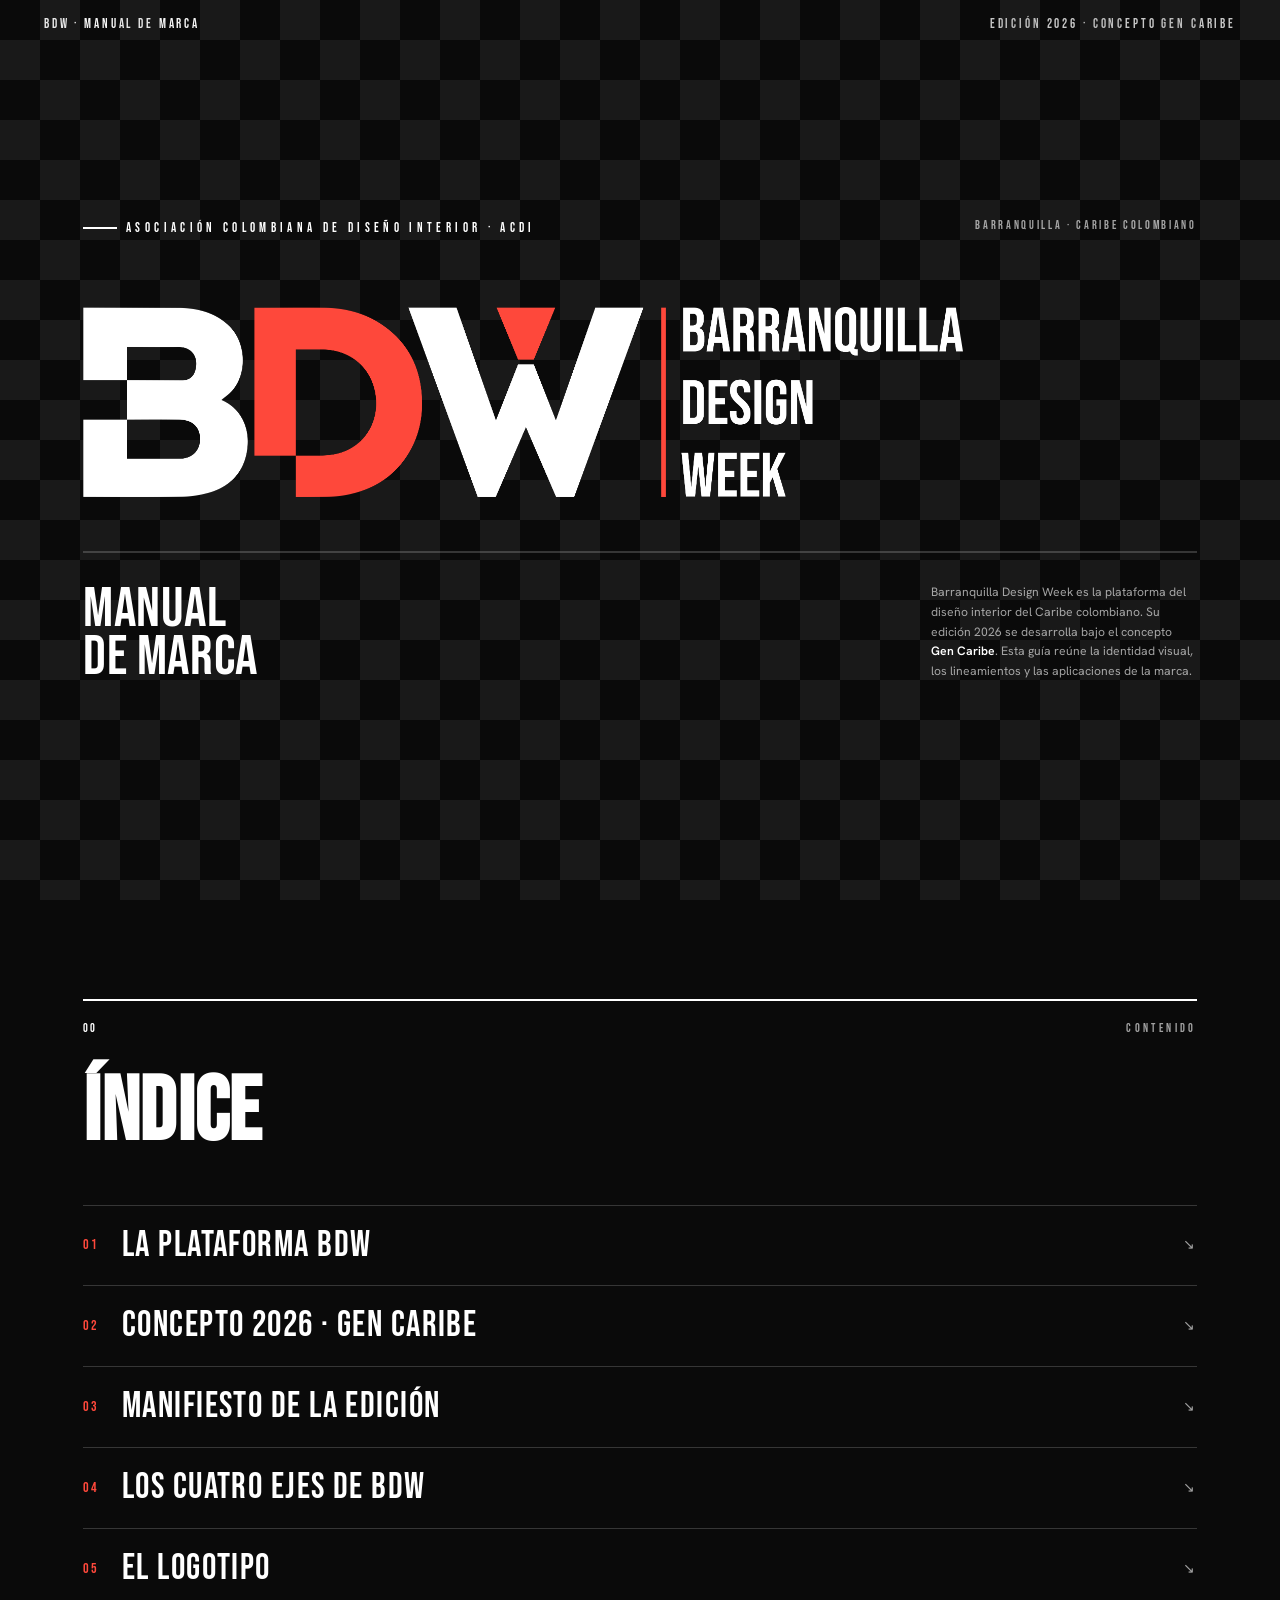
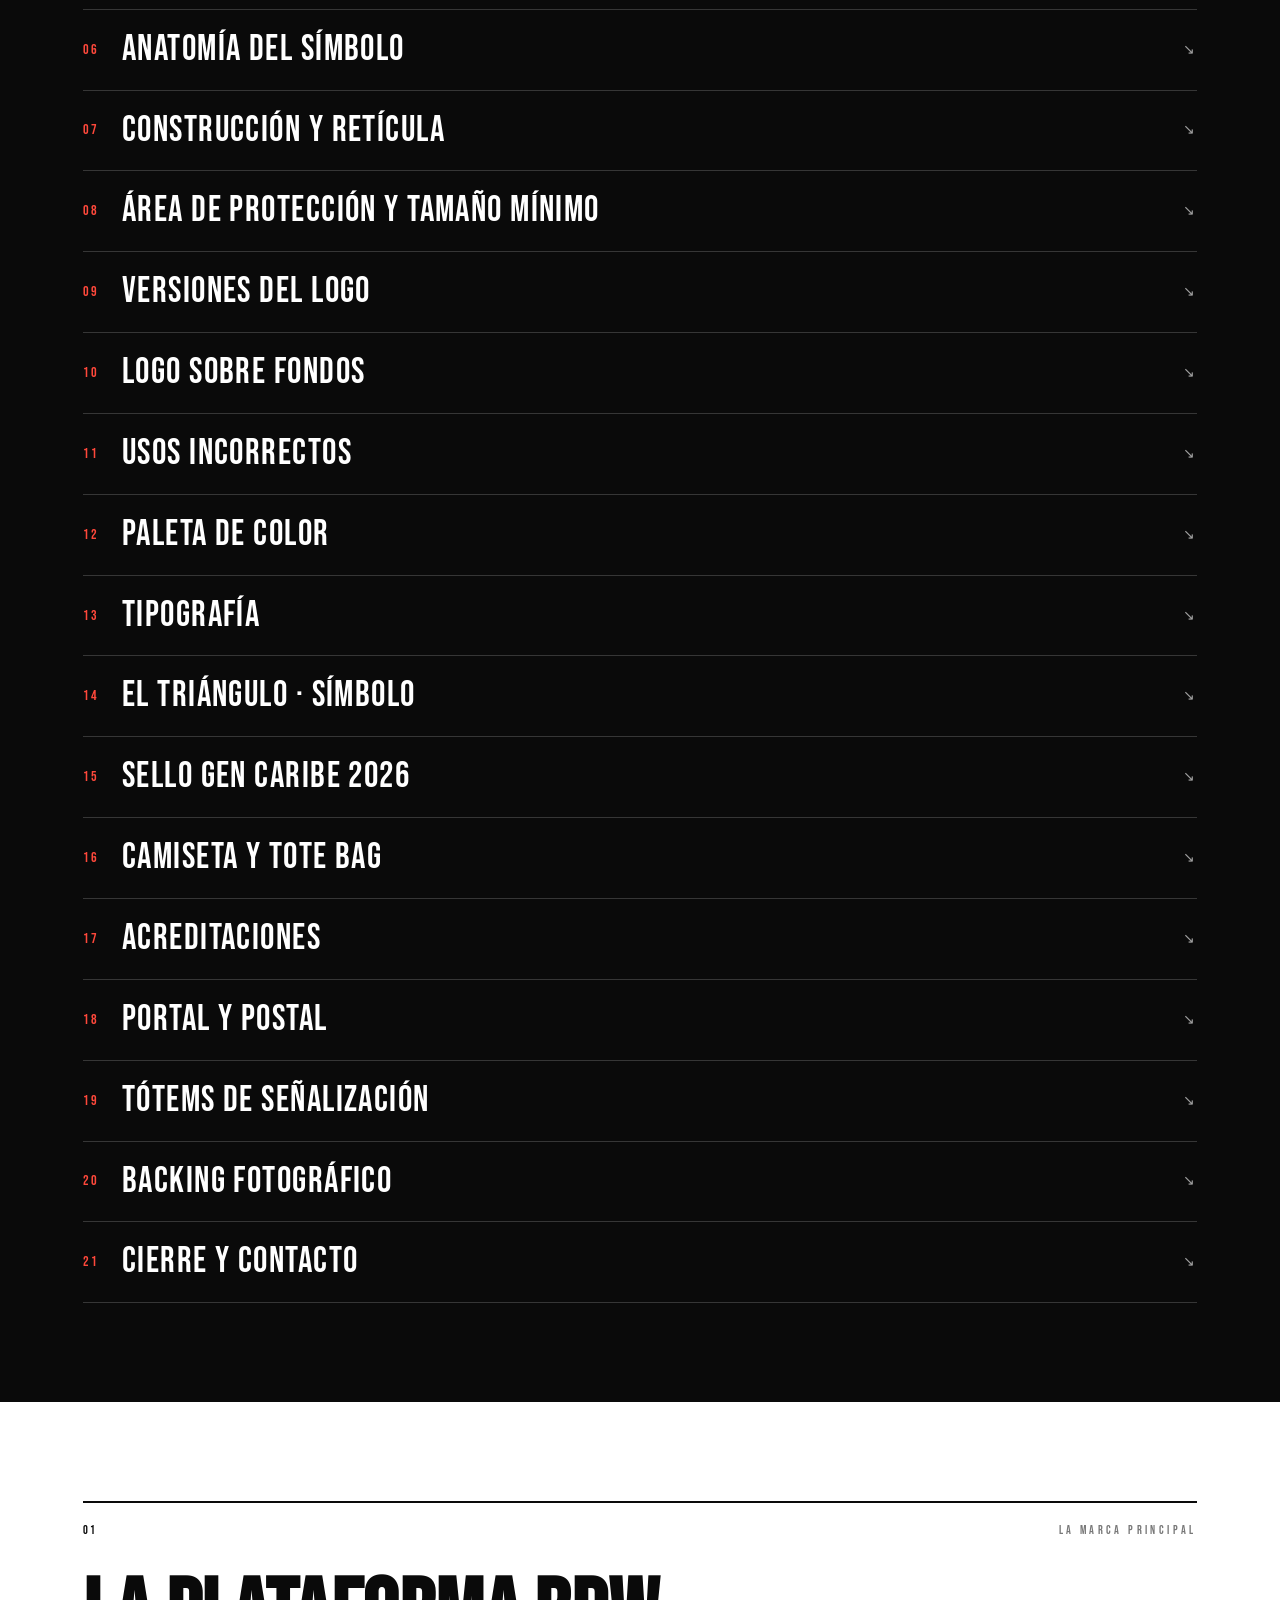
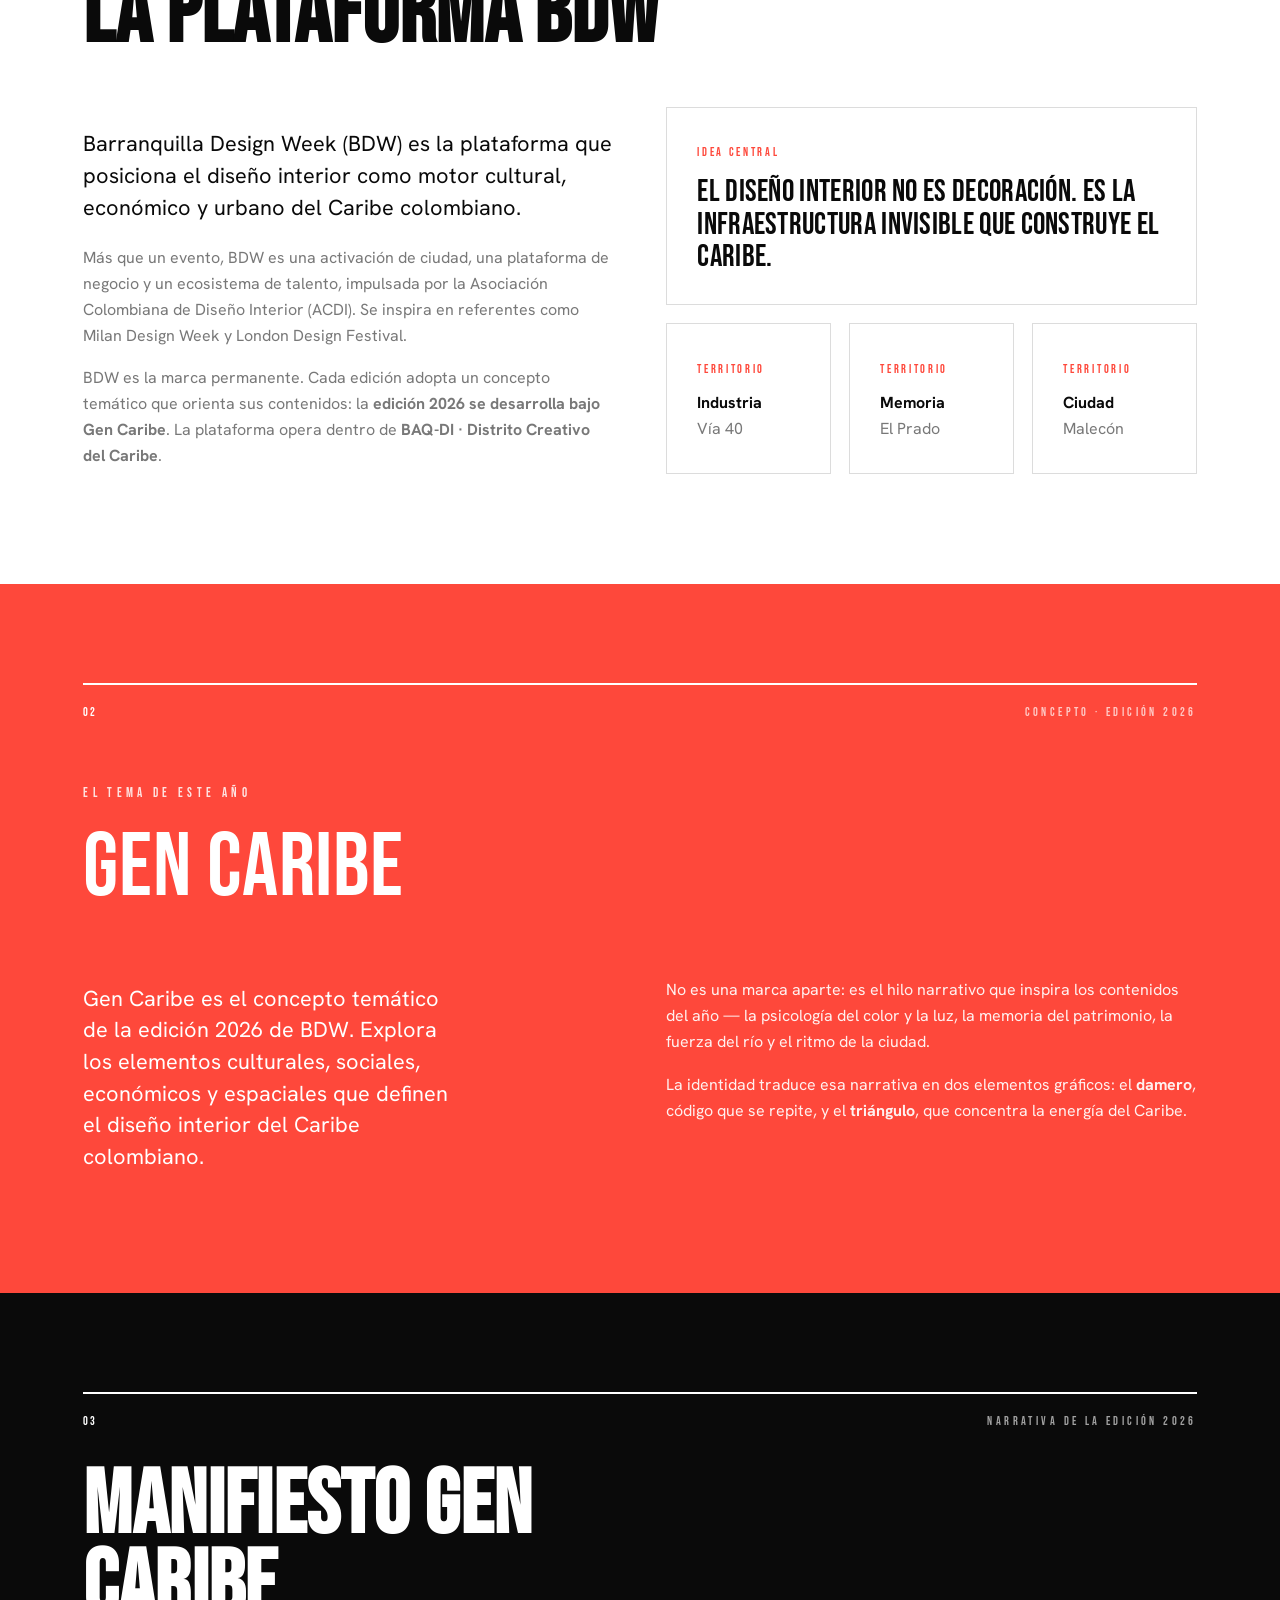
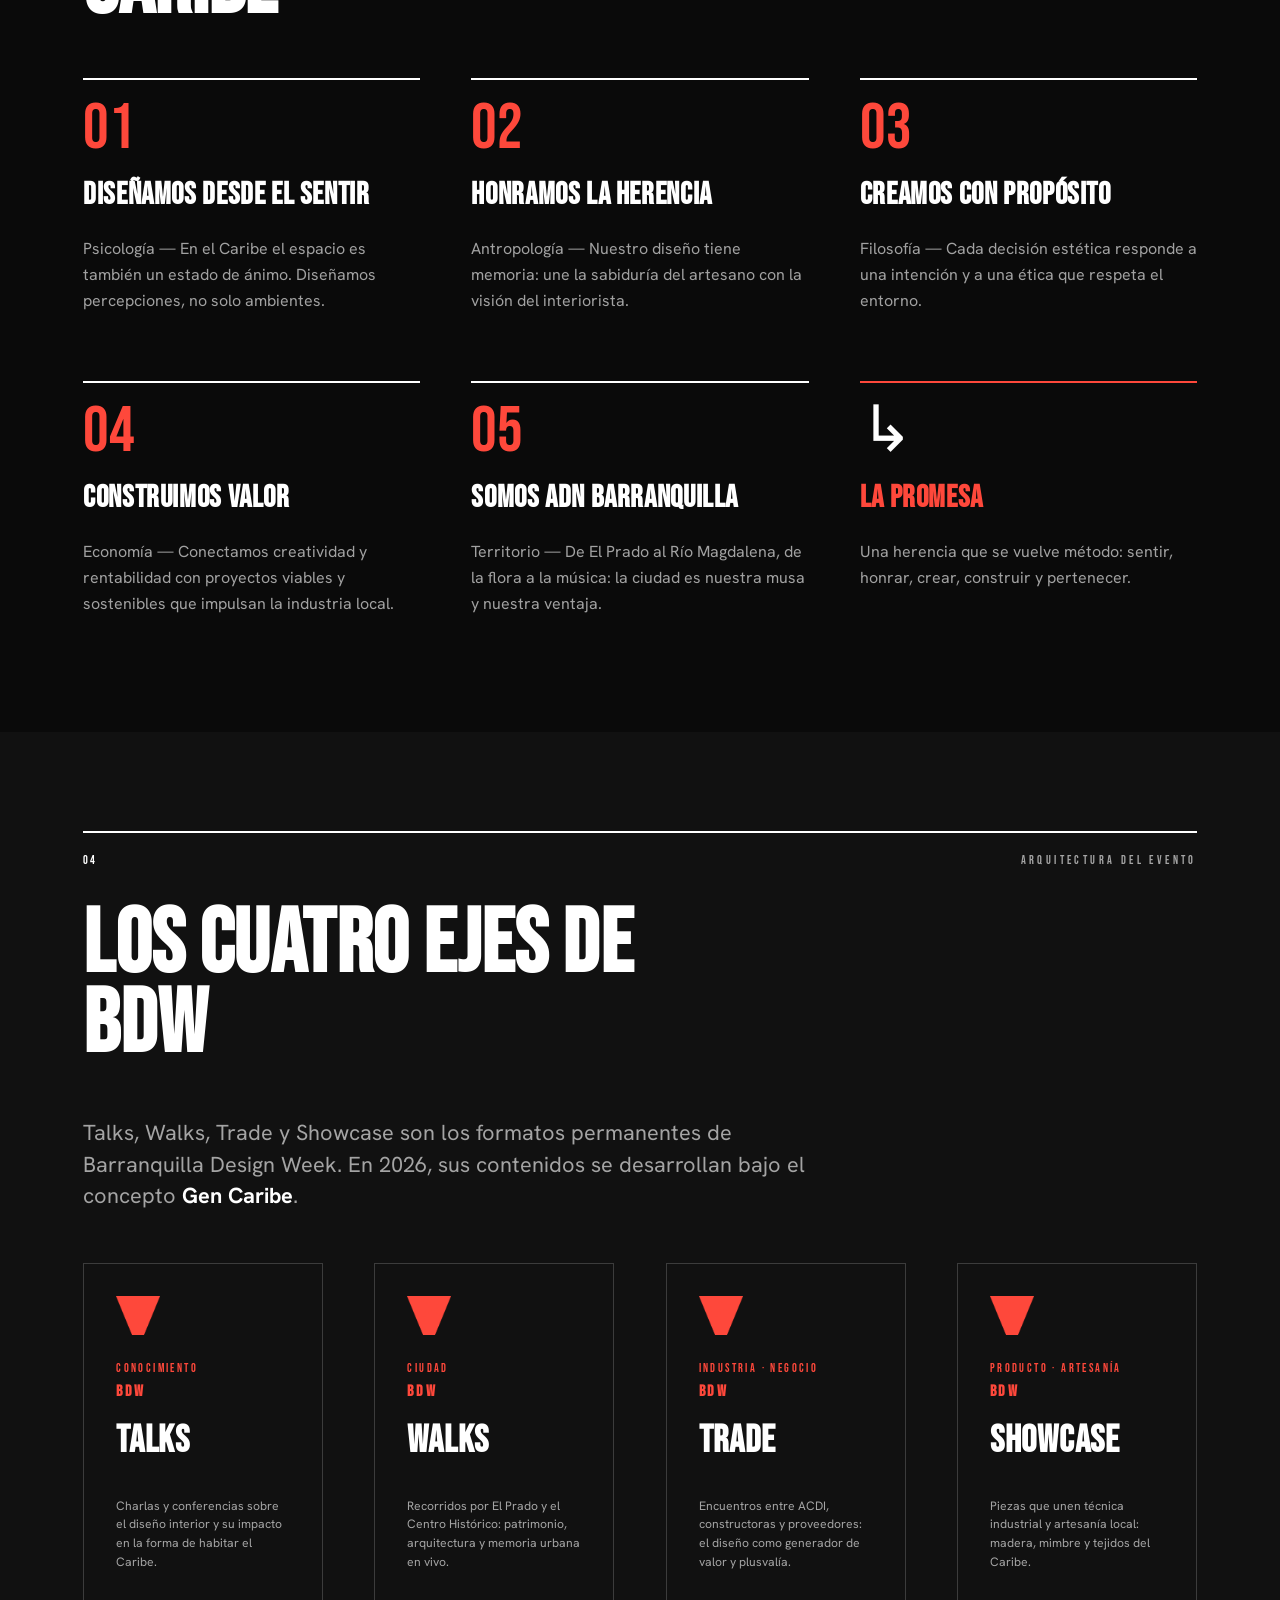
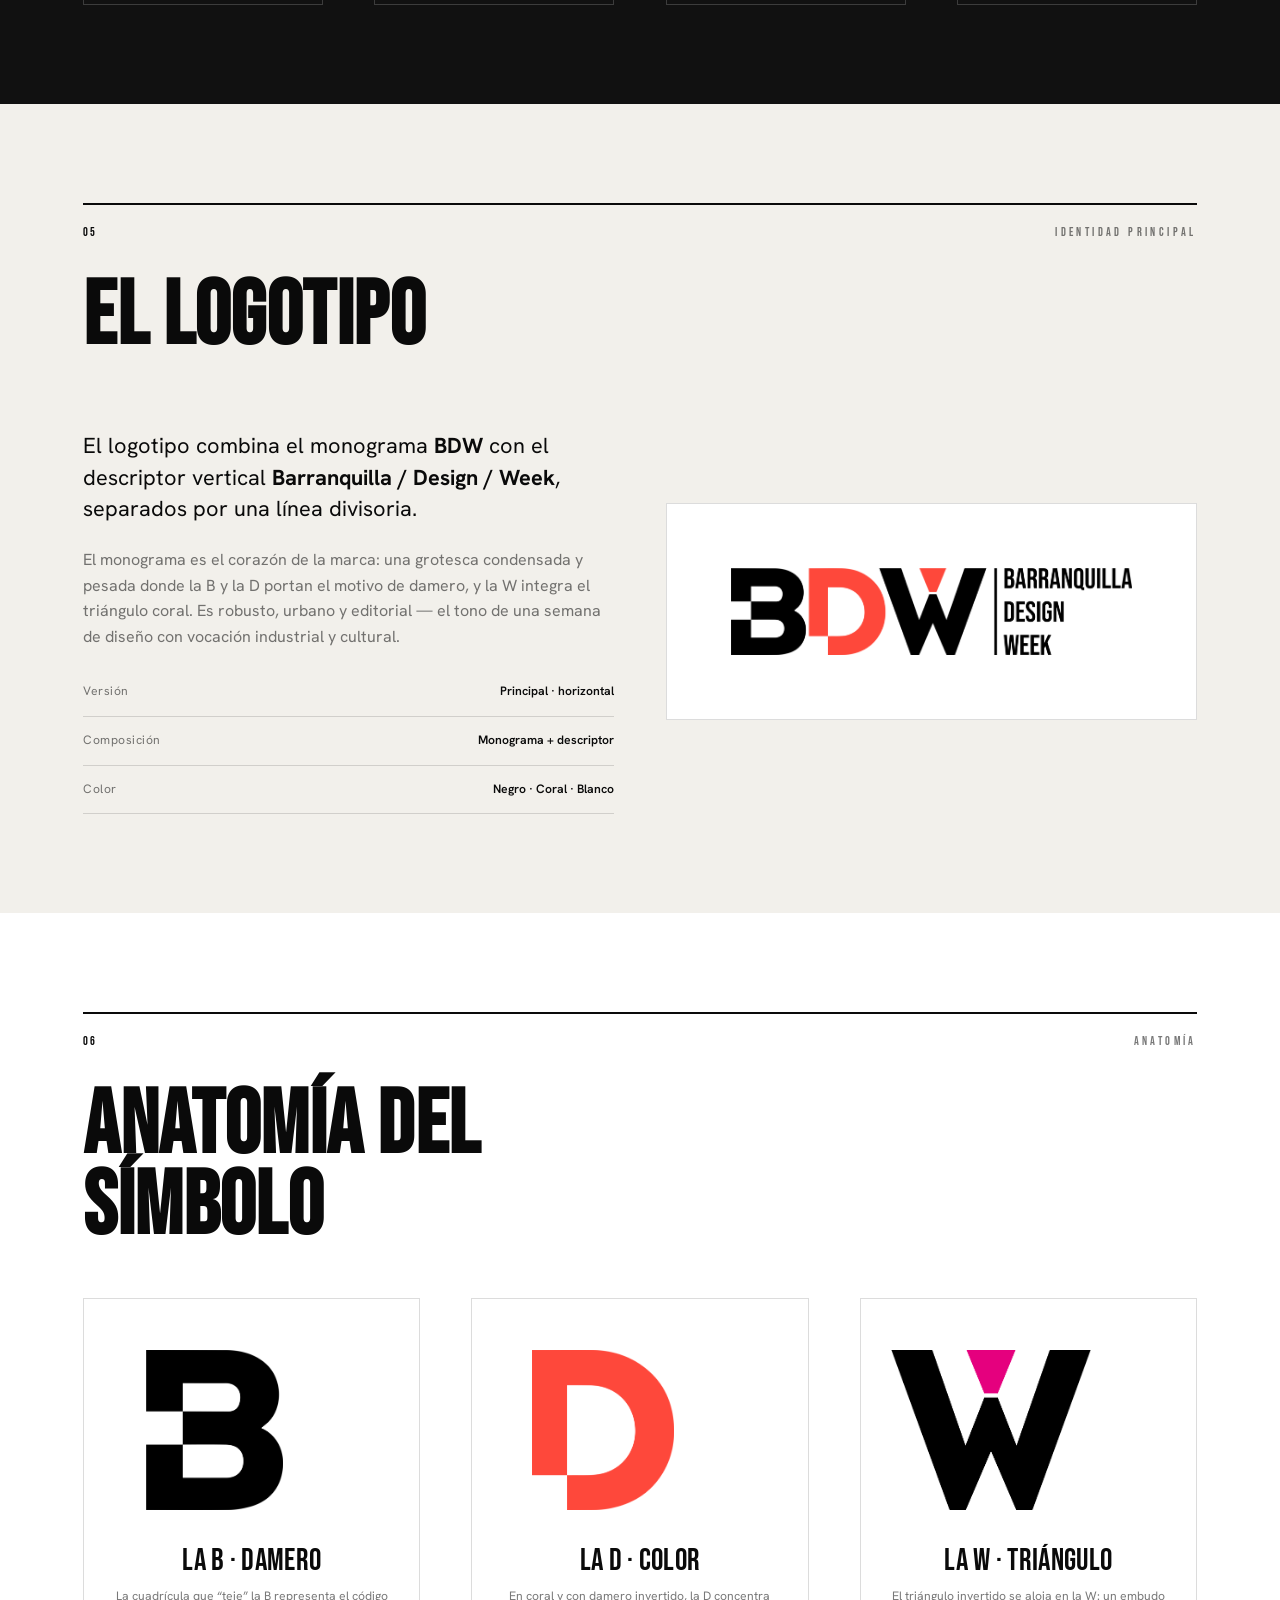
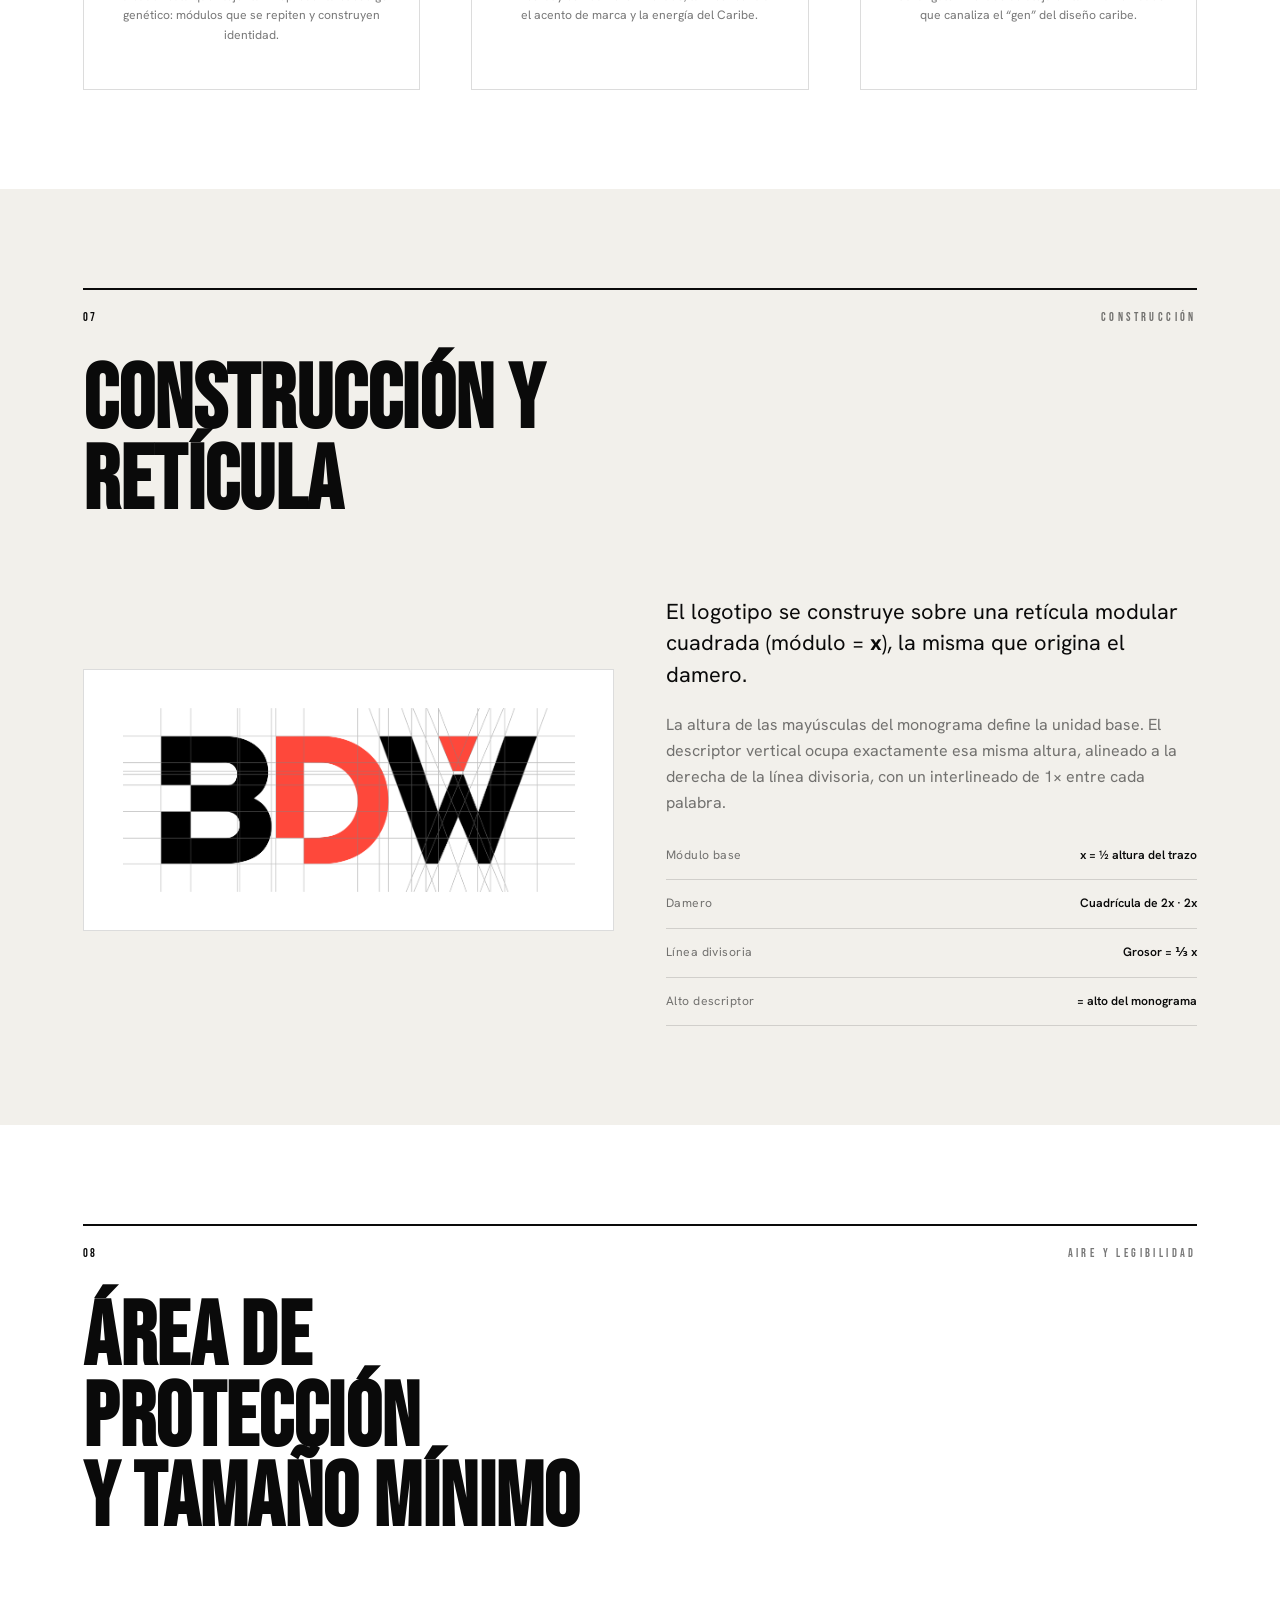
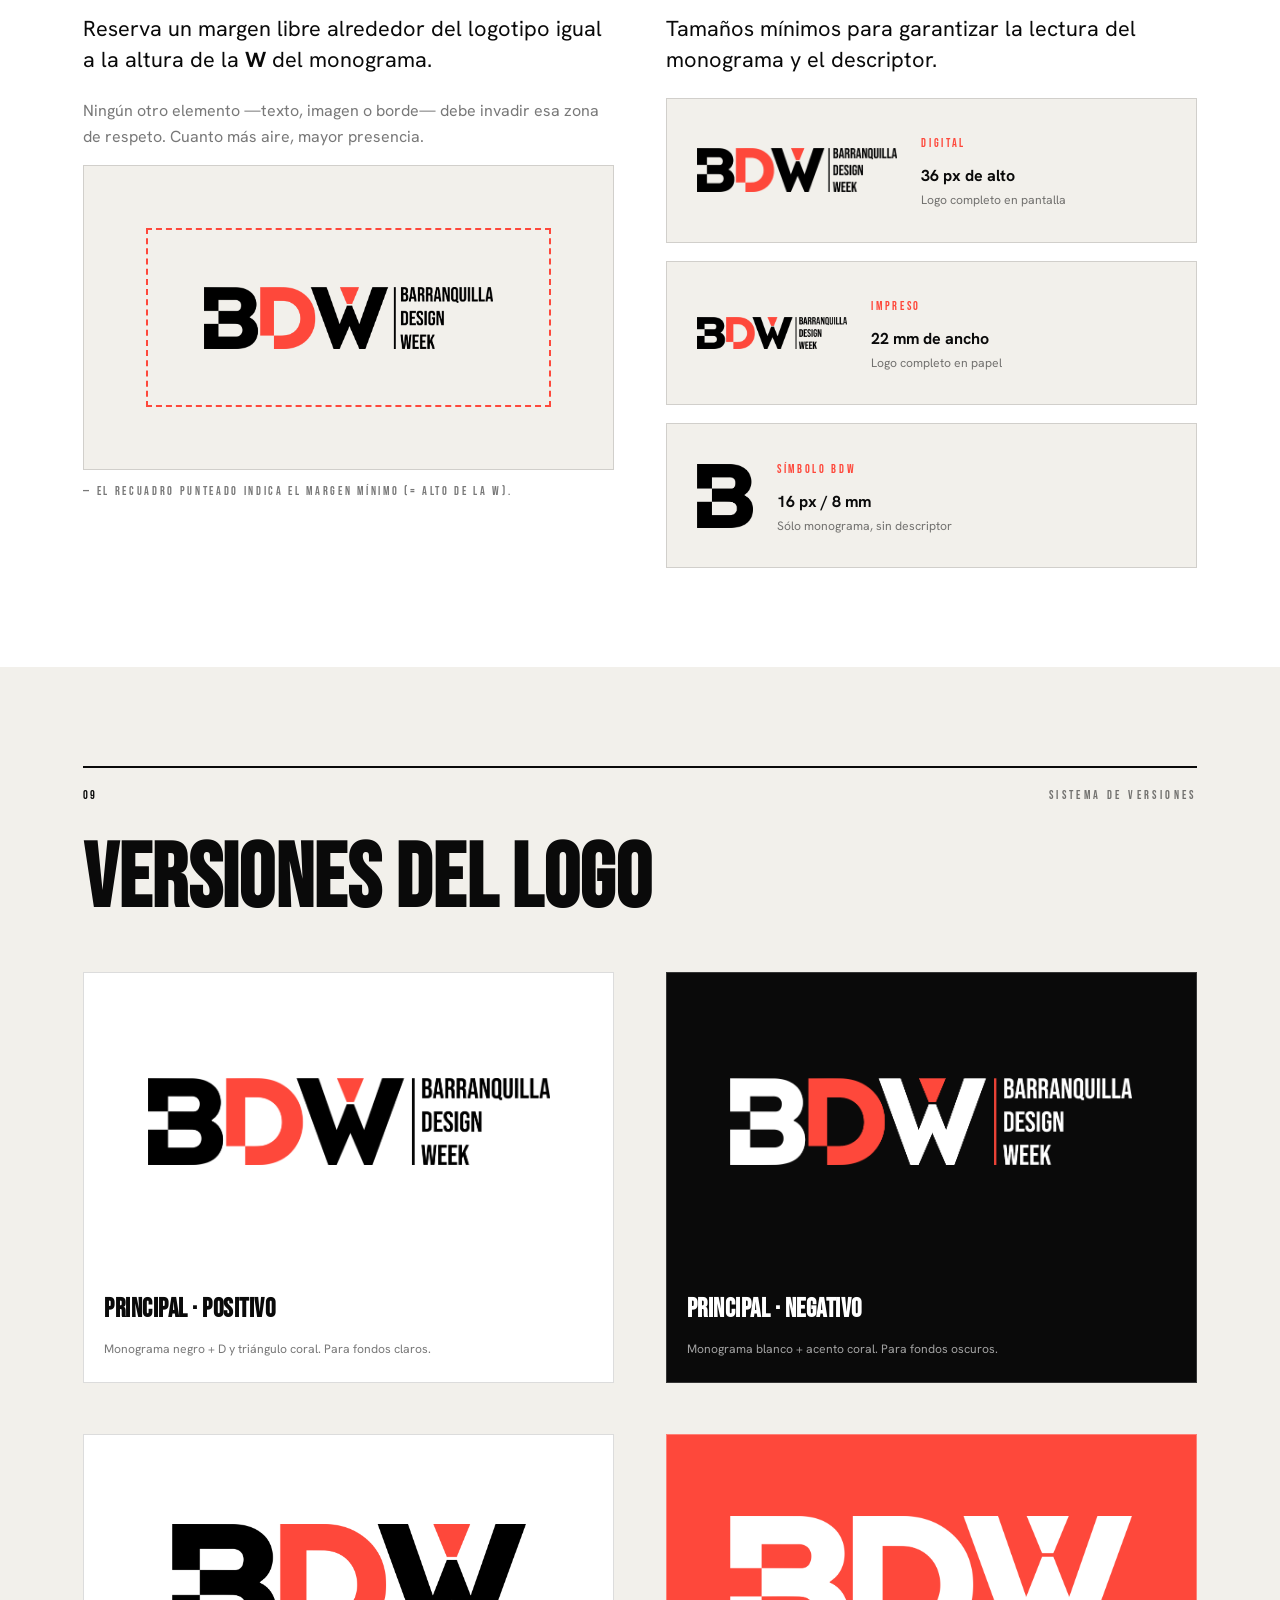
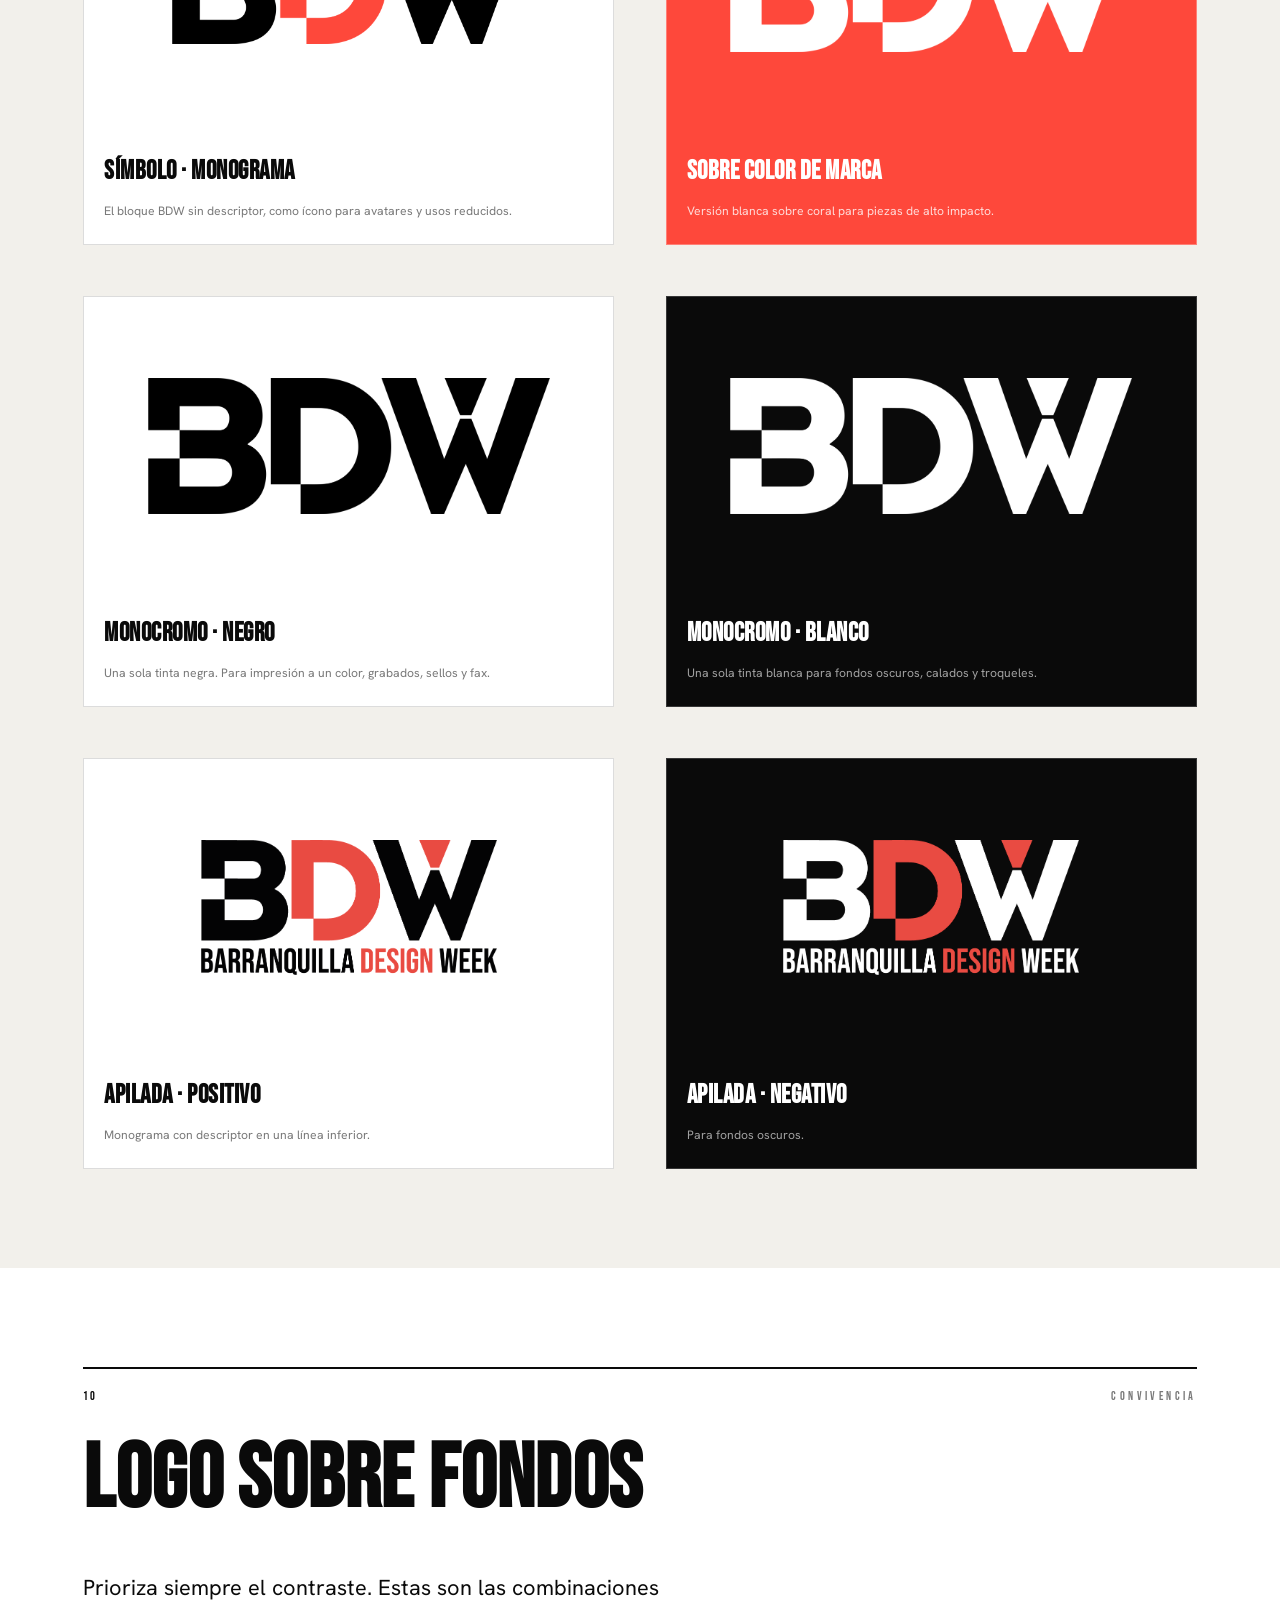
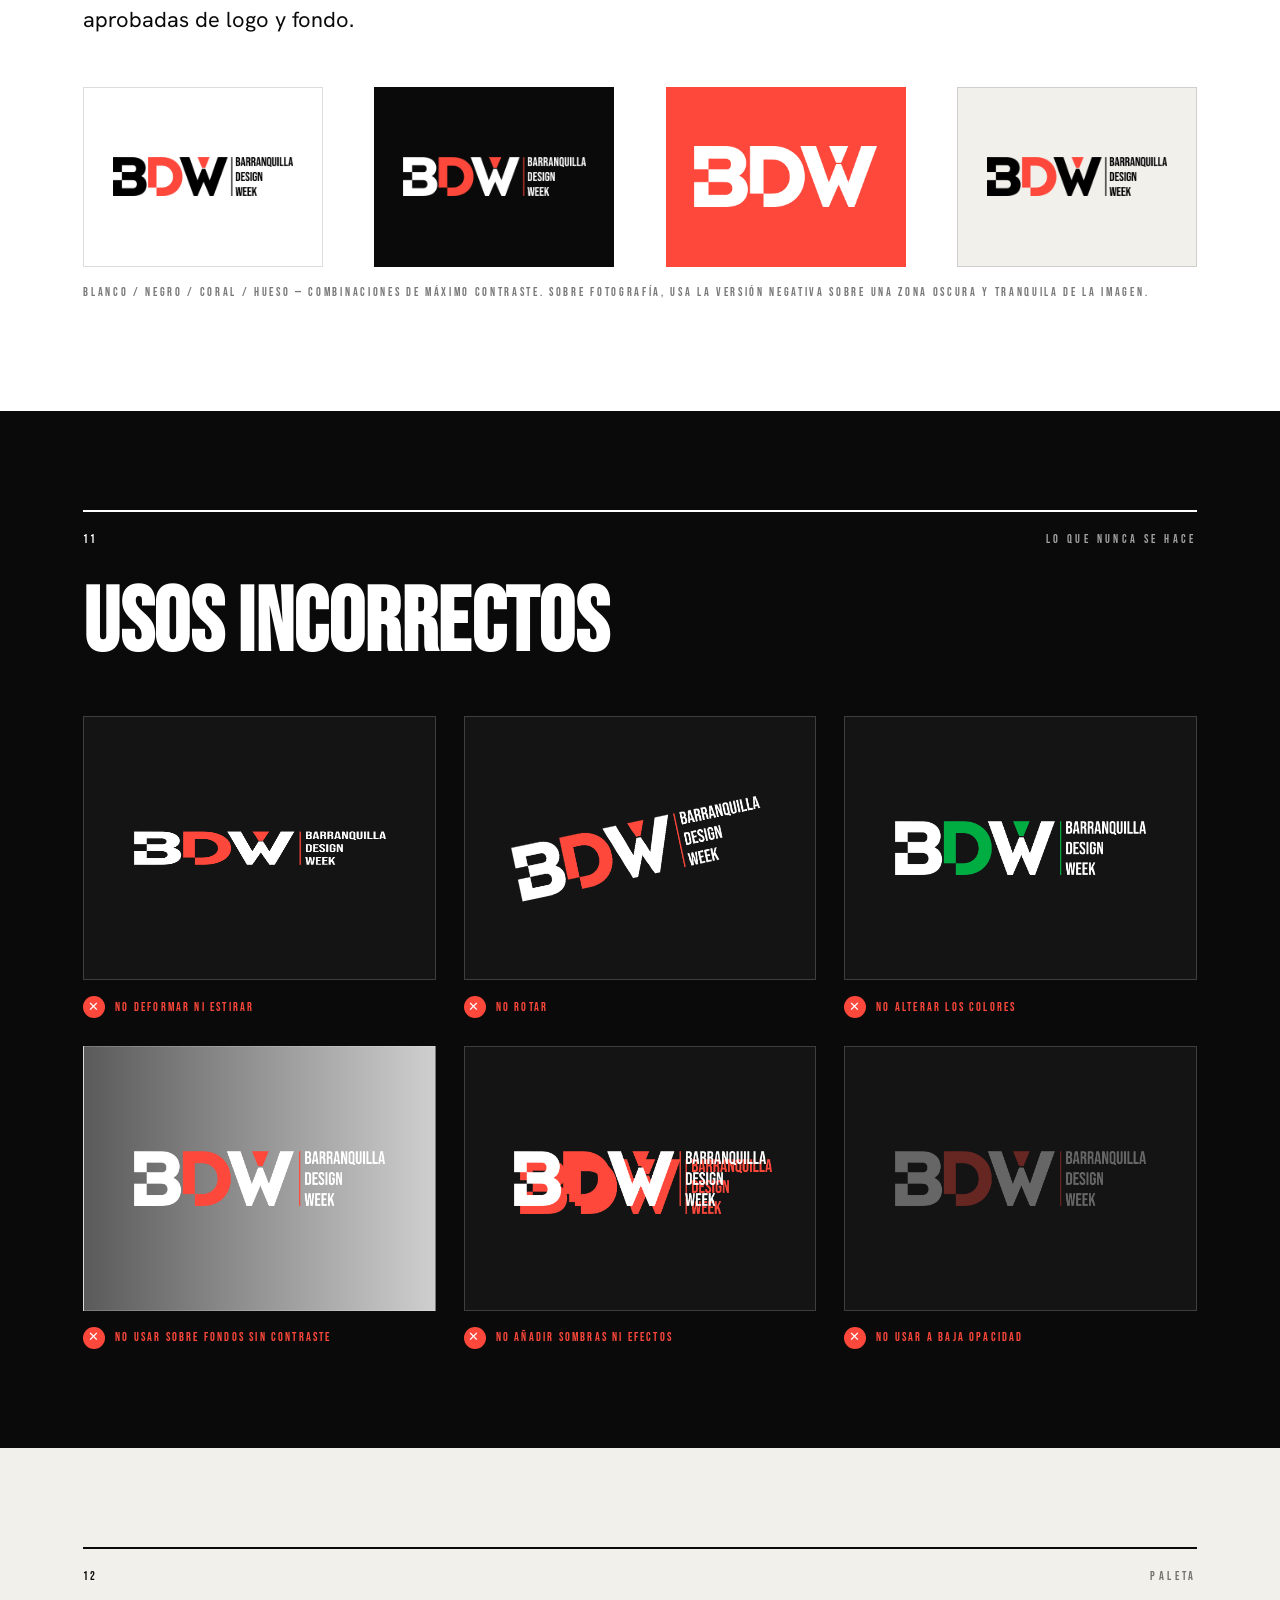
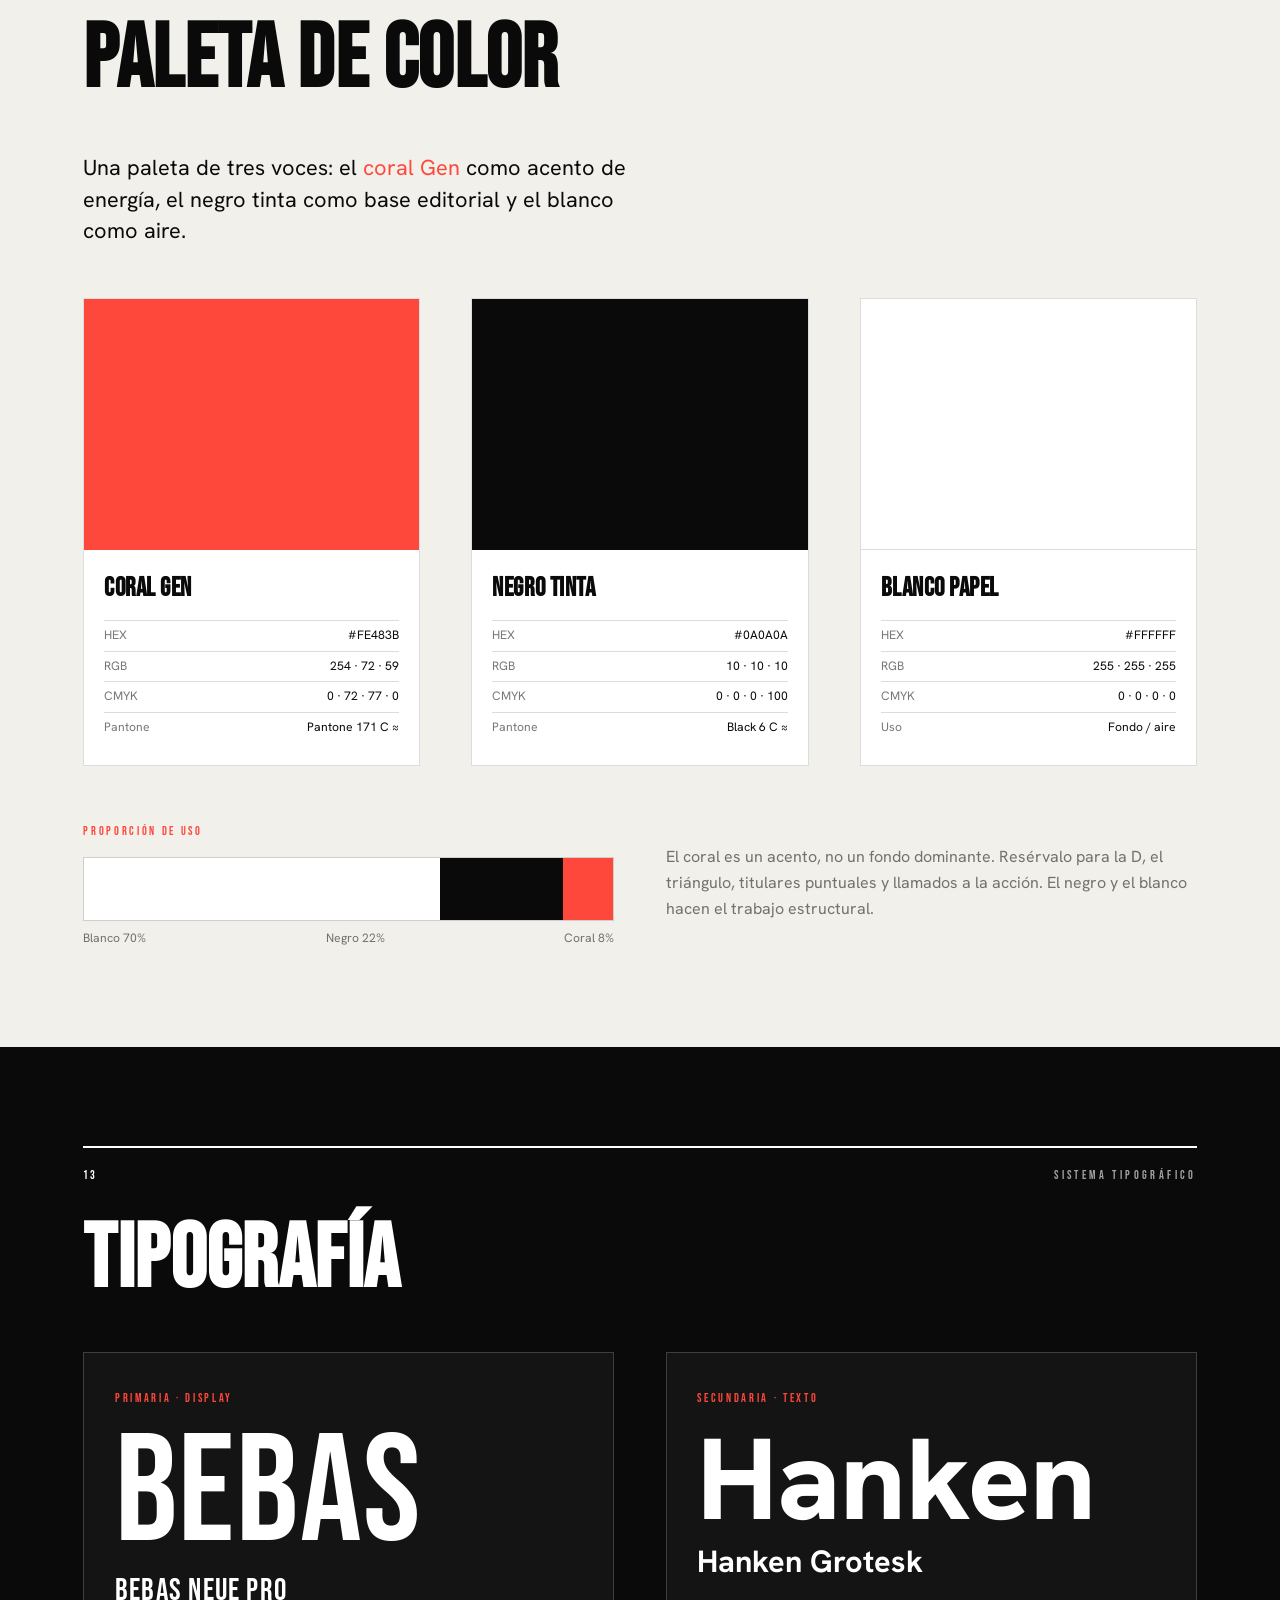
<file: index.html>
<!DOCTYPE html>
<html lang="es">
<head>
<meta charset="UTF-8" />
<meta name="viewport" content="width=device-width, initial-scale=1.0" />
<title>BDW · Manual de Marca — Barranquilla Design Week</title>
<link rel="stylesheet" href="brandbook.css" />
</head>
<body>

<template id="__bundler_thumbnail">
  <svg viewBox="0 0 100 100" xmlns="http://www.w3.org/2000/svg">
    <rect width="100" height="100" fill="#0A0A0A"/>
    <rect x="30" y="30" width="40" height="40" fill="#FE483B"/>
    <text x="50" y="62" font-family="Arial Black, sans-serif" font-size="34" fill="#fff" text-anchor="middle" font-weight="900">B</text>
  </svg>
</template>

<div class="progress" id="progress"></div>
<div class="topbar">
  <span>BDW · MANUAL DE MARCA</span>
  <span class="right">EDICIÓN 2026 · CONCEPTO GEN CARIBE</span>
</div>

<!-- ============================================================
     00 · PORTADA
============================================================ -->
<section class="section dark" id="cover" data-screen-label="Portada" style="min-height:100vh;display:flex;align-items:center;">
  <div class="damero-bw" style="position:absolute;inset:0;opacity:.06;--d:40px;"></div>
  <div class="wrap" style="position:relative;">
    <div style="display:flex;justify-content:space-between;align-items:baseline;margin-bottom:8vh;">
      <span class="eyebrow">Asociación Colombiana de Diseño Interior · ACDI</span>
      <span class="mono-label muted">Barranquilla · Caribe Colombiano</span>
    </div>
    <img src="assets/logo-bdw-white.png" alt="Barranquilla Design Week" style="width:min(880px,100%);height:auto;margin-bottom:6vh;" />
    <div style="display:flex;flex-wrap:wrap;justify-content:space-between;align-items:flex-end;gap:28px;border-top:2px solid var(--line-on-dark);padding-top:30px;">
      <h1 class="display" style="font-size:var(--t-h2);margin:0;max-width:18ch;">Manual<br>de marca</h1>
      <p class="muted" style="margin:0;max-width:38ch;font-size:var(--t-small);">Barranquilla Design Week es la plataforma del diseño interior del Caribe colombiano. Su edición 2026 se desarrolla bajo el concepto <strong style="color:#fff;font-weight:600;">Gen Caribe</strong>. Esta guía reúne la identidad visual, los lineamientos y las aplicaciones de la marca.</p>
    </div>
  </div>
</section>

<!-- ============================================================
     ÍNDICE
============================================================ -->
<section class="section dark" id="indice" data-screen-label="Índice">
  <div class="wrap">
    <div class="sec-head">
      <div class="sec-meta"><span class="sec-num">00</span><span class="sec-tag">Contenido</span></div>
      <h2 class="sec-title">Índice</h2>
    </div>
    <ul class="toc">
      <li><a href="#evento"><span class="n">01</span><span>La plataforma BDW</span><span class="pg">↘</span></a></li>
      <li><a href="#concepto"><span class="n">02</span><span>Concepto 2026 · Gen Caribe</span><span class="pg">↘</span></a></li>
      <li><a href="#manifiesto"><span class="n">03</span><span>Manifiesto de la edición</span><span class="pg">↘</span></a></li>
      <li><a href="#pilares"><span class="n">04</span><span>Los cuatro ejes de BDW</span><span class="pg">↘</span></a></li>
      <li><a href="#logo"><span class="n">05</span><span>El logotipo</span><span class="pg">↘</span></a></li>
      <li><a href="#anatomia"><span class="n">06</span><span>Anatomía del símbolo</span><span class="pg">↘</span></a></li>
      <li><a href="#reticula"><span class="n">07</span><span>Construcción y retícula</span><span class="pg">↘</span></a></li>
      <li><a href="#proteccion"><span class="n">08</span><span>Área de protección y tamaño mínimo</span><span class="pg">↘</span></a></li>
      <li><a href="#versiones"><span class="n">09</span><span>Versiones del logo</span><span class="pg">↘</span></a></li>
      <li><a href="#fondos"><span class="n">10</span><span>Logo sobre fondos</span><span class="pg">↘</span></a></li>
      <li><a href="#usos"><span class="n">11</span><span>Usos incorrectos</span><span class="pg">↘</span></a></li>
      <li><a href="#color"><span class="n">12</span><span>Paleta de color</span><span class="pg">↘</span></a></li>
      <li><a href="#tipografia"><span class="n">13</span><span>Tipografía</span><span class="pg">↘</span></a></li>
      <li><a href="#triangulo"><span class="n">14</span><span>El triángulo · Símbolo</span><span class="pg">↘</span></a></li>
      <li><a href="#sello"><span class="n">15</span><span>Sello Gen Caribe 2026</span><span class="pg">↘</span></a></li>
      <li><a href="#textil"><span class="n">16</span><span>Camiseta y tote bag</span><span class="pg">↘</span></a></li>
      <li><a href="#acreditaciones"><span class="n">17</span><span>Acreditaciones</span><span class="pg">↘</span></a></li>
      <li><a href="#portal"><span class="n">18</span><span>Portal y postal</span><span class="pg">↘</span></a></li>
      <li><a href="#totems"><span class="n">19</span><span>Tótems de señalización</span><span class="pg">↘</span></a></li>
      <li><a href="#backing"><span class="n">20</span><span>Backing fotográfico</span><span class="pg">↘</span></a></li>
      <li><a href="#cierre"><span class="n">21</span><span>Cierre y contacto</span><span class="pg">↘</span></a></li>
    </ul>
  </div>
</section>

<!-- ============================================================
     01 · EL EVENTO
============================================================ -->
<section class="section" id="evento" data-screen-label="El evento">
  <div class="wrap">
    <div class="sec-head">
      <div class="sec-meta"><span class="sec-num">01</span><span class="sec-tag">La marca principal</span></div>
      <h2 class="sec-title">La plataforma BDW</h2>
    </div>
    <div class="grid cols-2" style="align-items:start;">
      <div class="flow">
        <p class="lead">Barranquilla Design Week (BDW) es la plataforma que posiciona el diseño interior como motor cultural, económico y urbano del Caribe colombiano.</p>
        <p class="muted">Más que un evento, BDW es una activación de ciudad, una plataforma de negocio y un ecosistema de talento, impulsada por la Asociación Colombiana de Diseño Interior (ACDI). Se inspira en referentes como Milan Design Week y London Design Festival.</p>
        <p class="muted">BDW es la marca permanente. Cada edición adopta un concepto temático que orienta sus contenidos: la <strong>edición 2026 se desarrolla bajo Gen Caribe</strong>. La plataforma opera dentro de <strong>BAQ-DI · Distrito Creativo del Caribe</strong>.</p>
      </div>
      <div class="grid" style="gap:18px;">
        <div class="card">
          <span class="mono-label mag">Idea central</span>
          <p style="margin:12px 0 0;font-size:var(--t-h3);font-family:var(--display);line-height:1.05;letter-spacing:.01em;">El diseño interior no es decoración. Es la infraestructura invisible que construye el Caribe.</p>
        </div>
        <div class="grid cols-3 keep" style="gap:18px;">
          <div class="card"><span class="mono-label mag">Territorio</span><p style="margin:10px 0 0;font-weight:700;">Industria<br><span class="muted" style="font-weight:400;">Vía 40</span></p></div>
          <div class="card"><span class="mono-label mag">Territorio</span><p style="margin:10px 0 0;font-weight:700;">Memoria<br><span class="muted" style="font-weight:400;">El Prado</span></p></div>
          <div class="card"><span class="mono-label mag">Territorio</span><p style="margin:10px 0 0;font-weight:700;">Ciudad<br><span class="muted" style="font-weight:400;">Malecón</span></p></div>
        </div>
      </div>
    </div>
  </div>
</section>

<!-- ============================================================
     02 · CONCEPTO
============================================================ -->
<section class="section magenta" id="concepto" data-screen-label="Concepto">
  <div class="wrap">
    <div class="sec-head">
      <div class="sec-meta"><span class="sec-num">02</span><span class="sec-tag">Concepto · Edición 2026</span></div>
    </div>
    <p class="eyebrow no-rule" style="color:#fff;opacity:.85;">El tema de este año</p>
    <h2 class="display" style="font-size:var(--t-h1);margin:.2em 0 .4em;max-width:18ch;">Gen Caribe</h2>
    <div class="grid cols-2" style="margin-top:6vh;align-items:start;">
      <p class="lead" style="max-width:32ch;">Gen Caribe es el concepto temático de la edición 2026 de BDW. Explora los elementos culturales, sociales, económicos y espaciales que definen el diseño interior del Caribe colombiano.</p>
      <div class="flow">
        <p style="opacity:.92;">No es una marca aparte: es el hilo narrativo que inspira los contenidos del año — la psicología del color y la luz, la memoria del patrimonio, la fuerza del río y el ritmo de la ciudad.</p>
        <p style="opacity:.92;">La identidad traduce esa narrativa en dos elementos gráficos: el <strong>damero</strong>, código que se repite, y el <strong>triángulo</strong>, que concentra la energía del Caribe.</p>
      </div>
    </div>
  </div>
</section>

<!-- ============================================================
     03 · MANIFIESTO — 5 PRINCIPIOS
============================================================ -->
<section class="section dark" id="manifiesto" data-screen-label="Manifiesto">
  <div class="wrap">
    <div class="sec-head">
      <div class="sec-meta"><span class="sec-num">03</span><span class="sec-tag">Narrativa de la edición 2026</span></div>
      <h2 class="sec-title">Manifiesto Gen Caribe</h2>
    </div>
    <div class="grid cols-3 keep" style="gap:var(--gap) clamp(28px,4vw,64px);">
      <div class="principle">
        <div class="pn">01</div>
        <h4>Diseñamos desde el sentir</h4>
        <p class="muted">Psicología — En el Caribe el espacio es también un estado de ánimo. Diseñamos percepciones, no solo ambientes.</p>
      </div>
      <div class="principle">
        <div class="pn">02</div>
        <h4>Honramos la herencia</h4>
        <p class="muted">Antropología — Nuestro diseño tiene memoria: une la sabiduría del artesano con la visión del interiorista.</p>
      </div>
      <div class="principle">
        <div class="pn">03</div>
        <h4>Creamos con propósito</h4>
        <p class="muted">Filosofía — Cada decisión estética responde a una intención y a una ética que respeta el entorno.</p>
      </div>
      <div class="principle">
        <div class="pn">04</div>
        <h4>Construimos valor</h4>
        <p class="muted">Economía — Conectamos creatividad y rentabilidad con proyectos viables y sostenibles que impulsan la industria local.</p>
      </div>
      <div class="principle">
        <div class="pn">05</div>
        <h4>Somos ADN Barranquilla</h4>
        <p class="muted">Territorio — De El Prado al Río Magdalena, de la flora a la música: la ciudad es nuestra musa y nuestra ventaja.</p>
      </div>
      <div class="principle" style="border-color:var(--magenta);">
        <div class="pn" style="color:#fff;">↳</div>
        <h4 class="mag">La promesa</h4>
        <p class="muted">Una herencia que se vuelve método: sentir, honrar, crear, construir y pertenecer.</p>
      </div>
    </div>
  </div>
</section>

<!-- ============================================================
     04 · PILARES
============================================================ -->
<section class="section dark" id="pilares" data-screen-label="Pilares" style="background:#111;">
  <div class="wrap">
    <div class="sec-head">
      <div class="sec-meta"><span class="sec-num">04</span><span class="sec-tag">Arquitectura del evento</span></div>
      <h2 class="sec-title">Los cuatro ejes de BDW</h2>
    </div>
    <p class="lead" style="max-width:62ch;margin-bottom:var(--gap);color:var(--mute-on-dark);">Talks, Walks, Trade y Showcase son los formatos permanentes de Barranquilla Design Week. En 2026, sus contenidos se desarrollan bajo el concepto <strong style="color:#fff;">Gen Caribe</strong>.</p>
    <div class="grid cols-4 keep">
      <div class="pillar">
        <img class="tri" src="assets/triangle.png" alt="" />
        <span class="k">Conocimiento</span>
        <h4><span style="display:block;font-size:.42em;letter-spacing:.16em;color:var(--magenta);margin-bottom:6px;">BDW</span>Talks</h4>
        <p>Charlas y conferencias sobre el diseño interior y su impacto en la forma de habitar el Caribe.</p>
      </div>
      <div class="pillar">
        <img class="tri" src="assets/triangle.png" alt="" />
        <span class="k">Ciudad</span>
        <h4><span style="display:block;font-size:.42em;letter-spacing:.16em;color:var(--magenta);margin-bottom:6px;">BDW</span>Walks</h4>
        <p>Recorridos por El Prado y el Centro Histórico: patrimonio, arquitectura y memoria urbana en vivo.</p>
      </div>
      <div class="pillar">
        <img class="tri" src="assets/triangle.png" alt="" />
        <span class="k">Industria · Negocio</span>
        <h4><span style="display:block;font-size:.42em;letter-spacing:.16em;color:var(--magenta);margin-bottom:6px;">BDW</span>Trade</h4>
        <p>Encuentros entre ACDI, constructoras y proveedores: el diseño como generador de valor y plusvalía.</p>
      </div>
      <div class="pillar">
        <img class="tri" src="assets/triangle.png" alt="" />
        <span class="k">Producto · Artesanía</span>
        <h4><span style="display:block;font-size:.42em;letter-spacing:.16em;color:var(--magenta);margin-bottom:6px;">BDW</span>Showcase</h4>
        <p>Piezas que unen técnica industrial y artesanía local: madera, mimbre y tejidos del Caribe.</p>
      </div>
    </div>
  </div>
</section>

<!-- ============================================================
     05 · EL LOGOTIPO
============================================================ -->
<section class="section bone" id="logo" data-screen-label="El logotipo">
  <div class="wrap">
    <div class="sec-head">
      <div class="sec-meta"><span class="sec-num">05</span><span class="sec-tag">Identidad principal</span></div>
      <h2 class="sec-title">El logotipo</h2>
    </div>
    <div class="grid cols-2" style="align-items:center;">
      <div class="flow">
        <p class="lead">El logotipo combina el monograma <strong>BDW</strong> con el descriptor vertical <strong>Barranquilla / Design / Week</strong>, separados por una línea divisoria.</p>
        <p class="muted">El monograma es el corazón de la marca: una grotesca condensada y pesada donde la B y la D portan el motivo de damero, y la W integra el triángulo coral. Es robusto, urbano y editorial — el tono de una semana de diseño con vocación industrial y cultural.</p>
        <ul class="spec" style="margin-top:18px;">
          <li><span>Versión</span><span>Principal · horizontal</span></li>
          <li><span>Composición</span><span>Monograma + descriptor</span></li>
          <li><span>Color</span><span>Negro · Coral · Blanco</span></li>
        </ul>
      </div>
      <div class="figure" style="background:#fff;">
        <img src="assets/logo-bdw-black.png" alt="Logotipo BDW principal" style="width:min(560px,100%);" />
      </div>
    </div>
  </div>
</section>

<!-- ============================================================
     06 · ANATOMÍA
============================================================ -->
<section class="section" id="anatomia" data-screen-label="Anatomía">
  <div class="wrap">
    <div class="sec-head">
      <div class="sec-meta"><span class="sec-num">06</span><span class="sec-tag">Anatomía</span></div>
      <h2 class="sec-title">Anatomía del símbolo</h2>
    </div>
    <div class="grid cols-3 keep">
      <div class="card center">
        <div class="tile" style="height:200px;"><img src="assets/B-black.png" alt="Letra B" style="height: 160px; width: 137px" /></div>
        <h4 class="display" style="font-size:var(--t-h3);margin:18px 0 8px;">La B · Damero</h4>
        <p class="muted" style="font-size:var(--t-small);">La cuadrícula que “teje” la B representa el código genético: módulos que se repiten y construyen identidad.</p>
      </div>
      <div class="card center">
        <div class="tile" style="height:200px;"><img src="assets/D-magenta.png" alt="Letra D" style="height:160px;width:auto;" /></div>
        <h4 class="display" style="font-size:var(--t-h3);margin:18px 0 8px;">La D · Color</h4>
        <p class="muted" style="font-size:var(--t-small);">En coral y con damero invertido, la D concentra el acento de marca y la energía del Caribe.</p>
      </div>
      <div class="card center">
        <div class="tile" style="height:200px;"><img src="assets/W-black.png" alt="Letra W" style="height: 160px; width: 200px; object-fit: cover" /></div>
        <h4 class="display" style="font-size:var(--t-h3);margin:18px 0 8px;">La W · Triángulo</h4>
        <p class="muted" style="font-size:var(--t-small);">El triángulo invertido se aloja en la W: un embudo que canaliza el “gen” del diseño caribe.</p>
      </div>
    </div>
  </div>
</section>

<!-- ============================================================
     07 · CONSTRUCCIÓN Y RETÍCULA
============================================================ -->
<section class="section bone" id="reticula" data-screen-label="Retícula">
  <div class="wrap">
    <div class="sec-head">
      <div class="sec-meta"><span class="sec-num">07</span><span class="sec-tag">Construcción</span></div>
      <h2 class="sec-title">Construcción y retícula</h2>
    </div>
    <div class="grid cols-2" style="align-items:center;">
      <div class="figure" style="background:#fff;padding:clamp(20px,3vw,40px);">
        <img src="assets/cuadricula.png" alt="Retícula de construcción del monograma" style="width:100%;" />
      </div>
      <div class="flow">
        <p class="lead">El logotipo se construye sobre una retícula modular cuadrada (módulo = <strong>x</strong>), la misma que origina el damero.</p>
        <p class="muted">La altura de las mayúsculas del monograma define la unidad base. El descriptor vertical ocupa exactamente esa misma altura, alineado a la derecha de la línea divisoria, con un interlineado de 1× entre cada palabra.</p>
        <ul class="spec" style="margin-top:10px;">
          <li><span>Módulo base</span><span>x = ½ altura del trazo</span></li>
          <li><span>Damero</span><span>Cuadrícula de 2x · 2x</span></li>
          <li><span>Línea divisoria</span><span>Grosor = ⅓ x</span></li>
          <li><span>Alto descriptor</span><span>= alto del monograma</span></li>
        </ul>
      </div>
    </div>
  </div>
</section>

<!-- ============================================================
     08 · ÁREA DE PROTECCIÓN + TAMAÑO MÍNIMO
============================================================ -->
<section class="section" id="proteccion" data-screen-label="Protección">
  <div class="wrap">
    <div class="sec-head">
      <div class="sec-meta"><span class="sec-num">08</span><span class="sec-tag">Aire y legibilidad</span></div>
      <h2 class="sec-title">Área de protección<br>y tamaño mínimo</h2>
    </div>
    <div class="grid cols-2" style="align-items:stretch;">
      <div class="flow">
        <p class="lead">Reserva un margen libre alrededor del logotipo igual a la altura de la <strong>W</strong> del monograma.</p>
        <p class="muted">Ningún otro elemento —texto, imagen o borde— debe invadir esa zona de respeto. Cuanto más aire, mayor presencia.</p>
        <div class="figure" style="margin-top:8px;position:relative;">
          <div style="position:relative;padding:14%;outline:2px dashed var(--magenta);">
            <img src="assets/logo-bdw-black.png" alt="Área de protección" style="width:min(420px,100%);" />
          </div>
        </div>
        <p class="mono-label muted" style="margin-top:14px;">— El recuadro punteado indica el margen mínimo (= alto de la W).</p>
      </div>
      <div class="flow">
        <p class="lead">Tamaños mínimos para garantizar la lectura del monograma y el descriptor.</p>
        <div class="grid" style="gap:18px;">
          <div class="card" style="display:flex;align-items:center;gap:24px;background:var(--bone);">
            <img src="assets/logo-bdw-black.png" alt="Mínimo digital" style="width:200px;" />
            <div><span class="mono-label mag">Digital</span><p style="margin:8px 0 0;font-weight:700;">36 px de alto</p><p class="muted" style="margin:2px 0 0;font-size:var(--t-small);">Logo completo en pantalla</p></div>
          </div>
          <div class="card" style="display:flex;align-items:center;gap:24px;background:var(--bone);">
            <img src="assets/logo-bdw-black.png" alt="Mínimo impreso" style="width:150px;" />
            <div><span class="mono-label mag">Impreso</span><p style="margin:8px 0 0;font-weight:700;">22 mm de ancho</p><p class="muted" style="margin:2px 0 0;font-size:var(--t-small);">Logo completo en papel</p></div>
          </div>
          <div class="card" style="display:flex;align-items:center;gap:24px;background:var(--bone);">
            <img src="assets/B-black.png" alt="Mínimo símbolo" style="height:64px;width:auto;" />
            <div><span class="mono-label mag">Símbolo BDW</span><p style="margin:8px 0 0;font-weight:700;">16 px / 8 mm</p><p class="muted" style="margin:2px 0 0;font-size:var(--t-small);">Sólo monograma, sin descriptor</p></div>
          </div>
        </div>
      </div>
    </div>
  </div>
</section>

<!-- ============================================================
     09 · VERSIONES
============================================================ -->
<section class="section bone" id="versiones" data-screen-label="Versiones">
  <div class="wrap">
    <div class="sec-head">
      <div class="sec-meta"><span class="sec-num">09</span><span class="sec-tag">Sistema de versiones</span></div>
      <h2 class="sec-title">Versiones del logo</h2>
    </div>
    <div class="grid cols-2">
      <div class="swatch" style="background:#fff;">
        <div class="tile" style="aspect-ratio:16/9;background:#fff;padding:7% 12%;"><img src="assets/logo-bdw-black.png" alt="Principal positivo" /></div>
        <div class="meta"><h4>Principal · Positivo</h4><p class="muted" style="margin:0;font-size:var(--t-small);">Monograma negro + D y triángulo coral. Para fondos claros.</p></div>
      </div>
      <div class="swatch" style="background:var(--ink);border-color:var(--line-on-dark);">
        <div class="tile" style="aspect-ratio:16/9;background:var(--ink);padding:7% 12%;"><img src="assets/logo-bdw-white.png" alt="Principal negativo" /></div>
        <div class="meta" style="color:#fff;"><h4>Principal · Negativo</h4><p style="margin:0;font-size:var(--t-small);color:var(--mute-on-dark);">Monograma blanco + acento coral. Para fondos oscuros.</p></div>
      </div>
      <div class="swatch" style="background:#fff;">
        <div class="tile" style="aspect-ratio:16/9;background:#fff;padding:8% 14%;"><img src="assets/logo-bdw-symbol-black.png" alt="Símbolo" style="height:120px;width:auto;" /></div>
        <div class="meta"><h4>Símbolo · Monograma</h4><p class="muted" style="margin:0;font-size:var(--t-small);">El bloque BDW sin descriptor, como ícono para avatares y usos reducidos.</p></div>
      </div>
      <div class="swatch" style="background:var(--magenta);border-color:rgba(255,255,255,.3);">
        <div class="tile" style="aspect-ratio:16/9;background:var(--magenta);padding:7% 12%;"><img src="assets/logo-bdw-mono-white.png" alt="Monocromo blanco sobre coral" /></div>
        <div class="meta" style="color:#fff;"><h4>Sobre color de marca</h4><p style="margin:0;font-size:var(--t-small);color:rgba(255,255,255,.8);">Versión blanca sobre coral para piezas de alto impacto.</p></div>
      </div>
      <div class="swatch" style="background:#fff;">
        <div class="tile" style="aspect-ratio:16/9;background:#fff;padding:7% 12%;"><img src="assets/logo-bdw-mono-black.png" alt="Monocromo negro" /></div>
        <div class="meta"><h4>Monocromo · Negro</h4><p class="muted" style="margin:0;font-size:var(--t-small);">Una sola tinta negra. Para impresión a un color, grabados, sellos y fax.</p></div>
      </div>
      <div class="swatch" style="background:var(--ink);border-color:var(--line-on-dark);">
        <div class="tile" style="aspect-ratio:16/9;background:var(--ink);padding:7% 12%;"><img src="assets/logo-bdw-mono-white.png" alt="Monocromo blanco" /></div>
        <div class="meta" style="color:#fff;"><h4>Monocromo · Blanco</h4><p style="margin:0;font-size:var(--t-small);color:var(--mute-on-dark);">Una sola tinta blanca para fondos oscuros, calados y troqueles.</p></div>
      </div>
    <div class="swatch" style="background:#fff;">
        <div class="tile" style="aspect-ratio:16/9;background:#fff;padding:6% 22%;"><img src="assets/bdw-apilado-negro.png" alt="Versión apilada positiva" /></div>
        <div class="meta"><h4>Apilada · Positivo</h4><p class="muted" style="margin:0;font-size:var(--t-small);">Monograma con descriptor en una línea inferior.</p></div>
      </div>
      <div class="swatch" style="background:var(--ink);border-color:var(--line-on-dark);">
        <div class="tile" style="aspect-ratio:16/9;background:var(--ink);padding:6% 22%;"><img src="assets/bdw-apilado-blanco.png" alt="Versión apilada negativa" /></div>
        <div class="meta" style="color:#fff;"><h4>Apilada · Negativo</h4><p style="margin:0;font-size:var(--t-small);color:var(--mute-on-dark);">Para fondos oscuros.</p></div>
      </div>
    </div>
  </div>
</section>

<!-- ============================================================
     10 · LOGO SOBRE FONDOS
============================================================ -->
<section class="section" id="fondos" data-screen-label="Fondos">
  <div class="wrap">
    <div class="sec-head">
      <div class="sec-meta"><span class="sec-num">10</span><span class="sec-tag">Convivencia</span></div>
      <h2 class="sec-title">Logo sobre fondos</h2>
    </div>
    <p class="lead" style="max-width:48ch;margin-bottom:var(--gap);">Prioriza siempre el contraste. Estas son las combinaciones aprobadas de logo y fondo.</p>
    <div class="grid cols-4 keep">
      <div class="tile" style="aspect-ratio:4/3;background:#fff;border:1.5px solid var(--line);padding:12%;"><img src="assets/logo-bdw-black.png" alt="" /></div>
      <div class="tile" style="aspect-ratio:4/3;background:var(--ink);padding:12%;"><img src="assets/logo-bdw-white.png" alt="" /></div>
      <div class="tile" style="aspect-ratio:4/3;background:var(--magenta);padding:12%;"><img src="assets/logo-bdw-mono-white.png" alt="" /></div>
      <div class="tile" style="aspect-ratio:4/3;background:var(--bone);border:1.5px solid var(--line);padding:12%;"><img src="assets/logo-bdw-black.png" alt="" /></div>
    </div>
    <p class="mono-label muted" style="margin-top:18px;">Blanco / Negro / Coral / Hueso — combinaciones de máximo contraste. Sobre fotografía, usa la versión negativa sobre una zona oscura y tranquila de la imagen.</p>
  </div>
</section>

<!-- ============================================================
     11 · USOS INCORRECTOS
============================================================ -->
<section class="section dark" id="usos" data-screen-label="Usos incorrectos">
  <div class="wrap">
    <div class="sec-head">
      <div class="sec-meta"><span class="sec-num">11</span><span class="sec-tag">Lo que nunca se hace</span></div>
      <h2 class="sec-title">Usos incorrectos</h2>
    </div>
    <div class="grid cols-3 keep" style="gap:28px;">
      <div>
        <div class="tile" style="aspect-ratio:4/3;background:#141414;border:1.5px solid var(--line-on-dark);padding:14%;"><img src="assets/logo-bdw-white.png" alt="" style="transform:scaleY(.62);" /></div>
        <div class="judge no"><span class="mark">✕</span> No deformar ni estirar</div>
      </div>
      <div>
        <div class="tile" style="aspect-ratio:4/3;background:#141414;border:1.5px solid var(--line-on-dark);padding:14%;"><img src="assets/logo-bdw-white.png" alt="" style="transform:rotate(-12deg);" /></div>
        <div class="judge no"><span class="mark">✕</span> No rotar</div>
      </div>
      <div>
        <div class="tile" style="aspect-ratio:4/3;background:#141414;border:1.5px solid var(--line-on-dark);padding:14%;"><img src="assets/logo-bdw-white.png" alt="" style="filter:hue-rotate(150deg) saturate(1.4);" /></div>
        <div class="judge no"><span class="mark">✕</span> No alterar los colores</div>
      </div>
      <div>
        <div class="tile" style="aspect-ratio:4/3;background:linear-gradient(90deg,#5a5a5a,#cfcfcf);border:1.5px solid var(--line-on-dark);padding:14%;"><img src="assets/logo-bdw-white.png" alt="" /></div>
        <div class="judge no"><span class="mark">✕</span> No usar sobre fondos sin contraste</div>
      </div>
      <div>
        <div class="tile" style="aspect-ratio:4/3;background:#141414;border:1.5px solid var(--line-on-dark);padding:14%;"><img src="assets/logo-bdw-white.png" alt="" style="filter:drop-shadow(6px 8px 0 var(--magenta));" /></div>
        <div class="judge no"><span class="mark">✕</span> No añadir sombras ni efectos</div>
      </div>
      <div>
        <div class="tile" style="aspect-ratio:4/3;background:#141414;border:1.5px solid var(--line-on-dark);padding:14%;"><img src="assets/logo-bdw-white.png" alt="" style="opacity:.35;" /></div>
        <div class="judge no"><span class="mark">✕</span> No usar a baja opacidad</div>
      </div>
    </div>
  </div>
</section>

<!-- ============================================================
     12 · PALETA DE COLOR
============================================================ -->
<section class="section bone" id="color" data-screen-label="Color">
  <div class="wrap">
    <div class="sec-head">
      <div class="sec-meta"><span class="sec-num">12</span><span class="sec-tag">Paleta</span></div>
      <h2 class="sec-title">Paleta de color</h2>
    </div>
    <p class="lead" style="max-width:46ch;margin-bottom:var(--gap);">Una paleta de tres voces: el <span class="mag">coral Gen</span> como acento de energía, el negro tinta como base editorial y el blanco como aire.</p>
    <div class="grid cols-3 keep">
      <div class="swatch" style="background:#fff;">
        <div class="chip" style="background:var(--magenta);"></div>
        <div class="meta">
          <h4>Coral Gen</h4>
          <div class="row"><span>HEX</span><span>#FE483B</span></div>
          <div class="row"><span>RGB</span><span>254 · 72 · 59</span></div>
          <div class="row"><span>CMYK</span><span>0 · 72 · 77 · 0</span></div>
          <div class="row"><span>Pantone</span><span>Pantone 171 C ≈</span></div>
        </div>
      </div>
      <div class="swatch" style="background:#fff;">
        <div class="chip" style="background:#0A0A0A;"></div>
        <div class="meta">
          <h4>Negro Tinta</h4>
          <div class="row"><span>HEX</span><span>#0A0A0A</span></div>
          <div class="row"><span>RGB</span><span>10 · 10 · 10</span></div>
          <div class="row"><span>CMYK</span><span>0 · 0 · 0 · 100</span></div>
          <div class="row"><span>Pantone</span><span>Black 6 C ≈</span></div>
        </div>
      </div>
      <div class="swatch" style="background:#fff;">
        <div class="chip" style="background:#fff;border-bottom:1.5px solid var(--line);"></div>
        <div class="meta">
          <h4>Blanco Papel</h4>
          <div class="row"><span>HEX</span><span>#FFFFFF</span></div>
          <div class="row"><span>RGB</span><span>255 · 255 · 255</span></div>
          <div class="row"><span>CMYK</span><span>0 · 0 · 0 · 0</span></div>
          <div class="row"><span>Uso</span><span>Fondo / aire</span></div>
        </div>
      </div>
    </div>
    <div class="grid cols-2" style="margin-top:var(--gap);align-items:center;">
      <div>
        <span class="mono-label mag">Proporción de uso</span>
        <div style="display:flex;height:64px;margin-top:14px;border:1.5px solid var(--line);">
          <div style="flex:7;background:#fff;"></div>
          <div style="flex:2.4;background:#0A0A0A;"></div>
          <div style="flex:1;background:var(--magenta);"></div>
        </div>
        <div style="display:flex;justify-content:space-between;font-size:var(--t-small);margin-top:8px;" class="muted"><span>Blanco 70%</span><span>Negro 22%</span><span>Coral 8%</span></div>
      </div>
      <p class="muted">El coral es un acento, no un fondo dominante. Resérvalo para la D, el triángulo, titulares puntuales y llamados a la acción. El negro y el blanco hacen el trabajo estructural.</p>
    </div>
  </div>
</section>

<!-- ============================================================
     13 · TIPOGRAFÍA
============================================================ -->
<section class="section dark" id="tipografia" data-screen-label="Tipografía">
  <div class="wrap">
    <div class="sec-head">
      <div class="sec-meta"><span class="sec-num">13</span><span class="sec-tag">Sistema tipográfico</span></div>
      <h2 class="sec-title">Tipografía</h2>
    </div>
    <div class="grid cols-2" style="align-items:stretch;gap:var(--gap);">
      <div class="card" style="display:flex;flex-direction:column;justify-content:space-between;">
        <div>
          <span class="mono-label mag">Primaria · Display</span>
          <div class="display" style="font-size:clamp(80px,12vw,180px);margin:18px 0 6px;">Bebas</div>
          <p style="margin:0;font-family:var(--display);font-size:var(--t-h3);letter-spacing:.04em;">Bebas Neue Pro</p>
        </div>
        <div style="margin-top:30px;">
          <p class="display" style="font-size:28px;letter-spacing:.08em;color:var(--mute-on-dark);">ABCDEFGHIJKLMNÑOPQRSTUVWXYZ<br>1234567890 · &amp; ? !</p>
          <p class="muted" style="font-size:var(--t-small);margin-top:14px;">Titulares, monograma, eyebrows y números. Siempre en mayúsculas. Familia condensada y pesada que da el carácter urbano de la marca.</p>
        </div>
      </div>
      <div class="card" style="display:flex;flex-direction:column;justify-content:space-between;">
        <div>
          <span class="mono-label mag">Secundaria · Texto</span>
          <div style="font-family:var(--body);font-weight:800;font-size:clamp(64px,9vw,128px);line-height:.9;margin:18px 0 6px;">Hanken</div>
          <p style="margin:0;font-weight:700;font-size:var(--t-h3);">Hanken Grotesk</p>
        </div>
        <div style="margin-top:30px;">
          <p style="font-size:var(--t-small);line-height:1.7;color:var(--mute-on-dark);">Aa Bb Cc Dd Ee Ff Gg — Regular 400 · Medium 500 · Semibold 600 · Bold 700 · Black 800<br><br>Para textos largos, párrafos, fichas y datos. Grotesca neutra y legible que equilibra la fuerza del display.</p>
        </div>
      </div>
    </div>
    <p class="mono-label muted" style="margin-top:24px;">— Sustituto web: Bebas Neue (Google Fonts). Para piezas oficiales, usar la familia licenciada Bebas Neue Pro.</p>
  </div>
</section>



<!-- ============================================================
     15 · TRIÁNGULO
============================================================ -->
<section class="section magenta" id="triangulo" data-screen-label="Triángulo">
  <div class="wrap">
    <div class="sec-head">
      <div class="sec-meta"><span class="sec-num">14</span><span class="sec-tag">Símbolo</span></div>
      <h2 class="sec-title">El triángulo</h2>
    </div>
    <div class="grid cols-2" style="align-items:center;">
      <div class="flow">
        <p class="lead">El triángulo invertido —tomado de la W— es el embudo que concentra el “gen” del diseño caribe: energía que baja y se enfoca.</p>
        <p style="opacity:.92;">Funciona como bullet, viñeta, marcador de sección, remate de listas o elemento de ritmo. Úsalo en blanco sobre coral, o en coral sobre blanco/negro. No lo combines con otras formas geométricas decorativas.</p>
        <div style="display:flex;gap:22px;align-items:center;margin-top:12px;">
          <div style="width:80px;height:80px;background:#fff;display:grid;place-items:center;"><img src="assets/triangle.png" alt="" style="width:48%;" /></div>
          <div style="width:80px;height:80px;background:var(--ink);display:grid;place-items:center;"><img src="assets/triangle.png" alt="" style="width:48%;" /></div>
          <div style="width: 80px; height: 80px; background: rgb(10, 10, 10); display: grid; place-items: center"><img src="assets/triangle-white.png" alt="" style="width:48%;" /></div>
        </div>
      </div>
      <div class="tile" style="aspect-ratio:1;background:rgba(255,255,255,.1);border:1.5px solid rgba(255,255,255,.3);">
        <img src="assets/triangle-white.png" alt="Triángulo Gen" style="width:34%;" />
      </div>
    </div>
  </div>
</section>
<section class="section" id="sello" data-screen-label="Sello Gen Caribe">
<div class="wrap">
<div class="sec-head"><div class="sec-meta"><span class="sec-num">15</span><span class="sec-tag">Edición 2026</span></div><h2 class="sec-title">Sello Gen Caribe</h2></div>
<div class="grid cols-3 keep" style="gap:18px;">
<figure style="margin:0;"><div class="tile" style="aspect-ratio:1;background:#fff;border:1.5px solid var(--line);padding:16%;"><img src="assets/gen-caribe-1.png" alt="Sello Gen Caribe con descriptor"></div><figcaption class="mono-label muted" style="margin-top:12px;">Con descriptor · Positivo</figcaption></figure>
<figure style="margin:0;"><div class="tile" style="aspect-ratio:1;background:var(--ink);padding:16%;"><img src="assets/gen-caribe-1-w.png" alt="Sello Gen Caribe negativo"></div><figcaption class="mono-label muted" style="margin-top:12px;">Con descriptor · Negativo</figcaption></figure>
<figure style="margin:0;"><div class="tile" style="aspect-ratio:1;background:var(--bone);border:1.5px solid var(--line);padding:18%;"><img src="assets/gen-caribe-2.png" alt="Sello Gen Caribe"></div><figcaption class="mono-label muted" style="margin-top:12px;">Sin descriptor</figcaption></figure>
</div>
</div>
</section>



<section class="section" id="textil" data-screen-label="Camiseta y tote bag">
<div class="wrap">
<div class="sec-head"><div class="sec-meta"><span class="sec-num">16</span><span class="sec-tag">Edición 2026 · Gen Caribe</span></div><h2 class="sec-title">Camiseta y tote bag</h2></div>
<h3 class="display" style="font-size:var(--t-h3);margin:0 0 22px;letter-spacing:.04em;">Camiseta</h3>
<div class="grid cols-2 keep" style="gap:18px;margin-bottom:var(--gap);">
<figure style="margin:0;"><div class="mock" style="padding:7%;"><img src="assets/app/camiseta-frente.png" alt="Camiseta frente" style="width:100%;"></div><figcaption class="mono-label muted" style="margin-top:12px;">Frente</figcaption></figure>
<figure style="margin:0;"><div class="mock" style="padding:7%;"><img src="assets/app/camiseta-espalda.png" alt="Camiseta espalda" style="width:100%;"></div><figcaption class="mono-label muted" style="margin-top:12px;">Espalda</figcaption></figure>
</div>
<figure style="margin:0 0 var(--gap);"><img src="assets/app/mock-camiseta.png" alt="Mockup camiseta" style="width:100%;display:block;"><figcaption class="mono-label muted" style="margin-top:12px;">Mockup · frente y espalda</figcaption></figure>
<h3 class="display" style="font-size:var(--t-h3);margin:0 0 22px;letter-spacing:.04em;">Tote bag</h3>
<div class="grid cols-2 keep" style="gap:18px;">
<figure style="margin:0;"><div class="mock" style="padding:9% 14%;"><img src="assets/app/tote-a.png" alt="Tote bag cara A" style="width:100%;border:1.5px solid var(--line);"></div><figcaption class="mono-label muted" style="margin-top:12px;">Cara A</figcaption></figure>
<figure style="margin:0;"><div class="mock" style="padding:9% 14%;"><img src="assets/app/tote-b.png" alt="Tote bag cara B" style="width:100%;border:1.5px solid var(--line);"></div><figcaption class="mono-label muted" style="margin-top:12px;">Cara B</figcaption></figure>
</div>
<figure style="margin:var(--gap) 0 0;"><img src="assets/app/mock-tote.png" alt="Mockup tote bag" style="width:100%;display:block;"><figcaption class="mono-label muted" style="margin-top:12px;">Mockup · cara A y cara B</figcaption></figure>
</div>
</section>
<section class="section bone" id="acreditaciones" data-screen-label="Acreditaciones">
<div class="wrap">
<div class="sec-head"><div class="sec-meta"><span class="sec-num">17</span><span class="sec-tag">Edición 2026 · Gen Caribe</span></div><h2 class="sec-title">Acreditaciones</h2></div>
<div style="display:flex;justify-content:center;gap:clamp(24px,5vw,80px);flex-wrap:wrap;">
<figure style="margin:0;width:min(320px,42%);"><img src="assets/app/escarapela-blanca.png" alt="Escarapela fondo blanco" style="width:100%;border:1.5px solid var(--line);box-shadow:0 18px 40px rgba(0,0,0,.12);"><figcaption class="mono-label muted" style="margin-top:14px;">Versión fondo blanco</figcaption></figure>
<figure style="margin:0;width:min(320px,42%);"><img src="assets/app/escarapela-negra.png" alt="Escarapela fondo negro" style="width:100%;box-shadow:0 18px 40px rgba(0,0,0,.18);"><figcaption class="mono-label muted" style="margin-top:14px;">Versión fondo negro</figcaption></figure>
</div>
<figure style="margin:var(--gap) auto 0;max-width:720px;"><img src="assets/app/mock-escarapela.png" alt="Mockup acreditaciones" style="width:100%;display:block;"><figcaption class="mono-label muted" style="margin-top:12px;">Mockup · versiones blanca y negra</figcaption></figure>
</div>
</section>
<section class="section" id="portal" data-screen-label="Portal y postal">
<div class="wrap">
<div class="sec-head"><div class="sec-meta"><span class="sec-num">18</span><span class="sec-tag">Edición 2026 · Gen Caribe</span></div><h2 class="sec-title">Portal y postal</h2></div>
<div class="grid" style="gap:var(--gap);">
<figure style="margin:0;"><div class="mock" style="padding:6% 10%;"><img src="assets/app/portal.png" alt="Portal de acceso" style="width:100%;"></div><figcaption class="mono-label muted" style="margin-top:12px;">Portal de acceso</figcaption></figure>
<figure style="margin:0;"><div class="mock" style="padding:6% 10%;"><img src="assets/app/postal.png" alt="Postal · marco para Instagram" style="width:100%;"></div><figcaption class="mono-label muted" style="margin-top:12px;">Postal · marco gigante para fotografía en redes</figcaption></figure>
</div>
</div>
</section>
<section class="section bone" id="totems" data-screen-label="Tótems">
<div class="wrap">
<div class="sec-head"><div class="sec-meta"><span class="sec-num">19</span><span class="sec-tag">Sistema de señalización</span></div><h2 class="sec-title">Tótems</h2></div>
<div class="grid cols-4 keep" style="gap:clamp(14px,2vw,28px);">
<figure style="margin:0;"><img src="assets/app/totem-1.png" alt="Tótem bienvenida" style="width:100%;"><figcaption class="mono-label muted" style="margin-top:12px;">Bienvenida</figcaption></figure>
<figure style="margin:0;"><img src="assets/app/totem-2.png" alt="Tótem agenda del día" style="width:100%;"><figcaption class="mono-label muted" style="margin-top:12px;">Agenda del día</figcaption></figure>
<figure style="margin:0;"><img src="assets/app/totem-3.png" alt="Tótem mapa del recinto" style="width:100%;"><figcaption class="mono-label muted" style="margin-top:12px;">Mapa del recinto</figcaption></figure>
<figure style="margin:0;"><img src="assets/app/totem-4.png" alt="Tótem direcciones y rutas" style="width:100%;"><figcaption class="mono-label muted" style="margin-top:12px;">Direcciones y rutas</figcaption></figure>
</div>
</div>
</section>
<section class="section" id="backing" data-screen-label="Backing">
<div class="wrap">
<div class="sec-head"><div class="sec-meta"><span class="sec-num">20</span><span class="sec-tag">Fotografía y registro</span></div><h2 class="sec-title">Backing fotográfico</h2></div>
<figure style="margin:0;"><img src="assets/app/backing.png" alt="Backing fotográfico" style="width:100%;"><figcaption class="mono-label muted" style="margin-top:12px;">Composición completa · logos en gris</figcaption></figure>
</div>
</section>

<!-- ============================================================
     21 · CIERRE
============================================================ -->
<section class="section dark" id="cierre" data-screen-label="Cierre" style="min-height:90vh;display:flex;align-items:center;">
  <div class="damero-bw" style="position:absolute;inset:0;opacity:.05;--d:40px;"></div>
  <div class="wrap" style="position:relative;">
    <span class="eyebrow">Barranquilla Design Week</span>
    <h2 class="display" style="font-size:var(--t-h1);margin:.25em 0 .6em;max-width:16ch;">El diseño que construye el Caribe</h2>
    <div class="grid cols-2" style="align-items:end;border-top:2px solid var(--line-on-dark);padding-top:34px;">
      <img src="assets/logo-bdw-white.png" alt="BDW" style="width:min(420px,80%);" />
      <div style="text-align:right;">
        <p class="muted" style="margin:0 0 6px;font-size:var(--t-small);">Barranquilla Design Week — ACDI</p>
        <p class="muted" style="margin:0;font-size:var(--t-small);">Manual de marca V.1 · Edición 2026 · Concepto Gen Caribe · Barranquilla, Colombia</p>
      </div>
    </div>
  </div>
</section>

<script>
  const bar = document.getElementById('progress');
  const onScroll = () => {
    const h = document.documentElement.scrollHeight - window.innerHeight;
    bar.style.width = (h > 0 ? (window.scrollY / h) * 100 : 0) + '%';
  };
  window.addEventListener('scroll', onScroll, { passive:true });
  onScroll();
</script>
</body>
</html>
</file>
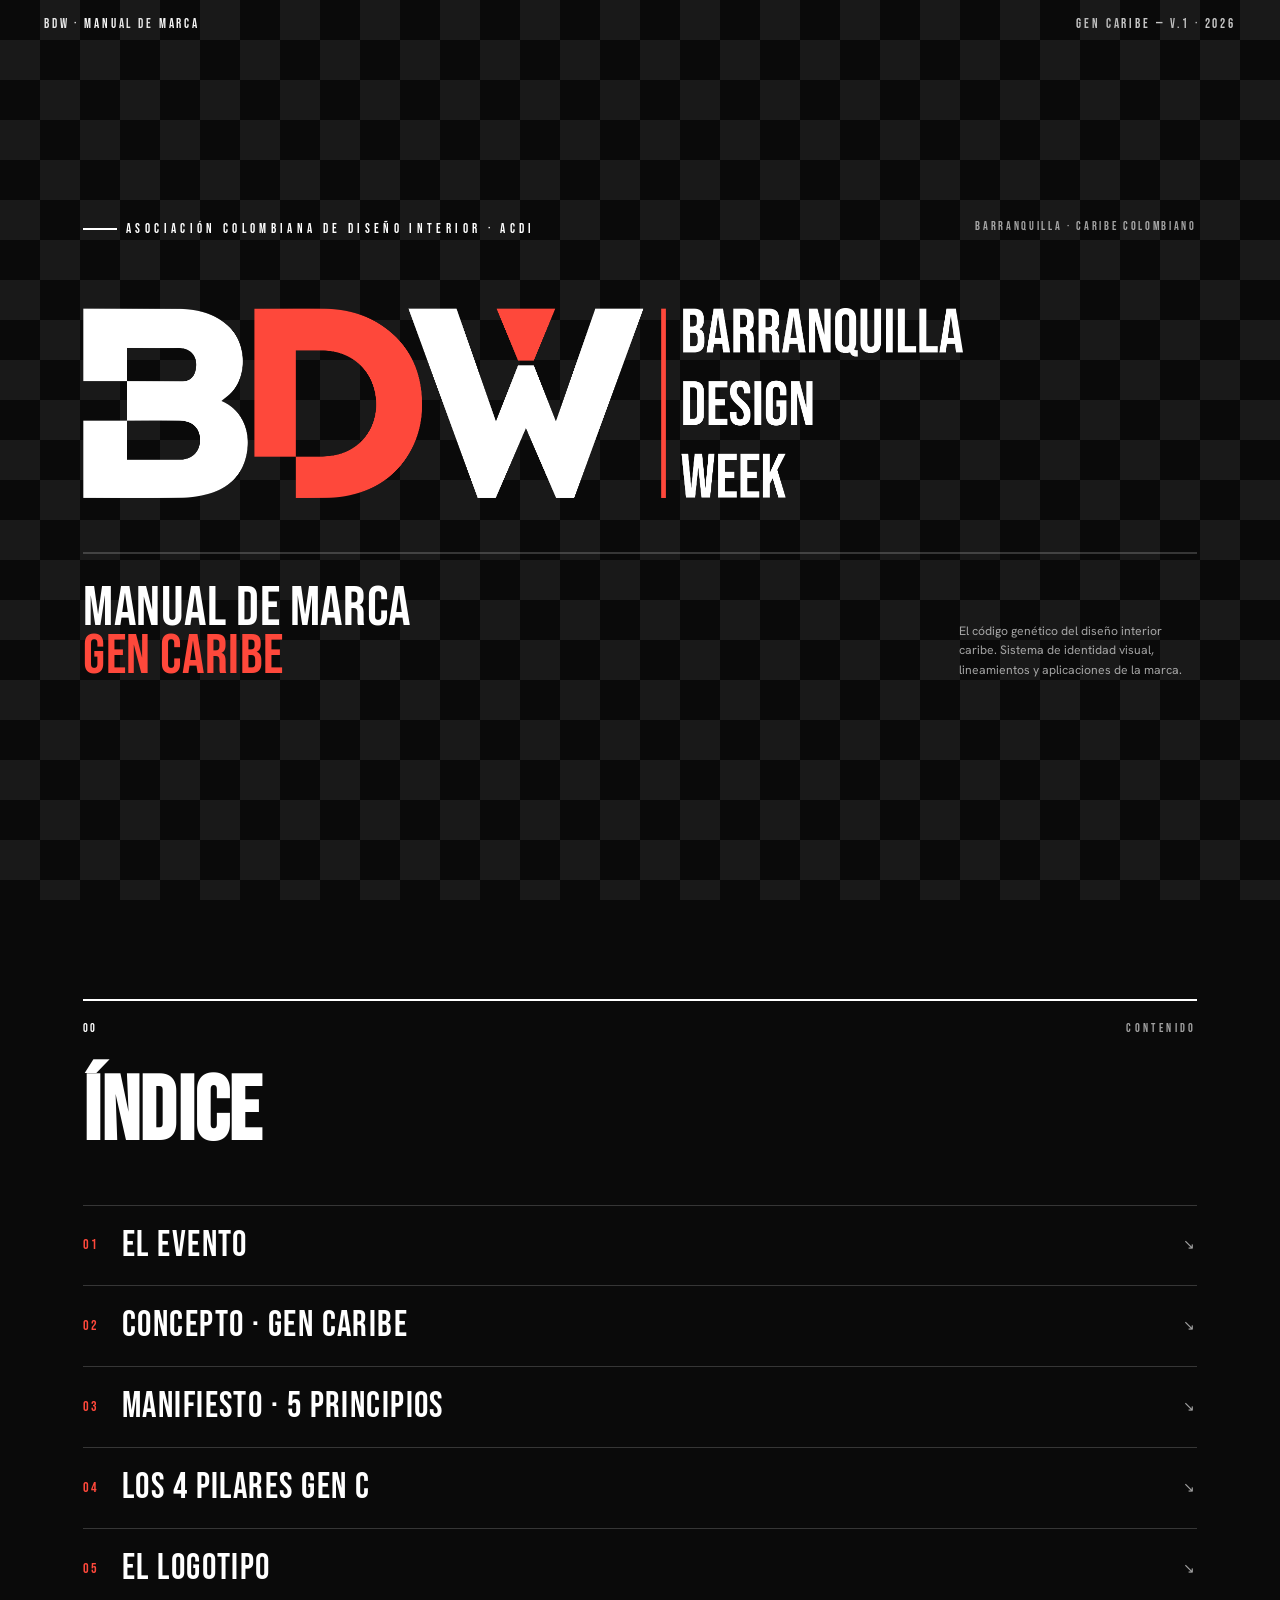
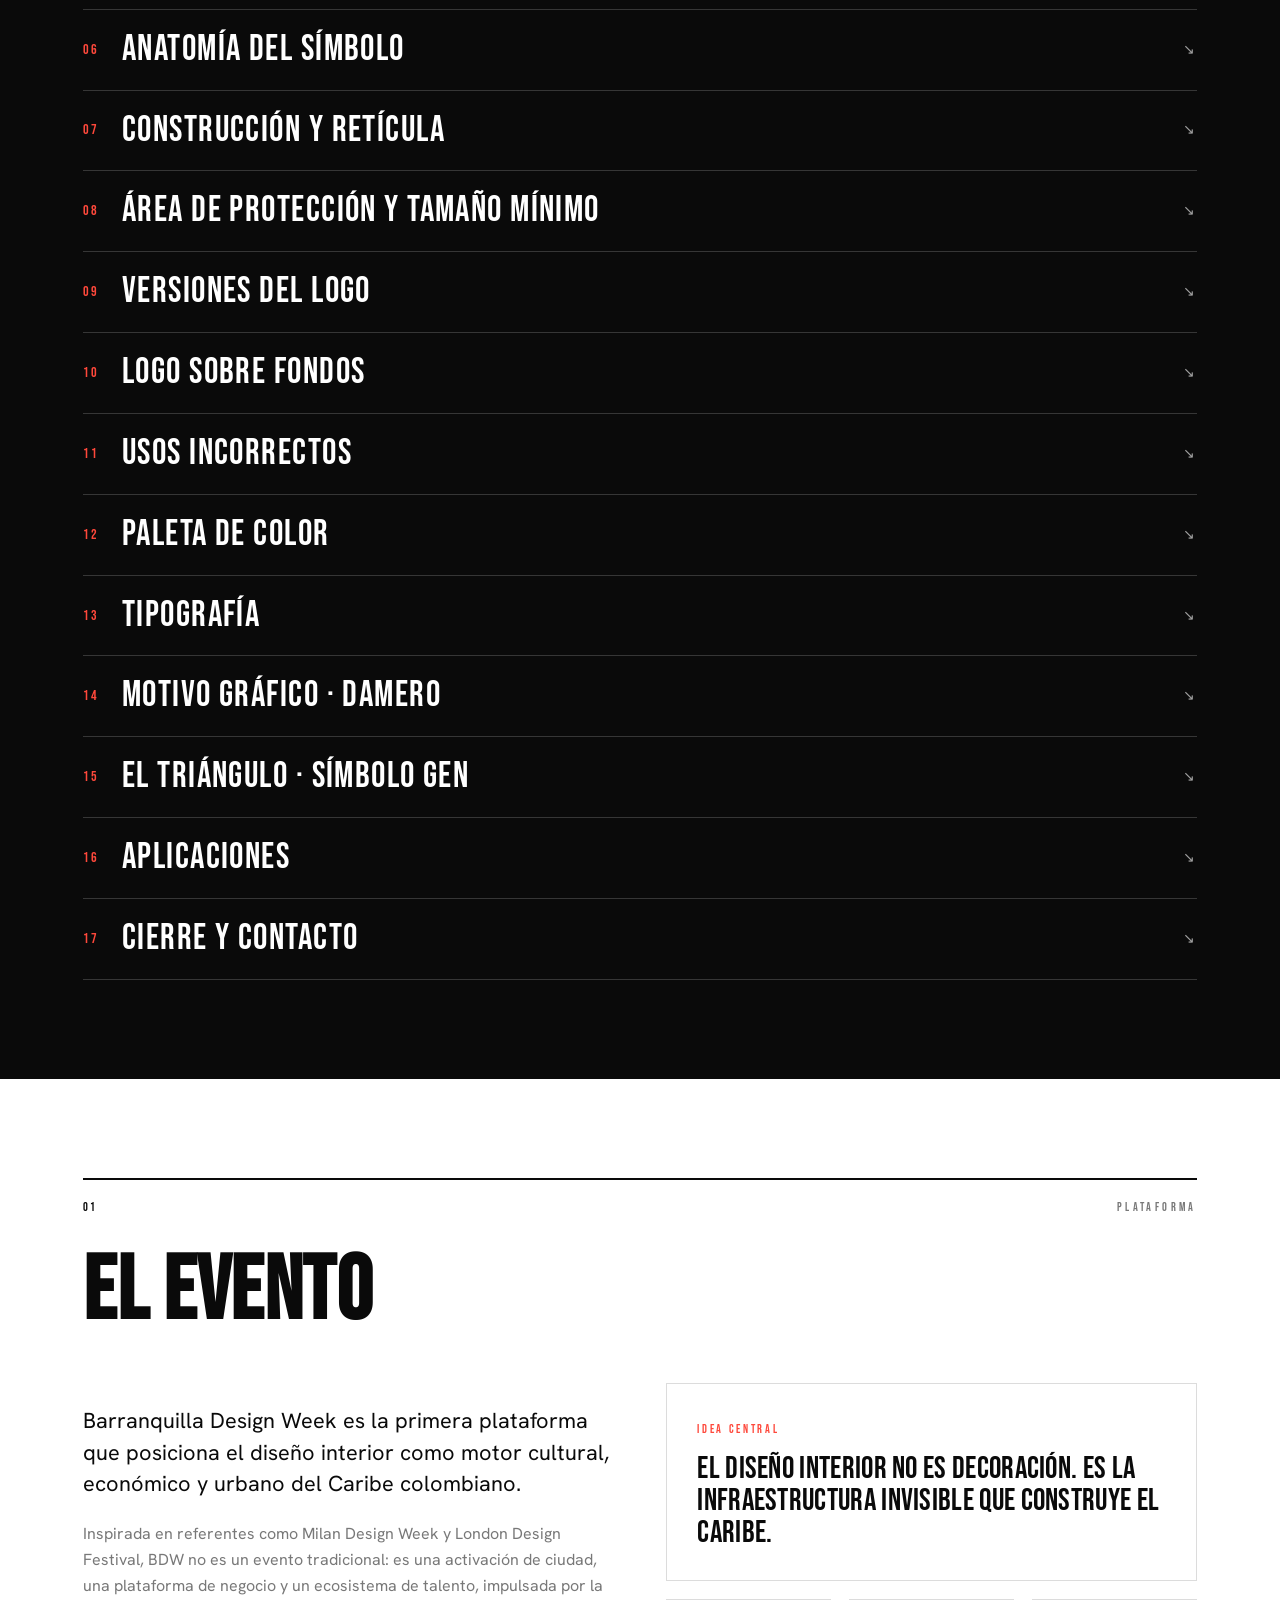
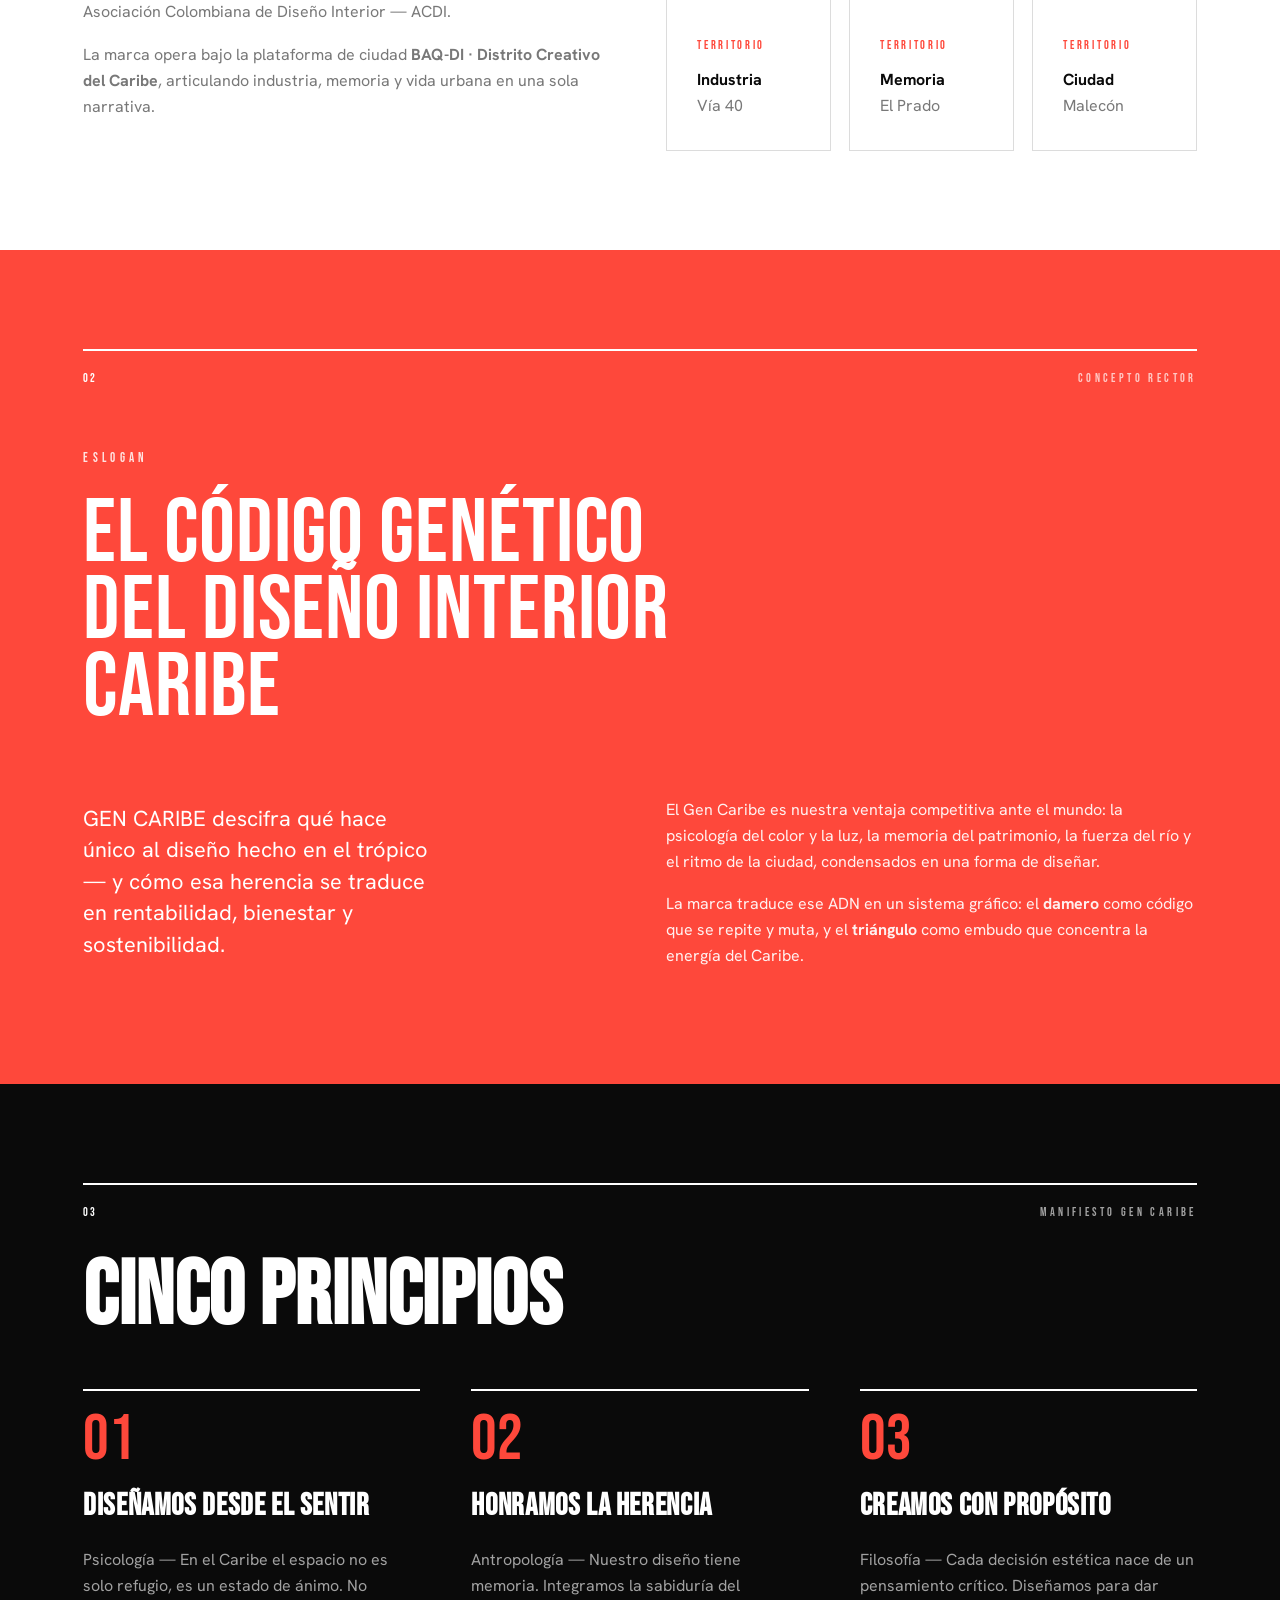
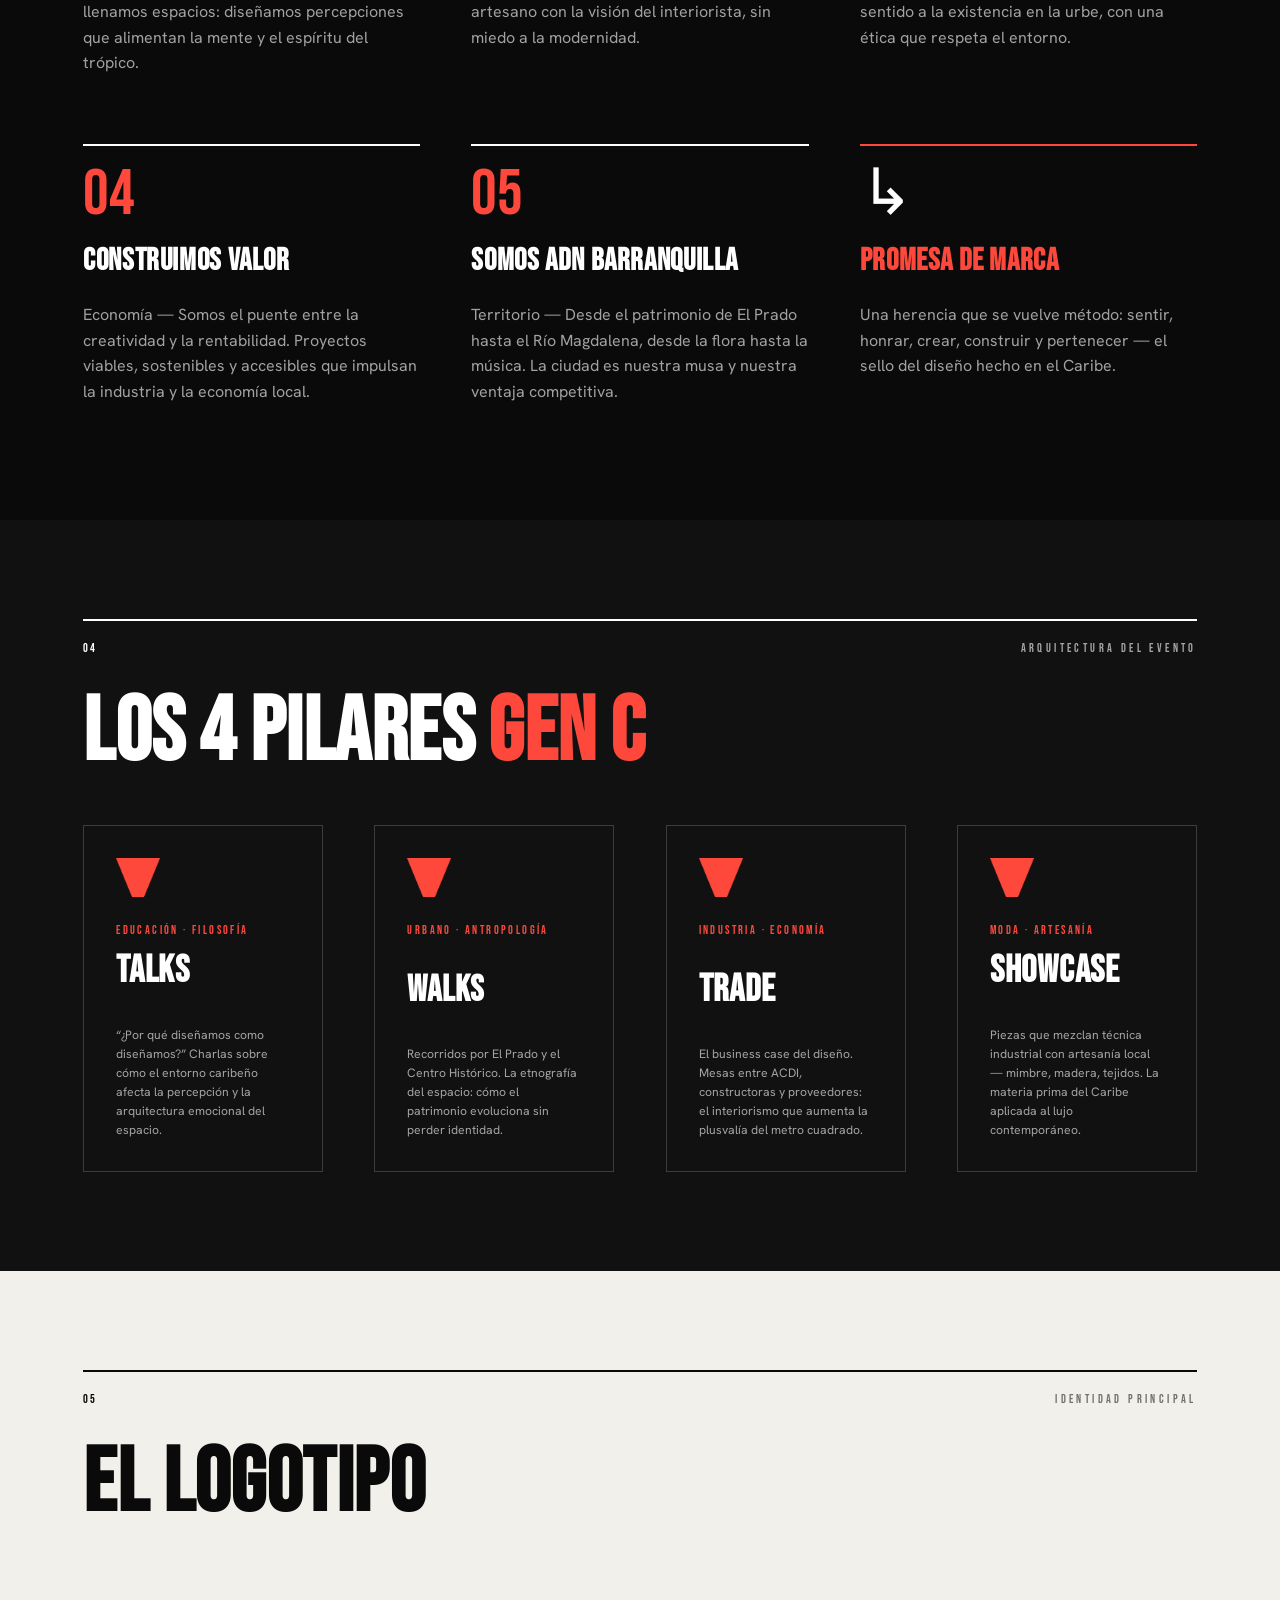
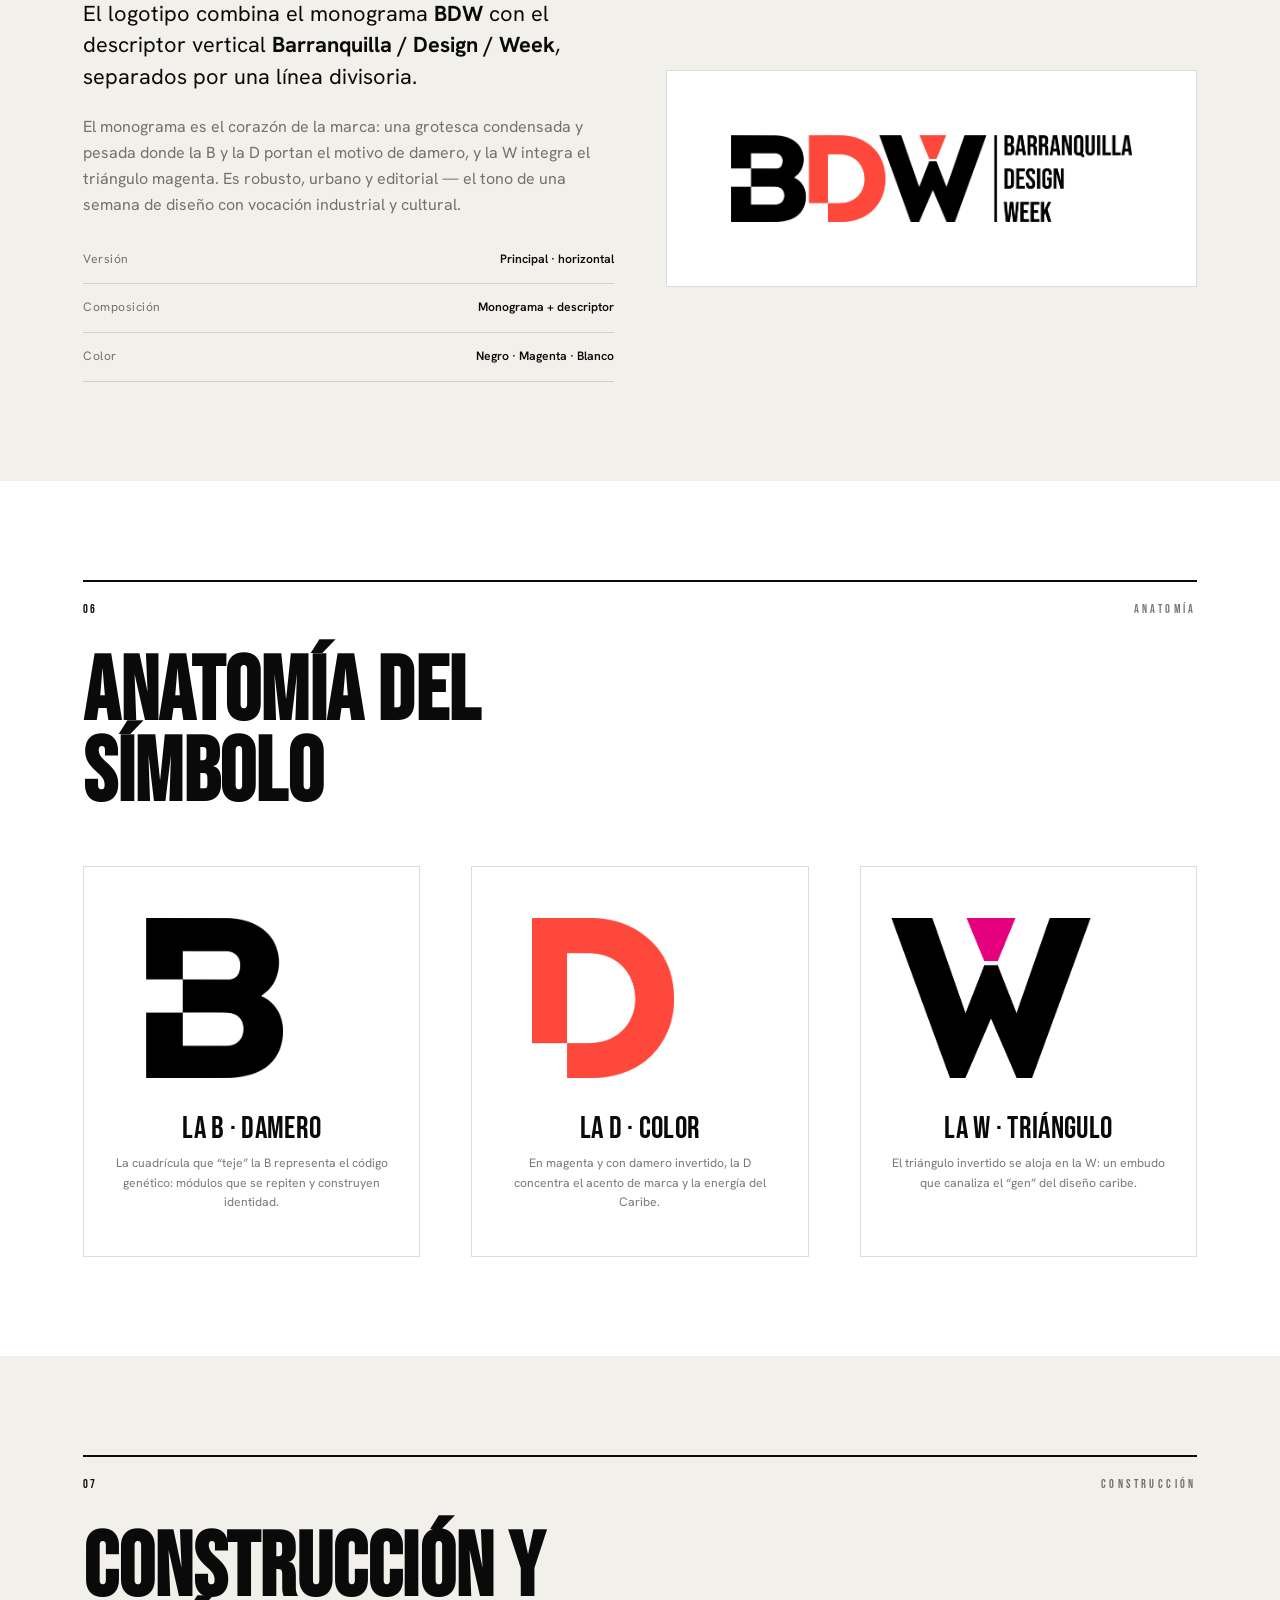
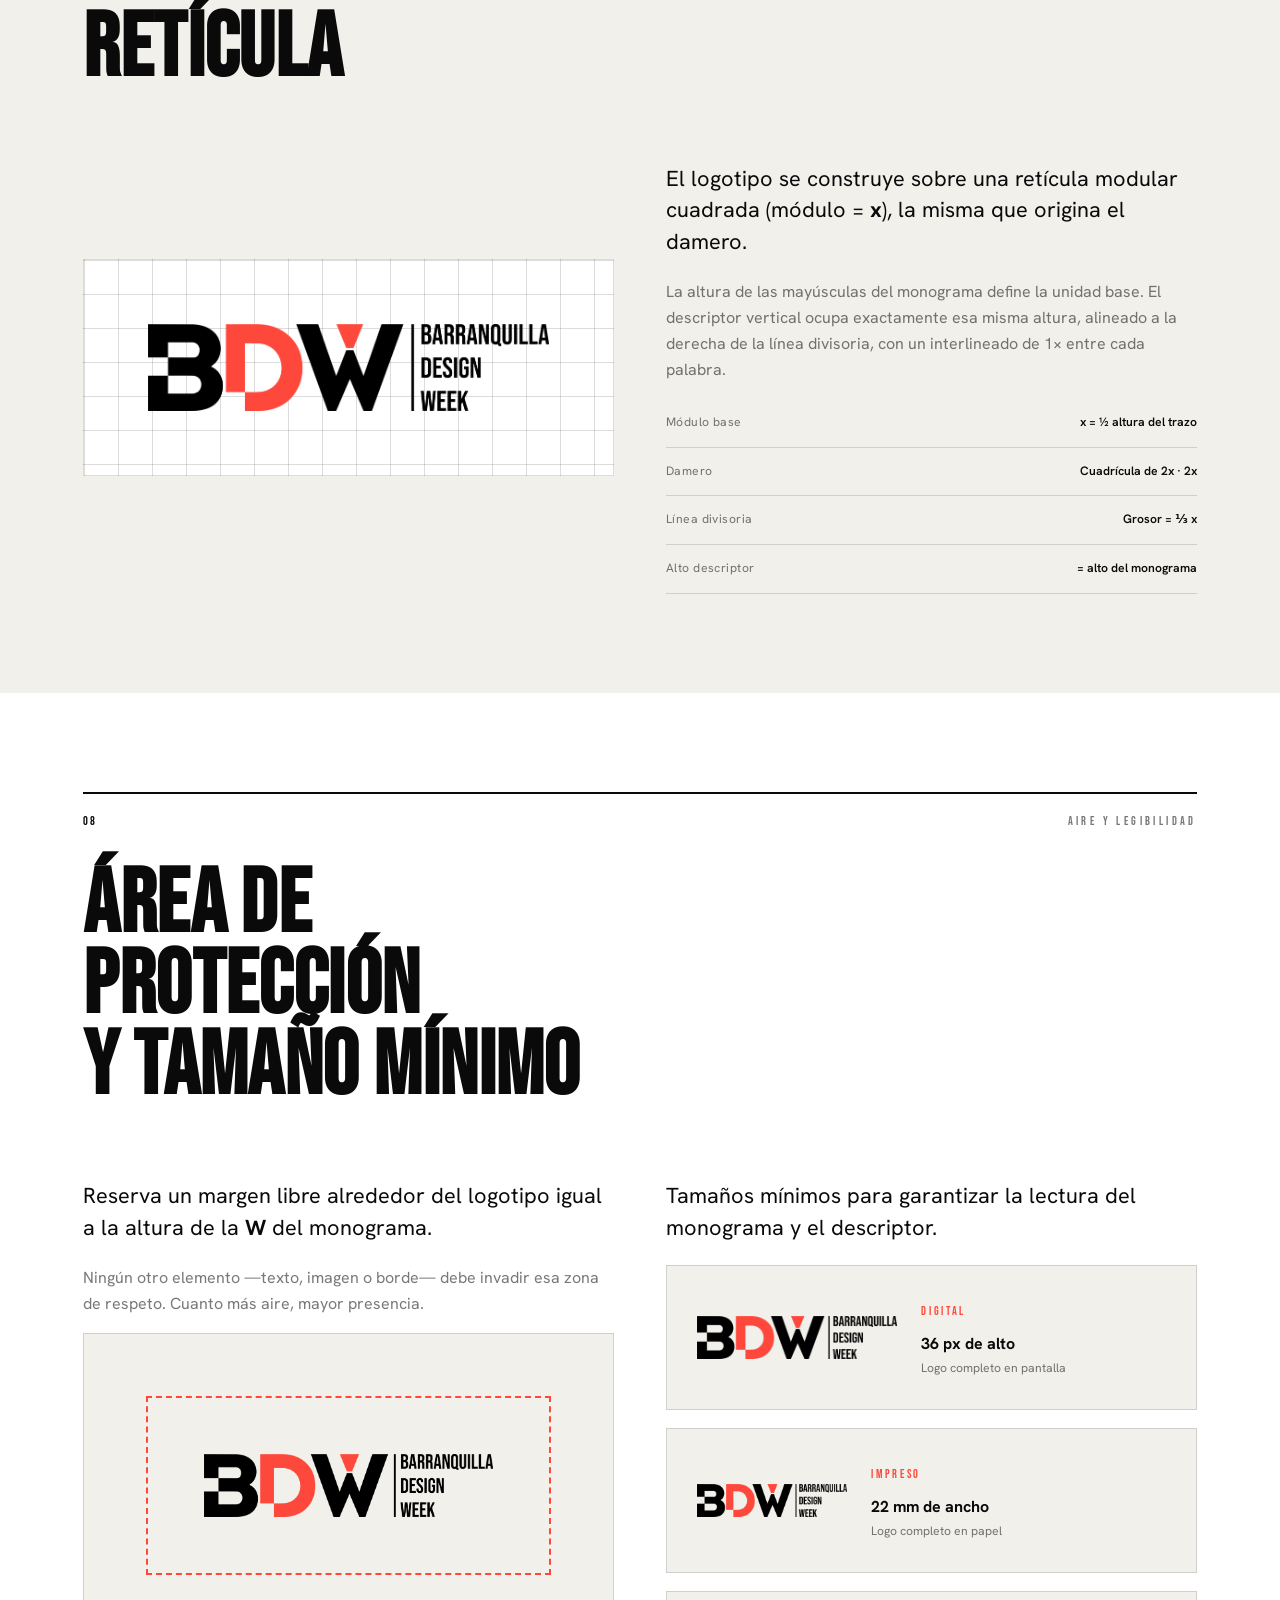
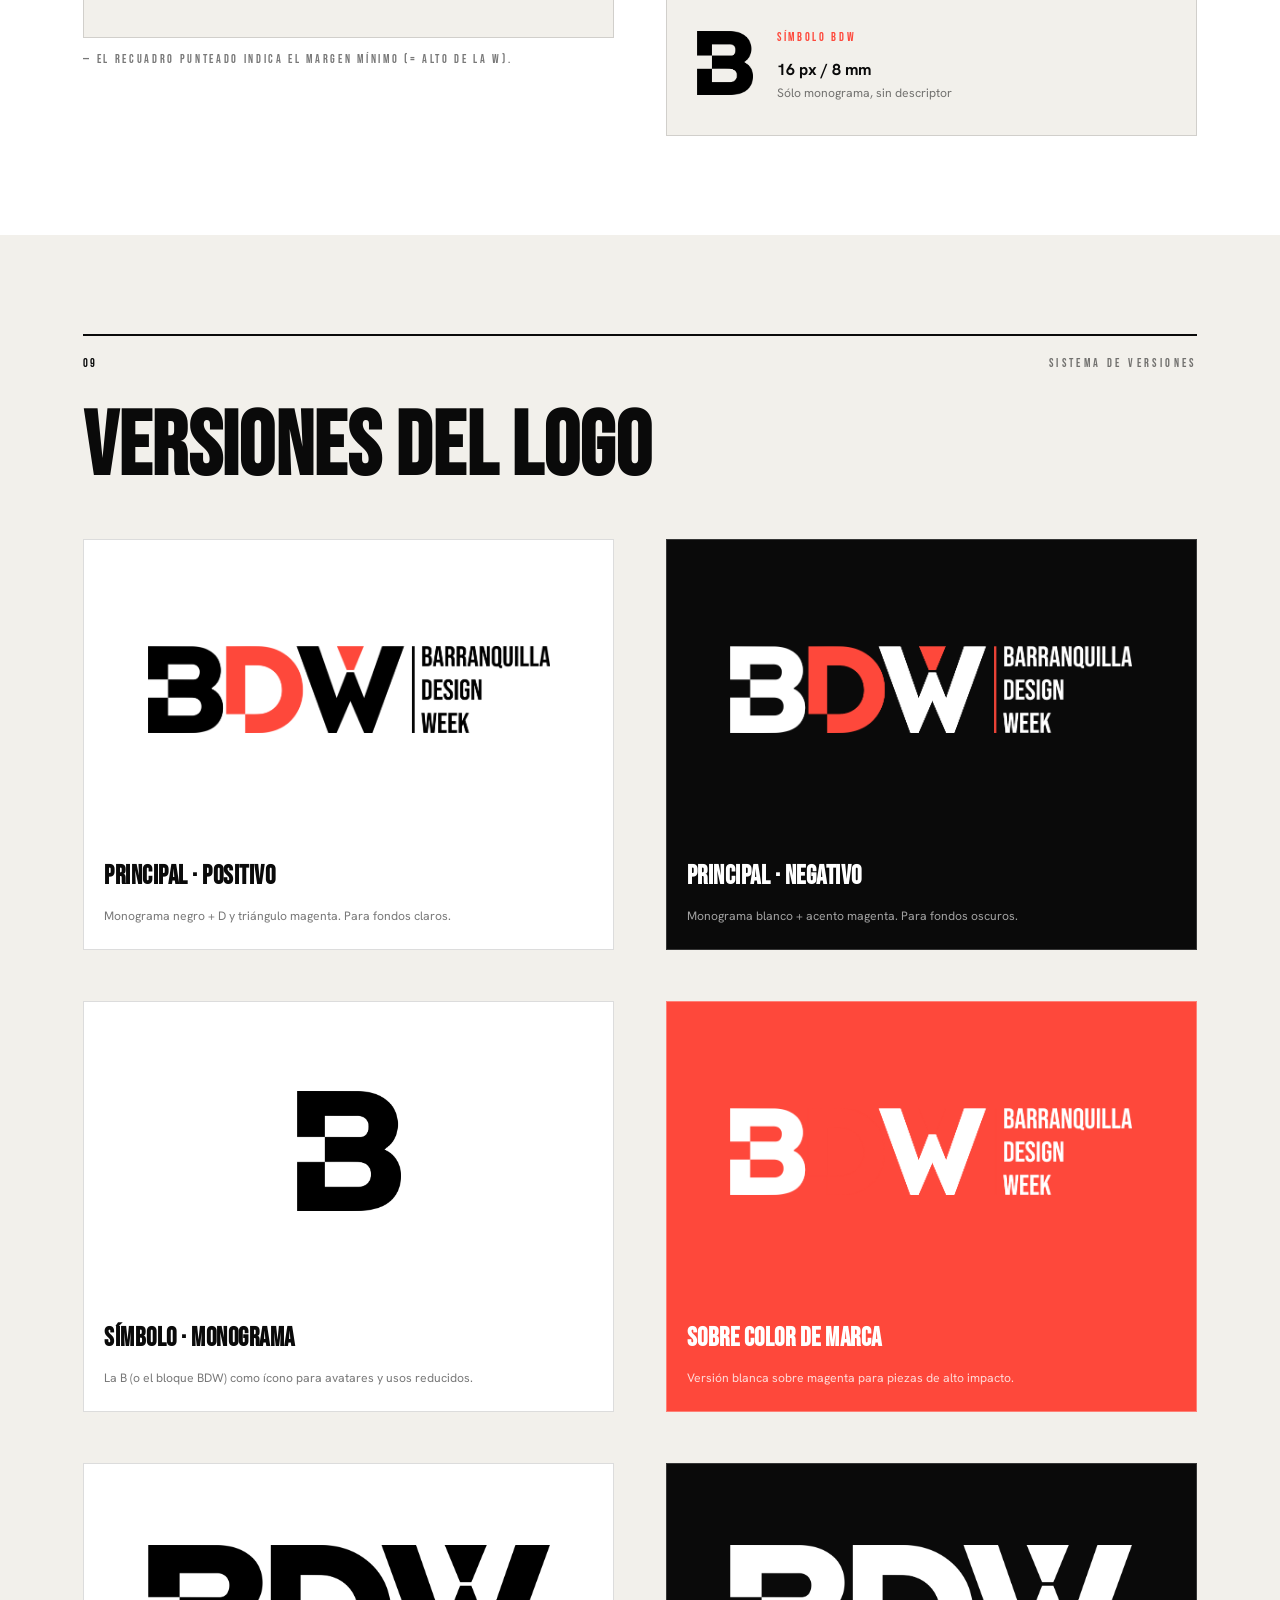
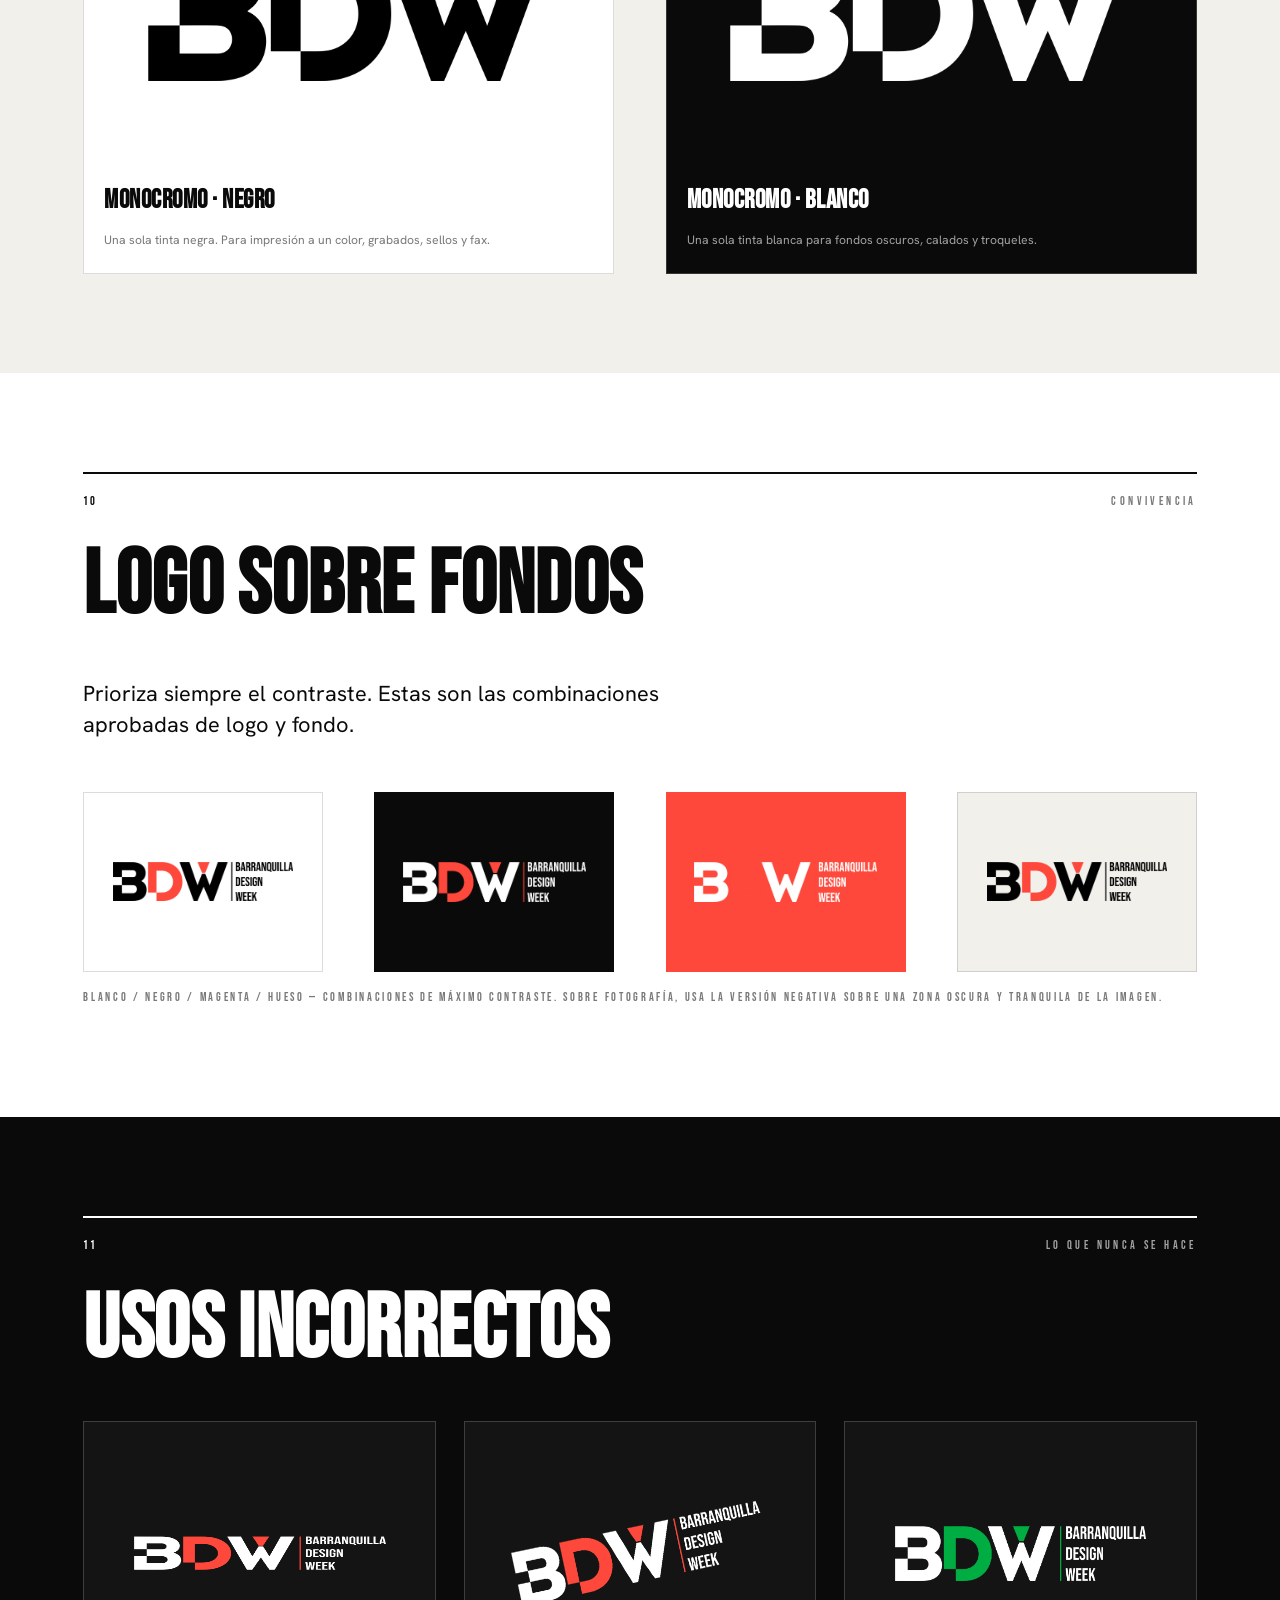
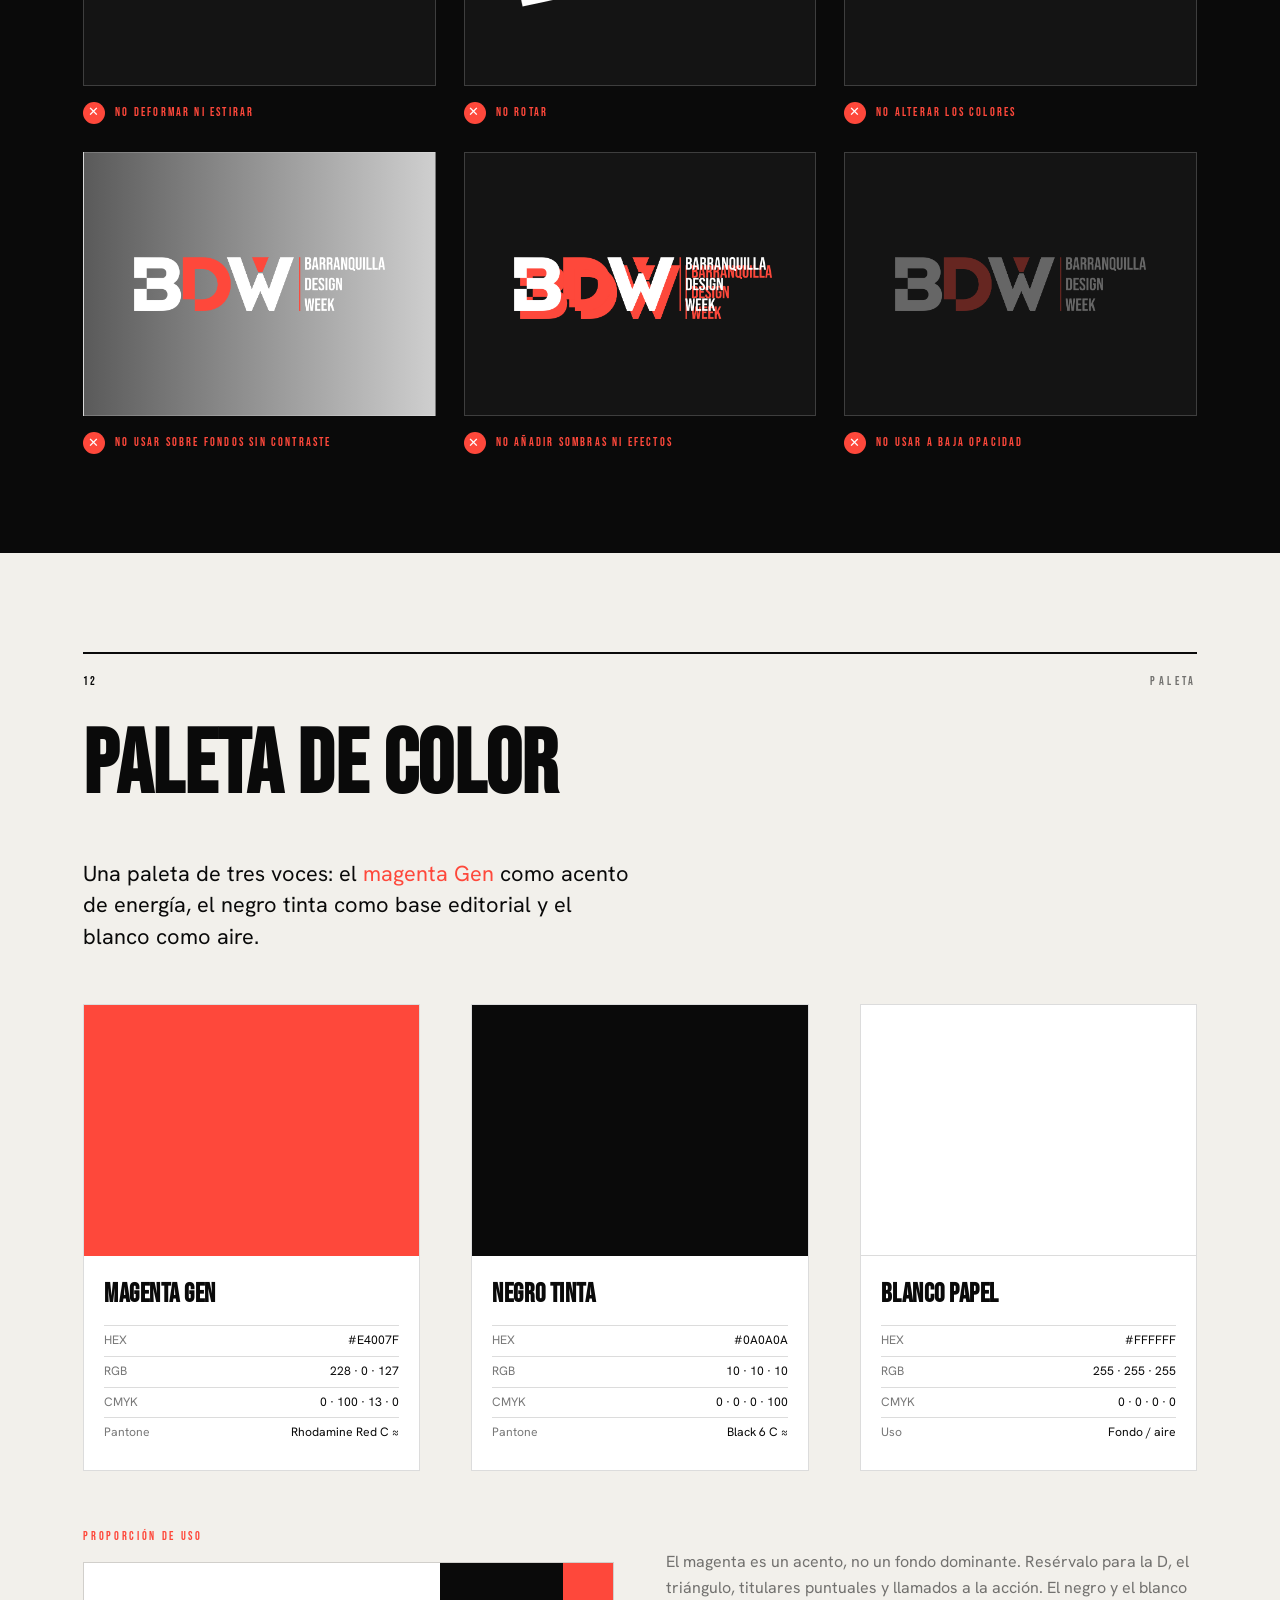
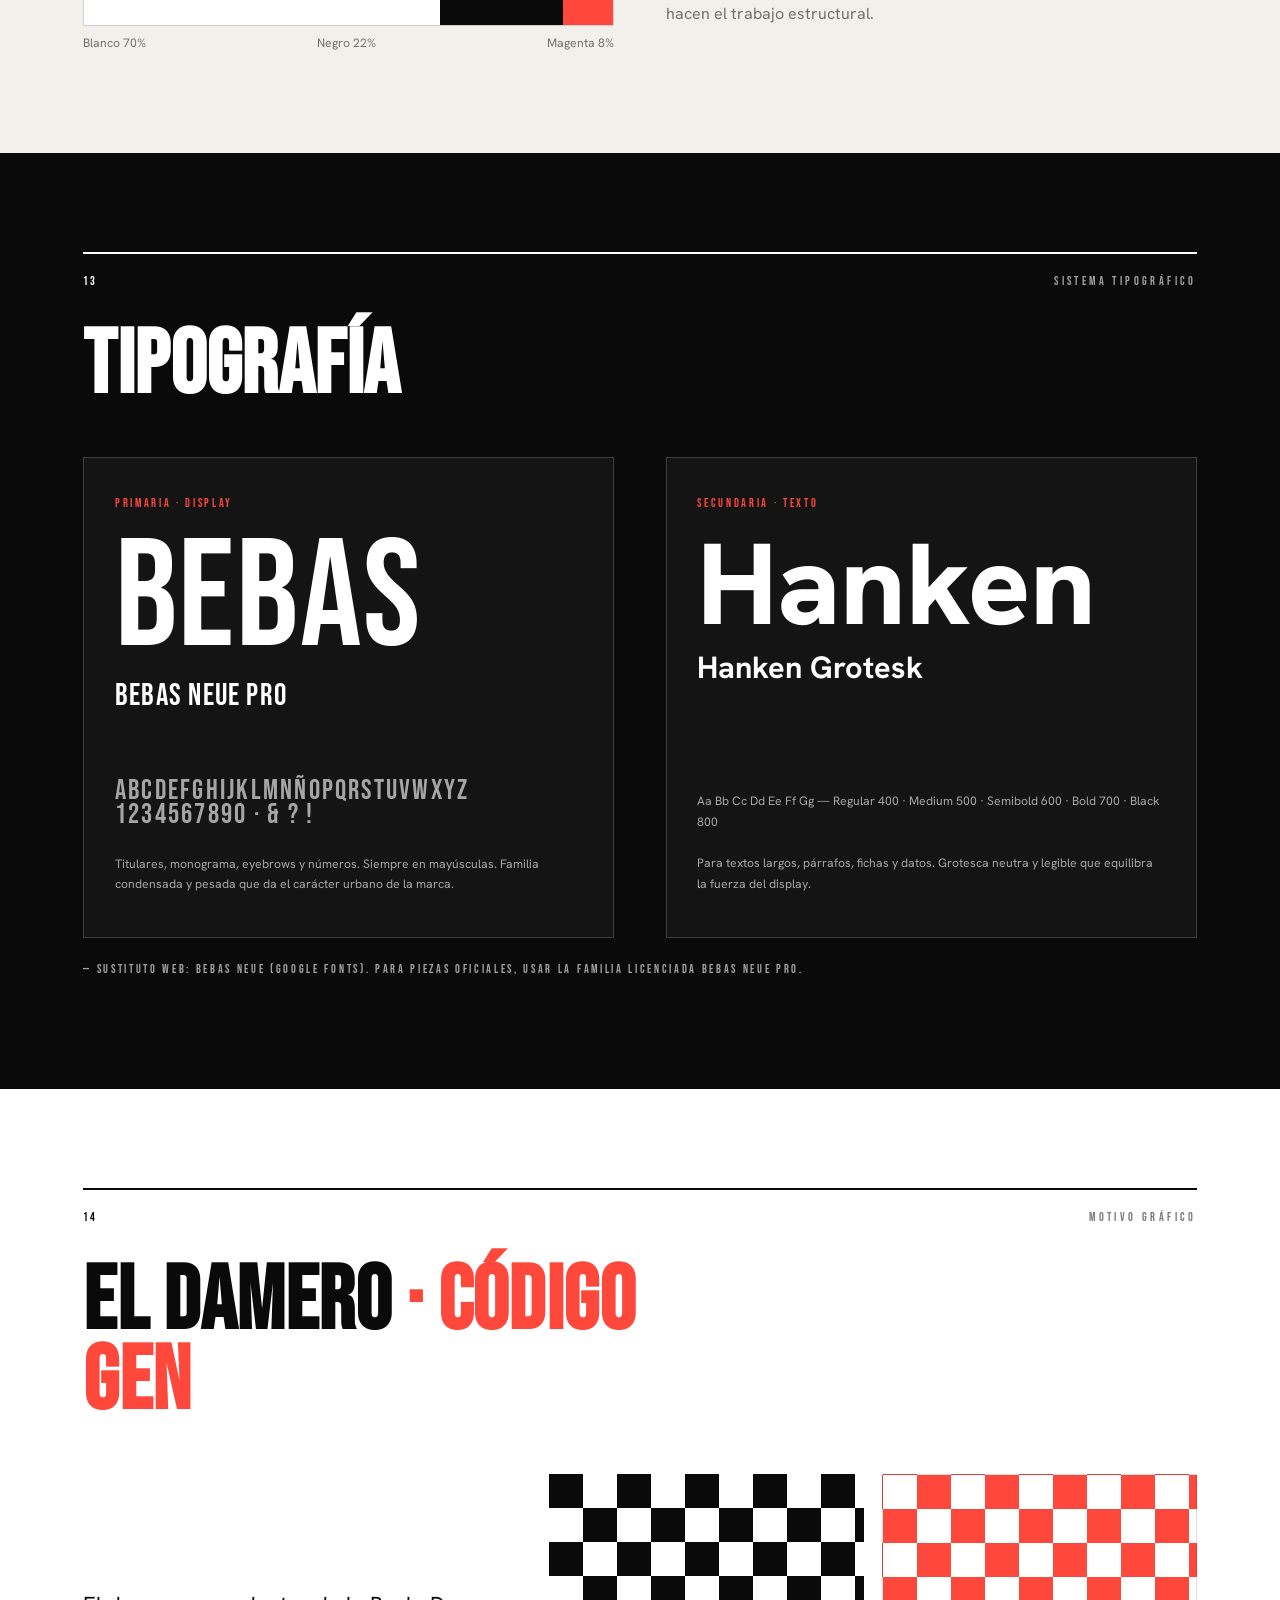
<file: index.html.html>
<!DOCTYPE html>
<html lang="es">
<head>
<meta charset="UTF-8" />
<meta name="viewport" content="width=device-width, initial-scale=1.0" />
<title>BDW · Manual de Marca — Barranquilla Design Week</title>
<link rel="stylesheet" href="brandbook.css" />
</head>
<body>

<template id="__bundler_thumbnail">
  <svg viewBox="0 0 100 100" xmlns="http://www.w3.org/2000/svg">
    <rect width="100" height="100" fill="#0A0A0A"/>
    <rect x="30" y="30" width="40" height="40" fill="#E4007F"/>
    <text x="50" y="62" font-family="Arial Black, sans-serif" font-size="34" fill="#fff" text-anchor="middle" font-weight="900">B</text>
  </svg>
</template>

<div class="progress" id="progress"></div>
<div class="topbar">
  <span>BDW · MANUAL DE MARCA</span>
  <span class="right">GEN CARIBE — V.1 · 2026</span>
</div>

<!-- ============================================================
     00 · PORTADA
============================================================ -->
<section class="section dark" id="cover" data-screen-label="Portada" style="min-height:100vh;display:flex;align-items:center;">
  <div class="damero-bw" style="position:absolute;inset:0;opacity:.06;--d:40px;"></div>
  <div class="wrap" style="position:relative;">
    <div style="display:flex;justify-content:space-between;align-items:baseline;margin-bottom:8vh;">
      <span class="eyebrow">Asociación Colombiana de Diseño Interior · ACDI</span>
      <span class="mono-label muted">Barranquilla · Caribe Colombiano</span>
    </div>
    <img src="assets/logo-bdw-white.png" alt="Barranquilla Design Week" style="width:min(880px,100%);height:auto;margin-bottom:6vh;" />
    <div style="display:flex;flex-wrap:wrap;justify-content:space-between;align-items:flex-end;gap:28px;border-top:2px solid var(--line-on-dark);padding-top:30px;">
      <h1 class="display" style="font-size:var(--t-h2);margin:0;max-width:18ch;">Manual de marca<br><span class="mag">Gen Caribe</span></h1>
      <p class="muted" style="margin:0;max-width:34ch;font-size:var(--t-small);">El código genético del diseño interior caribe. Sistema de identidad visual, lineamientos y aplicaciones de la marca.</p>
    </div>
  </div>
</section>

<!-- ============================================================
     ÍNDICE
============================================================ -->
<section class="section dark" id="indice" data-screen-label="Índice">
  <div class="wrap">
    <div class="sec-head">
      <div class="sec-meta"><span class="sec-num">00</span><span class="sec-tag">Contenido</span></div>
      <h2 class="sec-title">Índice</h2>
    </div>
    <ul class="toc">
      <li><a href="#evento"><span class="n">01</span><span>El evento</span><span class="pg">↘</span></a></li>
      <li><a href="#concepto"><span class="n">02</span><span>Concepto · Gen Caribe</span><span class="pg">↘</span></a></li>
      <li><a href="#manifiesto"><span class="n">03</span><span>Manifiesto · 5 principios</span><span class="pg">↘</span></a></li>
      <li><a href="#pilares"><span class="n">04</span><span>Los 4 pilares Gen C</span><span class="pg">↘</span></a></li>
      <li><a href="#logo"><span class="n">05</span><span>El logotipo</span><span class="pg">↘</span></a></li>
      <li><a href="#anatomia"><span class="n">06</span><span>Anatomía del símbolo</span><span class="pg">↘</span></a></li>
      <li><a href="#reticula"><span class="n">07</span><span>Construcción y retícula</span><span class="pg">↘</span></a></li>
      <li><a href="#proteccion"><span class="n">08</span><span>Área de protección y tamaño mínimo</span><span class="pg">↘</span></a></li>
      <li><a href="#versiones"><span class="n">09</span><span>Versiones del logo</span><span class="pg">↘</span></a></li>
      <li><a href="#fondos"><span class="n">10</span><span>Logo sobre fondos</span><span class="pg">↘</span></a></li>
      <li><a href="#usos"><span class="n">11</span><span>Usos incorrectos</span><span class="pg">↘</span></a></li>
      <li><a href="#color"><span class="n">12</span><span>Paleta de color</span><span class="pg">↘</span></a></li>
      <li><a href="#tipografia"><span class="n">13</span><span>Tipografía</span><span class="pg">↘</span></a></li>
      <li><a href="#damero"><span class="n">14</span><span>Motivo gráfico · Damero</span><span class="pg">↘</span></a></li>
      <li><a href="#triangulo"><span class="n">15</span><span>El triángulo · Símbolo Gen</span><span class="pg">↘</span></a></li>
      <li><a href="#aplicaciones"><span class="n">16</span><span>Aplicaciones</span><span class="pg">↘</span></a></li>
      <li><a href="#cierre"><span class="n">17</span><span>Cierre y contacto</span><span class="pg">↘</span></a></li>
    </ul>
  </div>
</section>

<!-- ============================================================
     01 · EL EVENTO
============================================================ -->
<section class="section" id="evento" data-screen-label="El evento">
  <div class="wrap">
    <div class="sec-head">
      <div class="sec-meta"><span class="sec-num">01</span><span class="sec-tag">Plataforma</span></div>
      <h2 class="sec-title">El evento</h2>
    </div>
    <div class="grid cols-2" style="align-items:start;">
      <div class="flow">
        <p class="lead">Barranquilla Design Week es la primera plataforma que posiciona el diseño interior como motor cultural, económico y urbano del Caribe colombiano.</p>
        <p class="muted">Inspirada en referentes como Milan Design Week y London Design Festival, BDW no es un evento tradicional: es una activación de ciudad, una plataforma de negocio y un ecosistema de talento, impulsada por la Asociación Colombiana de Diseño Interior — ACDI.</p>
        <p class="muted">La marca opera bajo la plataforma de ciudad <strong>BAQ-DI · Distrito Creativo del Caribe</strong>, articulando industria, memoria y vida urbana en una sola narrativa.</p>
      </div>
      <div class="grid" style="gap:18px;">
        <div class="card">
          <span class="mono-label mag">Idea central</span>
          <p style="margin:12px 0 0;font-size:var(--t-h3);font-family:var(--display);line-height:1.05;letter-spacing:.01em;">El diseño interior no es decoración. Es la infraestructura invisible que construye el Caribe.</p>
        </div>
        <div class="grid cols-3 keep" style="gap:18px;">
          <div class="card"><span class="mono-label mag">Territorio</span><p style="margin:10px 0 0;font-weight:700;">Industria<br><span class="muted" style="font-weight:400;">Vía 40</span></p></div>
          <div class="card"><span class="mono-label mag">Territorio</span><p style="margin:10px 0 0;font-weight:700;">Memoria<br><span class="muted" style="font-weight:400;">El Prado</span></p></div>
          <div class="card"><span class="mono-label mag">Territorio</span><p style="margin:10px 0 0;font-weight:700;">Ciudad<br><span class="muted" style="font-weight:400;">Malecón</span></p></div>
        </div>
      </div>
    </div>
  </div>
</section>

<!-- ============================================================
     02 · CONCEPTO
============================================================ -->
<section class="section magenta" id="concepto" data-screen-label="Concepto">
  <div class="wrap">
    <div class="sec-head">
      <div class="sec-meta"><span class="sec-num">02</span><span class="sec-tag">Concepto rector</span></div>
    </div>
    <p class="eyebrow no-rule" style="color:#fff;opacity:.85;">Eslogan</p>
    <h2 class="display" style="font-size:var(--t-h1);margin:.2em 0 .4em;max-width:18ch;">El código genético del diseño interior caribe</h2>
    <div class="grid cols-2" style="margin-top:6vh;align-items:start;">
      <p class="lead" style="max-width:30ch;">GEN CARIBE descifra qué hace único al diseño hecho en el trópico — y cómo esa herencia se traduce en rentabilidad, bienestar y sostenibilidad.</p>
      <div class="flow">
        <p style="opacity:.92;">El Gen Caribe es nuestra ventaja competitiva ante el mundo: la psicología del color y la luz, la memoria del patrimonio, la fuerza del río y el ritmo de la ciudad, condensados en una forma de diseñar.</p>
        <p style="opacity:.92;">La marca traduce ese ADN en un sistema gráfico: el <strong>damero</strong> como código que se repite y muta, y el <strong>triángulo</strong> como embudo que concentra la energía del Caribe.</p>
      </div>
    </div>
  </div>
</section>

<!-- ============================================================
     03 · MANIFIESTO — 5 PRINCIPIOS
============================================================ -->
<section class="section dark" id="manifiesto" data-screen-label="Manifiesto">
  <div class="wrap">
    <div class="sec-head">
      <div class="sec-meta"><span class="sec-num">03</span><span class="sec-tag">Manifiesto Gen Caribe</span></div>
      <h2 class="sec-title">Cinco principios</h2>
    </div>
    <div class="grid cols-3 keep" style="gap:var(--gap) clamp(28px,4vw,64px);">
      <div class="principle">
        <div class="pn">01</div>
        <h4>Diseñamos desde el sentir</h4>
        <p class="muted">Psicología — En el Caribe el espacio no es solo refugio, es un estado de ánimo. No llenamos espacios: diseñamos percepciones que alimentan la mente y el espíritu del trópico.</p>
      </div>
      <div class="principle">
        <div class="pn">02</div>
        <h4>Honramos la herencia</h4>
        <p class="muted">Antropología — Nuestro diseño tiene memoria. Integramos la sabiduría del artesano con la visión del interiorista, sin miedo a la modernidad.</p>
      </div>
      <div class="principle">
        <div class="pn">03</div>
        <h4>Creamos con propósito</h4>
        <p class="muted">Filosofía — Cada decisión estética nace de un pensamiento crítico. Diseñamos para dar sentido a la existencia en la urbe, con una ética que respeta el entorno.</p>
      </div>
      <div class="principle">
        <div class="pn">04</div>
        <h4>Construimos valor</h4>
        <p class="muted">Economía — Somos el puente entre la creatividad y la rentabilidad. Proyectos viables, sostenibles y accesibles que impulsan la industria y la economía local.</p>
      </div>
      <div class="principle">
        <div class="pn">05</div>
        <h4>Somos ADN Barranquilla</h4>
        <p class="muted">Territorio — Desde el patrimonio de El Prado hasta el Río Magdalena, desde la flora hasta la música. La ciudad es nuestra musa y nuestra ventaja competitiva.</p>
      </div>
      <div class="principle" style="border-color:var(--magenta);">
        <div class="pn" style="color:#fff;">↳</div>
        <h4 class="mag">Promesa de marca</h4>
        <p class="muted">Una herencia que se vuelve método: sentir, honrar, crear, construir y pertenecer — el sello del diseño hecho en el Caribe.</p>
      </div>
    </div>
  </div>
</section>

<!-- ============================================================
     04 · PILARES
============================================================ -->
<section class="section dark" id="pilares" data-screen-label="Pilares" style="background:#111;">
  <div class="wrap">
    <div class="sec-head">
      <div class="sec-meta"><span class="sec-num">04</span><span class="sec-tag">Arquitectura del evento</span></div>
      <h2 class="sec-title">Los 4 pilares <span class="mag">Gen C</span></h2>
    </div>
    <div class="grid cols-4 keep">
      <div class="pillar">
        <img class="tri" src="assets/triangle.png" alt="" />
        <span class="k">Educación · Filosofía</span>
        <h4>Talks</h4>
        <p>“¿Por qué diseñamos como diseñamos?” Charlas sobre cómo el entorno caribeño afecta la percepción y la arquitectura emocional del espacio.</p>
      </div>
      <div class="pillar">
        <img class="tri" src="assets/triangle.png" alt="" />
        <span class="k">Urbano · Antropología</span>
        <h4 style="font-size: 36px; height: 59px">Walks</h4>
        <p>Recorridos por El Prado y el Centro Histórico. La etnografía del espacio: cómo el patrimonio evoluciona sin perder identidad.</p>
      </div>
      <div class="pillar">
        <img class="tri" src="assets/triangle.png" alt="" />
        <span class="k">Industria · Economía</span>
        <h4>Trade</h4>
        <p>El business case del diseño. Mesas entre ACDI, constructoras y proveedores: el interiorismo que aumenta la plusvalía del metro cuadrado.</p>
      </div>
      <div class="pillar">
        <img class="tri" src="assets/triangle.png" alt="" />
        <span class="k">Moda · Artesanía</span>
        <h4>Showcase</h4>
        <p>Piezas que mezclan técnica industrial con artesanía local — mimbre, madera, tejidos. La materia prima del Caribe aplicada al lujo contemporáneo.</p>
      </div>
    </div>
  </div>
</section>

<!-- ============================================================
     05 · EL LOGOTIPO
============================================================ -->
<section class="section bone" id="logo" data-screen-label="El logotipo">
  <div class="wrap">
    <div class="sec-head">
      <div class="sec-meta"><span class="sec-num">05</span><span class="sec-tag">Identidad principal</span></div>
      <h2 class="sec-title">El logotipo</h2>
    </div>
    <div class="grid cols-2" style="align-items:center;">
      <div class="flow">
        <p class="lead">El logotipo combina el monograma <strong>BDW</strong> con el descriptor vertical <strong>Barranquilla / Design / Week</strong>, separados por una línea divisoria.</p>
        <p class="muted">El monograma es el corazón de la marca: una grotesca condensada y pesada donde la B y la D portan el motivo de damero, y la W integra el triángulo magenta. Es robusto, urbano y editorial — el tono de una semana de diseño con vocación industrial y cultural.</p>
        <ul class="spec" style="margin-top:18px;">
          <li><span>Versión</span><span>Principal · horizontal</span></li>
          <li><span>Composición</span><span>Monograma + descriptor</span></li>
          <li><span>Color</span><span>Negro · Magenta · Blanco</span></li>
        </ul>
      </div>
      <div class="figure" style="background:#fff;">
        <img src="assets/logo-bdw-black.png" alt="Logotipo BDW principal" style="width:min(560px,100%);" />
      </div>
    </div>
  </div>
</section>

<!-- ============================================================
     06 · ANATOMÍA
============================================================ -->
<section class="section" id="anatomia" data-screen-label="Anatomía">
  <div class="wrap">
    <div class="sec-head">
      <div class="sec-meta"><span class="sec-num">06</span><span class="sec-tag">Anatomía</span></div>
      <h2 class="sec-title">Anatomía del símbolo</h2>
    </div>
    <div class="grid cols-3 keep">
      <div class="card center">
        <div class="tile" style="height:200px;"><img src="assets/B-black.png" alt="Letra B" style="height: 160px; width: 137px" /></div>
        <h4 class="display" style="font-size:var(--t-h3);margin:18px 0 8px;">La B · Damero</h4>
        <p class="muted" style="font-size:var(--t-small);">La cuadrícula que “teje” la B representa el código genético: módulos que se repiten y construyen identidad.</p>
      </div>
      <div class="card center">
        <div class="tile" style="height:200px;"><img src="assets/D-magenta.png" alt="Letra D" style="height:160px;width:auto;" /></div>
        <h4 class="display" style="font-size:var(--t-h3);margin:18px 0 8px;">La D · Color</h4>
        <p class="muted" style="font-size:var(--t-small);">En magenta y con damero invertido, la D concentra el acento de marca y la energía del Caribe.</p>
      </div>
      <div class="card center">
        <div class="tile" style="height:200px;"><img src="assets/W-black.png" alt="Letra W" style="height: 160px; width: 200px; object-fit: cover" /></div>
        <h4 class="display" style="font-size:var(--t-h3);margin:18px 0 8px;">La W · Triángulo</h4>
        <p class="muted" style="font-size:var(--t-small);">El triángulo invertido se aloja en la W: un embudo que canaliza el “gen” del diseño caribe.</p>
      </div>
    </div>
  </div>
</section>

<!-- ============================================================
     07 · CONSTRUCCIÓN Y RETÍCULA
============================================================ -->
<section class="section bone" id="reticula" data-screen-label="Retícula">
  <div class="wrap">
    <div class="sec-head">
      <div class="sec-meta"><span class="sec-num">07</span><span class="sec-tag">Construcción</span></div>
      <h2 class="sec-title">Construcción y retícula</h2>
    </div>
    <div class="grid cols-2" style="align-items:center;">
      <div class="figure" style="background:#fff;background-image:linear-gradient(var(--line) 1px,transparent 1px),linear-gradient(90deg,var(--line) 1px,transparent 1px);background-size:34px 34px;">
        <img src="assets/logo-bdw-black.png" alt="Logo sobre retícula" style="width:min(520px,100%);" />
      </div>
      <div class="flow">
        <p class="lead">El logotipo se construye sobre una retícula modular cuadrada (módulo = <strong>x</strong>), la misma que origina el damero.</p>
        <p class="muted">La altura de las mayúsculas del monograma define la unidad base. El descriptor vertical ocupa exactamente esa misma altura, alineado a la derecha de la línea divisoria, con un interlineado de 1× entre cada palabra.</p>
        <ul class="spec" style="margin-top:10px;">
          <li><span>Módulo base</span><span>x = ½ altura del trazo</span></li>
          <li><span>Damero</span><span>Cuadrícula de 2x · 2x</span></li>
          <li><span>Línea divisoria</span><span>Grosor = ⅓ x</span></li>
          <li><span>Alto descriptor</span><span>= alto del monograma</span></li>
        </ul>
      </div>
    </div>
  </div>
</section>

<!-- ============================================================
     08 · ÁREA DE PROTECCIÓN + TAMAÑO MÍNIMO
============================================================ -->
<section class="section" id="proteccion" data-screen-label="Protección">
  <div class="wrap">
    <div class="sec-head">
      <div class="sec-meta"><span class="sec-num">08</span><span class="sec-tag">Aire y legibilidad</span></div>
      <h2 class="sec-title">Área de protección<br>y tamaño mínimo</h2>
    </div>
    <div class="grid cols-2" style="align-items:stretch;">
      <div class="flow">
        <p class="lead">Reserva un margen libre alrededor del logotipo igual a la altura de la <strong>W</strong> del monograma.</p>
        <p class="muted">Ningún otro elemento —texto, imagen o borde— debe invadir esa zona de respeto. Cuanto más aire, mayor presencia.</p>
        <div class="figure" style="margin-top:8px;position:relative;">
          <div style="position:relative;padding:14%;outline:2px dashed var(--magenta);">
            <img src="assets/logo-bdw-black.png" alt="Área de protección" style="width:min(420px,100%);" />
          </div>
        </div>
        <p class="mono-label muted" style="margin-top:14px;">— El recuadro punteado indica el margen mínimo (= alto de la W).</p>
      </div>
      <div class="flow">
        <p class="lead">Tamaños mínimos para garantizar la lectura del monograma y el descriptor.</p>
        <div class="grid" style="gap:18px;">
          <div class="card" style="display:flex;align-items:center;gap:24px;background:var(--bone);">
            <img src="assets/logo-bdw-black.png" alt="Mínimo digital" style="width:200px;" />
            <div><span class="mono-label mag">Digital</span><p style="margin:8px 0 0;font-weight:700;">36 px de alto</p><p class="muted" style="margin:2px 0 0;font-size:var(--t-small);">Logo completo en pantalla</p></div>
          </div>
          <div class="card" style="display:flex;align-items:center;gap:24px;background:var(--bone);">
            <img src="assets/logo-bdw-black.png" alt="Mínimo impreso" style="width:150px;" />
            <div><span class="mono-label mag">Impreso</span><p style="margin:8px 0 0;font-weight:700;">22 mm de ancho</p><p class="muted" style="margin:2px 0 0;font-size:var(--t-small);">Logo completo en papel</p></div>
          </div>
          <div class="card" style="display:flex;align-items:center;gap:24px;background:var(--bone);">
            <img src="assets/B-black.png" alt="Mínimo símbolo" style="height:64px;width:auto;" />
            <div><span class="mono-label mag">Símbolo BDW</span><p style="margin:8px 0 0;font-weight:700;">16 px / 8 mm</p><p class="muted" style="margin:2px 0 0;font-size:var(--t-small);">Sólo monograma, sin descriptor</p></div>
          </div>
        </div>
      </div>
    </div>
  </div>
</section>

<!-- ============================================================
     09 · VERSIONES
============================================================ -->
<section class="section bone" id="versiones" data-screen-label="Versiones">
  <div class="wrap">
    <div class="sec-head">
      <div class="sec-meta"><span class="sec-num">09</span><span class="sec-tag">Sistema de versiones</span></div>
      <h2 class="sec-title">Versiones del logo</h2>
    </div>
    <div class="grid cols-2">
      <div class="swatch" style="background:#fff;">
        <div class="tile" style="aspect-ratio:16/9;background:#fff;padding:7% 12%;"><img src="assets/logo-bdw-black.png" alt="Principal positivo" /></div>
        <div class="meta"><h4>Principal · Positivo</h4><p class="muted" style="margin:0;font-size:var(--t-small);">Monograma negro + D y triángulo magenta. Para fondos claros.</p></div>
      </div>
      <div class="swatch" style="background:var(--ink);border-color:var(--line-on-dark);">
        <div class="tile" style="aspect-ratio:16/9;background:var(--ink);padding:7% 12%;"><img src="assets/logo-bdw-white.png" alt="Principal negativo" /></div>
        <div class="meta" style="color:#fff;"><h4>Principal · Negativo</h4><p style="margin:0;font-size:var(--t-small);color:var(--mute-on-dark);">Monograma blanco + acento magenta. Para fondos oscuros.</p></div>
      </div>
      <div class="swatch" style="background:#fff;">
        <div class="tile" style="aspect-ratio:16/9;background:#fff;padding:8% 18%;"><img src="assets/B-black.png" alt="Símbolo" style="height:120px;width:auto;" /></div>
        <div class="meta"><h4>Símbolo · Monograma</h4><p class="muted" style="margin:0;font-size:var(--t-small);">La B (o el bloque BDW) como ícono para avatares y usos reducidos.</p></div>
      </div>
      <div class="swatch" style="background:var(--magenta);border-color:rgba(255,255,255,.3);">
        <div class="tile" style="aspect-ratio:16/9;background:var(--magenta);padding:7% 12%;"><img src="assets/logo-bdw-white.png" alt="Monocromo magenta" /></div>
        <div class="meta" style="color:#fff;"><h4>Sobre color de marca</h4><p style="margin:0;font-size:var(--t-small);color:rgba(255,255,255,.8);">Versión blanca sobre magenta para piezas de alto impacto.</p></div>
      </div>
      <div class="swatch" style="background:#fff;">
        <div class="tile" style="aspect-ratio:16/9;background:#fff;padding:7% 12%;"><img src="assets/logo-bdw-mono-black.png" alt="Monocromo negro" /></div>
        <div class="meta"><h4>Monocromo · Negro</h4><p class="muted" style="margin:0;font-size:var(--t-small);">Una sola tinta negra. Para impresión a un color, grabados, sellos y fax.</p></div>
      </div>
      <div class="swatch" style="background:var(--ink);border-color:var(--line-on-dark);">
        <div class="tile" style="aspect-ratio:16/9;background:var(--ink);padding:7% 12%;"><img src="assets/logo-bdw-mono-white.png" alt="Monocromo blanco" /></div>
        <div class="meta" style="color:#fff;"><h4>Monocromo · Blanco</h4><p style="margin:0;font-size:var(--t-small);color:var(--mute-on-dark);">Una sola tinta blanca para fondos oscuros, calados y troqueles.</p></div>
      </div>
    </div>
  </div>
</section>

<!-- ============================================================
     10 · LOGO SOBRE FONDOS
============================================================ -->
<section class="section" id="fondos" data-screen-label="Fondos">
  <div class="wrap">
    <div class="sec-head">
      <div class="sec-meta"><span class="sec-num">10</span><span class="sec-tag">Convivencia</span></div>
      <h2 class="sec-title">Logo sobre fondos</h2>
    </div>
    <p class="lead" style="max-width:48ch;margin-bottom:var(--gap);">Prioriza siempre el contraste. Estas son las combinaciones aprobadas de logo y fondo.</p>
    <div class="grid cols-4 keep">
      <div class="tile" style="aspect-ratio:4/3;background:#fff;border:1.5px solid var(--line);padding:12%;"><img src="assets/logo-bdw-black.png" alt="" /></div>
      <div class="tile" style="aspect-ratio:4/3;background:var(--ink);padding:12%;"><img src="assets/logo-bdw-white.png" alt="" /></div>
      <div class="tile" style="aspect-ratio:4/3;background:var(--magenta);padding:12%;"><img src="assets/logo-bdw-white.png" alt="" /></div>
      <div class="tile" style="aspect-ratio:4/3;background:var(--bone);border:1.5px solid var(--line);padding:12%;"><img src="assets/logo-bdw-black.png" alt="" /></div>
    </div>
    <p class="mono-label muted" style="margin-top:18px;">Blanco / Negro / Magenta / Hueso — combinaciones de máximo contraste. Sobre fotografía, usa la versión negativa sobre una zona oscura y tranquila de la imagen.</p>
  </div>
</section>

<!-- ============================================================
     11 · USOS INCORRECTOS
============================================================ -->
<section class="section dark" id="usos" data-screen-label="Usos incorrectos">
  <div class="wrap">
    <div class="sec-head">
      <div class="sec-meta"><span class="sec-num">11</span><span class="sec-tag">Lo que nunca se hace</span></div>
      <h2 class="sec-title">Usos incorrectos</h2>
    </div>
    <div class="grid cols-3 keep" style="gap:28px;">
      <div>
        <div class="tile" style="aspect-ratio:4/3;background:#141414;border:1.5px solid var(--line-on-dark);padding:14%;"><img src="assets/logo-bdw-white.png" alt="" style="transform:scaleY(.62);" /></div>
        <div class="judge no"><span class="mark">✕</span> No deformar ni estirar</div>
      </div>
      <div>
        <div class="tile" style="aspect-ratio:4/3;background:#141414;border:1.5px solid var(--line-on-dark);padding:14%;"><img src="assets/logo-bdw-white.png" alt="" style="transform:rotate(-12deg);" /></div>
        <div class="judge no"><span class="mark">✕</span> No rotar</div>
      </div>
      <div>
        <div class="tile" style="aspect-ratio:4/3;background:#141414;border:1.5px solid var(--line-on-dark);padding:14%;"><img src="assets/logo-bdw-white.png" alt="" style="filter:hue-rotate(150deg) saturate(1.4);" /></div>
        <div class="judge no"><span class="mark">✕</span> No alterar los colores</div>
      </div>
      <div>
        <div class="tile" style="aspect-ratio:4/3;background:linear-gradient(90deg,#5a5a5a,#cfcfcf);border:1.5px solid var(--line-on-dark);padding:14%;"><img src="assets/logo-bdw-white.png" alt="" /></div>
        <div class="judge no"><span class="mark">✕</span> No usar sobre fondos sin contraste</div>
      </div>
      <div>
        <div class="tile" style="aspect-ratio:4/3;background:#141414;border:1.5px solid var(--line-on-dark);padding:14%;"><img src="assets/logo-bdw-white.png" alt="" style="filter:drop-shadow(6px 8px 0 var(--magenta));" /></div>
        <div class="judge no"><span class="mark">✕</span> No añadir sombras ni efectos</div>
      </div>
      <div>
        <div class="tile" style="aspect-ratio:4/3;background:#141414;border:1.5px solid var(--line-on-dark);padding:14%;"><img src="assets/logo-bdw-white.png" alt="" style="opacity:.35;" /></div>
        <div class="judge no"><span class="mark">✕</span> No usar a baja opacidad</div>
      </div>
    </div>
  </div>
</section>

<!-- ============================================================
     12 · PALETA DE COLOR
============================================================ -->
<section class="section bone" id="color" data-screen-label="Color">
  <div class="wrap">
    <div class="sec-head">
      <div class="sec-meta"><span class="sec-num">12</span><span class="sec-tag">Paleta</span></div>
      <h2 class="sec-title">Paleta de color</h2>
    </div>
    <p class="lead" style="max-width:46ch;margin-bottom:var(--gap);">Una paleta de tres voces: el <span class="mag">magenta Gen</span> como acento de energía, el negro tinta como base editorial y el blanco como aire.</p>
    <div class="grid cols-3 keep">
      <div class="swatch" style="background:#fff;">
        <div class="chip" style="background:var(--magenta);"></div>
        <div class="meta">
          <h4>Magenta Gen</h4>
          <div class="row"><span>HEX</span><span>#E4007F</span></div>
          <div class="row"><span>RGB</span><span>228 · 0 · 127</span></div>
          <div class="row"><span>CMYK</span><span>0 · 100 · 13 · 0</span></div>
          <div class="row"><span>Pantone</span><span>Rhodamine Red C ≈</span></div>
        </div>
      </div>
      <div class="swatch" style="background:#fff;">
        <div class="chip" style="background:#0A0A0A;"></div>
        <div class="meta">
          <h4>Negro Tinta</h4>
          <div class="row"><span>HEX</span><span>#0A0A0A</span></div>
          <div class="row"><span>RGB</span><span>10 · 10 · 10</span></div>
          <div class="row"><span>CMYK</span><span>0 · 0 · 0 · 100</span></div>
          <div class="row"><span>Pantone</span><span>Black 6 C ≈</span></div>
        </div>
      </div>
      <div class="swatch" style="background:#fff;">
        <div class="chip" style="background:#fff;border-bottom:1.5px solid var(--line);"></div>
        <div class="meta">
          <h4>Blanco Papel</h4>
          <div class="row"><span>HEX</span><span>#FFFFFF</span></div>
          <div class="row"><span>RGB</span><span>255 · 255 · 255</span></div>
          <div class="row"><span>CMYK</span><span>0 · 0 · 0 · 0</span></div>
          <div class="row"><span>Uso</span><span>Fondo / aire</span></div>
        </div>
      </div>
    </div>
    <div class="grid cols-2" style="margin-top:var(--gap);align-items:center;">
      <div>
        <span class="mono-label mag">Proporción de uso</span>
        <div style="display:flex;height:64px;margin-top:14px;border:1.5px solid var(--line);">
          <div style="flex:7;background:#fff;"></div>
          <div style="flex:2.4;background:#0A0A0A;"></div>
          <div style="flex:1;background:var(--magenta);"></div>
        </div>
        <div style="display:flex;justify-content:space-between;font-size:var(--t-small);margin-top:8px;" class="muted"><span>Blanco 70%</span><span>Negro 22%</span><span>Magenta 8%</span></div>
      </div>
      <p class="muted">El magenta es un acento, no un fondo dominante. Resérvalo para la D, el triángulo, titulares puntuales y llamados a la acción. El negro y el blanco hacen el trabajo estructural.</p>
    </div>
  </div>
</section>

<!-- ============================================================
     13 · TIPOGRAFÍA
============================================================ -->
<section class="section dark" id="tipografia" data-screen-label="Tipografía">
  <div class="wrap">
    <div class="sec-head">
      <div class="sec-meta"><span class="sec-num">13</span><span class="sec-tag">Sistema tipográfico</span></div>
      <h2 class="sec-title">Tipografía</h2>
    </div>
    <div class="grid cols-2" style="align-items:stretch;gap:var(--gap);">
      <div class="card" style="display:flex;flex-direction:column;justify-content:space-between;">
        <div>
          <span class="mono-label mag">Primaria · Display</span>
          <div class="display" style="font-size:clamp(80px,12vw,180px);margin:18px 0 6px;">Bebas</div>
          <p style="margin:0;font-family:var(--display);font-size:var(--t-h3);letter-spacing:.04em;">Bebas Neue Pro</p>
        </div>
        <div style="margin-top:30px;">
          <p class="display" style="font-size:28px;letter-spacing:.08em;color:var(--mute-on-dark);">ABCDEFGHIJKLMNÑOPQRSTUVWXYZ<br>1234567890 · &amp; ? !</p>
          <p class="muted" style="font-size:var(--t-small);margin-top:14px;">Titulares, monograma, eyebrows y números. Siempre en mayúsculas. Familia condensada y pesada que da el carácter urbano de la marca.</p>
        </div>
      </div>
      <div class="card" style="display:flex;flex-direction:column;justify-content:space-between;">
        <div>
          <span class="mono-label mag">Secundaria · Texto</span>
          <div style="font-family:var(--body);font-weight:800;font-size:clamp(64px,9vw,128px);line-height:.9;margin:18px 0 6px;">Hanken</div>
          <p style="margin:0;font-weight:700;font-size:var(--t-h3);">Hanken Grotesk</p>
        </div>
        <div style="margin-top:30px;">
          <p style="font-size:var(--t-small);line-height:1.7;color:var(--mute-on-dark);">Aa Bb Cc Dd Ee Ff Gg — Regular 400 · Medium 500 · Semibold 600 · Bold 700 · Black 800<br><br>Para textos largos, párrafos, fichas y datos. Grotesca neutra y legible que equilibra la fuerza del display.</p>
        </div>
      </div>
    </div>
    <p class="mono-label muted" style="margin-top:24px;">— Sustituto web: Bebas Neue (Google Fonts). Para piezas oficiales, usar la familia licenciada Bebas Neue Pro.</p>
  </div>
</section>

<!-- ============================================================
     14 · DAMERO
============================================================ -->
<section class="section" id="damero" data-screen-label="Damero">
  <div class="wrap">
    <div class="sec-head">
      <div class="sec-meta"><span class="sec-num">14</span><span class="sec-tag">Motivo gráfico</span></div>
      <h2 class="sec-title">El damero <span class="mag">· código gen</span></h2>
    </div>
    <div class="grid cols-2" style="align-items:center;">
      <div class="flow">
        <p class="lead">El damero nace dentro de la B y la D y se libera como patrón del sistema: un código de módulos que se repite, muta y construye superficie.</p>
        <p class="muted">Úsalo como textura de fondo, separador, relleno de tipografías display o banda gráfica. Mantén el módulo cuadrado y alinéalo a la retícula. Combina blanco/negro para fondos sobrios o magenta/transparente para acentos.</p>
        <ul class="spec">
          <li><span>Módulo</span><span>Cuadrado · igual a la retícula del logo</span></li>
          <li><span>Versiones</span><span>B/N · Magenta · Calado</span></li>
          <li><span>Uso</span><span>Texturas, bandas, fondos, recortes</span></li>
        </ul>
      </div>
      <div class="grid cols-2" style="gap:18px;">
        <div class="damero-bw" style="aspect-ratio:1;--d:34px;"></div>
        <div class="damero" style="aspect-ratio:1;--d:34px;background-color:#fff;border:1.5px solid var(--line);"></div>
        <div class="damero" style="aspect-ratio:1;--d:34px;background-color:var(--ink);"></div>
        <div style="aspect-ratio: 1; background: var(--magenta); display: grid; place-items: center; height: 315px"><img src="assets/B-white.png" alt="" style="height: 60%; width: 187px" /></div>
      </div>
    </div>
  </div>
</section>

<!-- ============================================================
     15 · TRIÁNGULO
============================================================ -->
<section class="section magenta" id="triangulo" data-screen-label="Triángulo">
  <div class="wrap">
    <div class="sec-head">
      <div class="sec-meta"><span class="sec-num">15</span><span class="sec-tag">Símbolo</span></div>
      <h2 class="sec-title">El triángulo · Gen</h2>
    </div>
    <div class="grid cols-2" style="align-items:center;">
      <div class="flow">
        <p class="lead">El triángulo invertido —tomado de la W— es el embudo que concentra el “gen” del diseño caribe: energía que baja y se enfoca.</p>
        <p style="opacity:.92;">Funciona como bullet, viñeta, marcador de sección, remate de listas o elemento de ritmo. Úsalo en blanco sobre magenta, o en magenta sobre blanco/negro. No lo combines con otras formas geométricas decorativas.</p>
        <div style="display:flex;gap:22px;align-items:center;margin-top:12px;">
          <div style="width:80px;height:80px;background:#fff;display:grid;place-items:center;"><img src="assets/triangle.png" alt="" style="width:48%;" /></div>
          <div style="width:80px;height:80px;background:var(--ink);display:grid;place-items:center;"><img src="assets/triangle.png" alt="" style="width:48%;" /></div>
          <div style="width: 80px; height: 80px; background: rgb(10, 10, 10); display: grid; place-items: center"><img src="assets/triangle-white.png" alt="" style="width:48%;" /></div>
        </div>
      </div>
      <div class="tile" style="aspect-ratio:1;background:rgba(255,255,255,.1);border:1.5px solid rgba(255,255,255,.3);">
        <img src="assets/triangle-white.png" alt="Triángulo Gen" style="width:34%;" />
      </div>
    </div>
  </div>
</section>

<!-- ============================================================
     16 · APLICACIONES
============================================================ -->
<section class="section bone" id="aplicaciones" data-screen-label="Aplicaciones">
  <div class="wrap">
    <div class="sec-head">
      <div class="sec-meta"><span class="sec-num">16</span><span class="sec-tag">El sistema en acción</span></div>
      <h2 class="sec-title">Aplicaciones</h2>
    </div>

    <!-- Papelería -->
    <h3 class="display" style="font-size:var(--t-h3);margin:0 0 22px;letter-spacing:.04em;">Papelería</h3>
    <div class="grid cols-3 keep" style="margin-bottom:var(--gap);">
      <div class="mock" style="aspect-ratio:3/4;background:#fff;padding:34px;display:flex;flex-direction:column;justify-content:space-between;">
        <img src="assets/logo-bdw-black.png" alt="" style="width:60%;" />
        <div>
          <div class="display" style="font-size:30px;line-height:.9;">Nombre<br>Apellido</div>
          <p class="muted" style="font-size:12px;margin:8px 0 0;">Cargo · ACDI<br>correo@bdw.co</p>
        </div>
      </div>
      <div class="mock" style="aspect-ratio:3/4;background:var(--ink);padding:34px;display:flex;flex-direction:column;justify-content:space-between;">
        <img src="assets/logo-bdw-white.png" alt="" style="width:60%;" />
        <div class="damero-bw" style="height:80px;--d:18px;opacity:.5;"></div>
      </div>
      <div class="mock" style="aspect-ratio:3/4;background:var(--magenta);padding:34px;display:flex;flex-direction:column;justify-content:flex-end;">
        <img src="assets/triangle-white.png" alt="" style="width:34px;margin-bottom:14px;" />
        <div class="display" style="font-size:34px;color:#fff;line-height:.88;">Gen<br>Caribe</div>
      </div>
    </div>

    <!-- Merch -->
    <h3 class="display" style="font-size:var(--t-h3);margin:0 0 22px;letter-spacing:.04em;">Merch</h3>
    <div class="grid cols-3 keep" style="margin-bottom:var(--gap);">
      <div class="mock" style="aspect-ratio:1;background:var(--ink);display:grid;place-items:center;">
        <img src="assets/W-white.png" alt="Tote / camiseta" style="width:42%;" />
      </div>
      <div class="mock" style="aspect-ratio:1;background:#fff;display:grid;place-items:center;position:relative;">
        <div class="damero-bw" style="position:absolute;inset:0;--d:26px;opacity:.12;"></div>
        <img src="assets/logo-bdw-black.png" alt="" style="width:64%;position:relative;" />
      </div>
      <div class="mock" style="aspect-ratio:1;background:var(--magenta);display:grid;place-items:center;">
        <img src="assets/B-white.png" alt="Pin / sticker" style="height: 46%; width: 140px" />
      </div>
    </div>

    <!-- Señalética -->
    <h3 class="display" style="font-size:var(--t-h3);margin:0 0 22px;letter-spacing:.04em;">Señalética e instalación</h3>
    <div class="grid cols-2">
      <div class="mock" style="aspect-ratio:16/10;background:var(--ink);position:relative;display:flex;align-items:flex-end;padding:38px;">
        <div class="damero-bw" style="position:absolute;top:0;right:0;width:40%;height:100%;--d:30px;opacity:.5;"></div>
        <img src="assets/logo-bdw-white.png" alt="Tótem" style="width:46%;position:relative;" />
      </div>
      <div class="mock" style="aspect-ratio:16/10;background:#fff;position:relative;display:flex;align-items:center;justify-content:center;padding:38px;">
        <div style="position:absolute;left:0;top:0;bottom:0;width:14px;background:var(--magenta);"></div>
        <div class="display" style="font-size:clamp(40px,7vw,96px);line-height:.84;text-align:center;">El diseño<br>que construye<br><span class="mag">el Caribe</span></div>
      </div>
    </div>

    <!-- Redes -->
    <h3 class="display" style="font-size:var(--t-h3);margin:var(--gap) 0 22px;letter-spacing:.04em;">Redes sociales</h3>
    <div class="grid cols-4 keep">
      <div class="mock" style="aspect-ratio:1;background:var(--magenta);display:flex;flex-direction:column;justify-content:space-between;padding:24px;">
        <img src="assets/triangle-white.png" alt="" style="width:28px;" />
        <div class="display" style="color:#fff;font-size:26px;line-height:.9;">Gen C<br>Talks</div>
      </div>
      <div class="mock" style="aspect-ratio:1;background:var(--ink);display:flex;flex-direction:column;justify-content:space-between;padding:24px;">
        <span class="mono-label" style="color:var(--magenta);">04 · 11 · 26</span>
        <div class="display" style="color:#fff;font-size:26px;line-height:.9;">Gen C<br>Walks</div>
      </div>
      <div class="mock" style="aspect-ratio:1;background:#fff;display:flex;flex-direction:column;justify-content:space-between;padding:24px;position:relative;">
        <div class="damero-bw" style="position:absolute;bottom:0;left:0;width:100%;height:34%;--d:16px;opacity:.14;"></div>
        <span class="mono-label mag">Gen C · Trade</span>
        <div class="display" style="font-size:26px;line-height:.9;position:relative;">Business<br>case</div>
      </div>
      <div class="mock" style="aspect-ratio:1;background:var(--bone);display:grid;place-items:center;">
        <img src="assets/logo-bdw-black.png" alt="" style="width:74%;" />
      </div>
    </div>
  </div>
</section>

<!-- ============================================================
     17 · CIERRE
============================================================ -->
<section class="section dark" id="cierre" data-screen-label="Cierre" style="min-height:90vh;display:flex;align-items:center;">
  <div class="damero-bw" style="position:absolute;inset:0;opacity:.05;--d:40px;"></div>
  <div class="wrap" style="position:relative;">
    <span class="eyebrow">Una herencia que se diseña</span>
    <h2 class="display" style="font-size:var(--t-h1);margin:.25em 0 .6em;max-width:16ch;">El diseño que construye el Caribe</h2>
    <div class="grid cols-2" style="align-items:end;border-top:2px solid var(--line-on-dark);padding-top:34px;">
      <img src="assets/logo-bdw-white.png" alt="BDW" style="width:min(420px,80%);" />
      <div style="text-align:right;">
        <p class="muted" style="margin:0 0 6px;font-size:var(--t-small);">Barranquilla Design Week — ACDI</p>
        <p class="muted" style="margin:0;font-size:var(--t-small);">Manual de marca V.1 · 2026 · Barranquilla, Colombia</p>
      </div>
    </div>
  </div>
</section>

<script>
  const bar = document.getElementById('progress');
  const onScroll = () => {
    const h = document.documentElement.scrollHeight - window.innerHeight;
    bar.style.width = (h > 0 ? (window.scrollY / h) * 100 : 0) + '%';
  };
  window.addEventListener('scroll', onScroll, { passive:true });
  onScroll();
</script>
</body>
</html>
</file>
<file: brandbook.css>
/* ============================================================
   BDW · BARRANQUILLA DESIGN WEEK — Manual de marca
   Sistema visual: Negro / Blanco / Coral · Damero · Triángulo
   ============================================================ */

@import url('https://fonts.googleapis.com/css2?family=Bebas+Neue&family=Hanken+Grotesk:ital,wght@0,400;0,500;0,600;0,700;0,800;1,400&display=swap');

:root{
  /* Color */
  --ink:        #0A0A0A;
  --paper:      #FFFFFF;
  --bone:       #F2F0EB;   /* off-white cálido para bandas alternas */
  --magenta:    #FE483B;
  --magenta-ink:#C8301F;
  --line:       rgba(10,10,10,.14);
  --line-on-dark: rgba(255,255,255,.18);
  --mute:       rgba(10,10,10,.55);
  --mute-on-dark: rgba(255,255,255,.62);

  /* Tipografía */
  --display: 'Bebas Neue', 'Anton', sans-serif;
  --body: 'Hanken Grotesk', system-ui, sans-serif;

  /* Escala */
  --t-hero: clamp(72px, 14vw, 230px);
  --t-h1:   clamp(46px, 7vw, 104px);
  --t-h2:   clamp(34px, 4.4vw, 64px);
  --t-h3:   clamp(24px, 2.4vw, 34px);
  --t-num:  clamp(64px, 11vw, 168px);
  --t-body: clamp(16px, 1.18vw, 19px);
  --t-lead: clamp(20px, 1.7vw, 27px);
  --t-small:clamp(12px, .95vw, 14px);
  --t-eyebrow: clamp(12px, 1vw, 15px);

  /* Layout */
  --page: 1280px;
  --pad-x: clamp(28px, 6.5vw, 132px);
  --pad-y: clamp(72px, 11vh, 168px);
  --gap: clamp(28px, 4vw, 72px);
}

*{ box-sizing:border-box; }
html{ scroll-behavior:smooth; }
body{
  margin:0;
  font-family:var(--body);
  background:var(--paper);
  color:var(--ink);
  font-size:var(--t-body);
  line-height:1.62;
  -webkit-font-smoothing:antialiased;
  text-rendering:optimizeLegibility;
}
img{ display:block; max-width:100%; }
a{ color:inherit; }

/* ---------- Tipografía base ---------- */
.display{
  font-family:var(--display);
  font-weight:400;
  line-height:.86;
  letter-spacing:.01em;
  text-transform:uppercase;
}
.eyebrow{
  font-family:var(--display);
  font-size:var(--t-eyebrow);
  letter-spacing:.34em;
  text-transform:uppercase;
  line-height:1;
  display:inline-flex;
  align-items:center;
  gap:.7em;
  color:var(--magenta);
}
.eyebrow::before{
  content:"";
  width:34px;height:0;
  border-top:2px solid currentColor;
  display:inline-block;
}
.eyebrow.no-rule::before{ display:none; }
.lead{ font-size:var(--t-lead); line-height:1.45; font-weight:400; }
.muted{ color:var(--mute); }
.mono-label{
  font-family:var(--display);
  letter-spacing:.22em;
  text-transform:uppercase;
  font-size:var(--t-small);
  line-height:1.3;
}
strong{ font-weight:700; }
.mag{ color:var(--magenta); }

/* ---------- Estructura de sección ---------- */
.section{
  position:relative;
  padding:var(--pad-y) var(--pad-x);
  overflow:hidden;
}
.wrap{ max-width:var(--page); margin:0 auto; width:100%; }

.section.dark{ background:var(--ink); color:var(--paper); }
.section.bone{ background:var(--bone); }
.section.magenta{ background:var(--magenta); color:#fff; }
.dark .muted{ color:var(--mute-on-dark); }
.magenta .muted{ color:rgba(255,255,255,.72); }
.dark .eyebrow, .magenta .eyebrow{ color:#fff; }

/* Encabezado de sección: número + label + título */
.sec-head{ margin-bottom:var(--gap); }
.sec-meta{
  display:flex; align-items:baseline; gap:18px;
  border-top:2px solid var(--ink);
  padding-top:18px; margin-bottom:34px;
}
.dark .sec-meta, .magenta .sec-meta{ border-color:currentColor; }
.sec-num{
  font-family:var(--display);
  font-size:var(--t-small);
  letter-spacing:.18em;
}
.sec-tag{
  font-family:var(--display);
  font-size:var(--t-small);
  letter-spacing:.28em;
  text-transform:uppercase;
  margin-left:auto;
  color:var(--mute);
}
.dark .sec-tag, .magenta .sec-tag{ color:var(--mute-on-dark); }
.magenta .sec-tag{ color:rgba(255,255,255,.7); }
.sec-title{
  font-family:var(--display);
  font-size:var(--t-h1);
  line-height:.9;
  text-transform:uppercase;
  letter-spacing:.005em;
  margin:0;
  max-width:16ch;
}

/* ---------- Utilidades ---------- */
.grid{ display:grid; gap:var(--gap); }
.cols-2{ grid-template-columns:repeat(2,1fr); }
.cols-3{ grid-template-columns:repeat(3,1fr); }
.cols-4{ grid-template-columns:repeat(4,1fr); }
.flow > * + *{ margin-top:1.05em; }
.center{ text-align:center; }

.card{
  background:var(--paper);
  border:1.5px solid var(--line);
  padding:clamp(22px,2.4vw,40px);
}
.dark .card{ background:#141414; border-color:var(--line-on-dark); }

.tile{
  display:flex; align-items:center; justify-content:center;
  aspect-ratio:1/1; overflow:hidden; position:relative;
}

/* Damero / checkerboard */
.damero{
  --d: 46px;
  background-image:
    conic-gradient(var(--magenta) 90deg, transparent 90deg 180deg, var(--magenta) 180deg 270deg, transparent 270deg);
  background-size: calc(var(--d)*2) calc(var(--d)*2);
}
.damero-bw{
  --d: 46px;
  background-color:var(--ink);
  background-image:
    conic-gradient(#fff 90deg, transparent 90deg 180deg, #fff 180deg 270deg, transparent 270deg);
  background-size: calc(var(--d)*2) calc(var(--d)*2);
}

/* Footnote / spec list */
.spec{ list-style:none; margin:0; padding:0; }
.spec li{
  display:flex; justify-content:space-between; gap:24px;
  padding:14px 0; border-bottom:1px solid var(--line);
  font-size:var(--t-small);
}
.dark .spec li{ border-color:var(--line-on-dark); }
.spec li span:first-child{ color:var(--mute); letter-spacing:.04em; }
.dark .spec li span:first-child{ color:var(--mute-on-dark); }
.spec li span:last-child{ font-weight:600; font-variant-numeric:tabular-nums; }

/* Do / Don't badge */
.judge{ display:flex; align-items:center; gap:10px; font-family:var(--display); letter-spacing:.18em; font-size:var(--t-small); text-transform:uppercase; margin-top:16px; }
.judge .mark{ width:22px;height:22px;border-radius:50%; display:grid;place-items:center; color:#fff; font-size:13px; }
.ok .mark{ background:#16876B; }
.no .mark{ background:var(--magenta); }
.ok{ color:#16876B; }
.no{ color:var(--magenta); }

/* Color swatch */
.swatch{ border:1.5px solid var(--line); }
.swatch .chip{ aspect-ratio:16/12; }
.swatch .meta{ padding:18px 20px 22px; }
.swatch .meta h4{ font-family:var(--display); font-size:clamp(22px,2vw,30px); margin:0 0 10px; letter-spacing:.02em; }
.swatch .meta .row{ display:flex; justify-content:space-between; font-size:var(--t-small); padding:5px 0; border-top:1px solid var(--line); }
.swatch .meta .row span:first-child{ color:var(--mute); }

hr.rule{ border:0; border-top:2px solid var(--ink); margin:0; }

/* Progress bar */
.progress{
  position:fixed; top:0; left:0; height:4px; width:0%;
  background:var(--magenta); z-index:90;
}

/* Top index nav */
.topbar{
  position:fixed; top:0; left:0; right:0; z-index:80;
  display:flex; align-items:center; justify-content:space-between;
  padding:14px clamp(20px,4vw,44px);
  mix-blend-mode:difference; color:#fff;
  font-family:var(--display); letter-spacing:.22em; font-size:13px; text-transform:uppercase;
  pointer-events:none;
}
.topbar .right{ opacity:.8; }

/* Big index list */
.toc{ list-style:none; margin:0; padding:0; counter-reset:toc; }
.toc li a{
  display:grid; grid-template-columns:auto 1fr auto; align-items:center; gap:24px;
  text-decoration:none; padding:22px 0; border-top:1.5px solid var(--line-on-dark);
  font-family:var(--display); text-transform:uppercase; letter-spacing:.04em;
  font-size:clamp(22px,2.8vw,42px); line-height:1;
  transition:padding-left .25s ease, color .25s ease;
}
.toc li:last-child a{ border-bottom:1.5px solid var(--line-on-dark); }
.toc li a:hover{ padding-left:18px; color:var(--magenta); }
.toc .n{ font-size:clamp(13px,1.1vw,16px); color:var(--magenta); letter-spacing:.1em; }
.toc .pg{ font-size:clamp(13px,1.1vw,16px); color:var(--mute-on-dark); }

/* Manifesto principles */
.principle{ border-top:2px solid currentColor; padding-top:22px; }
.principle .pn{ font-family:var(--display); font-size:clamp(40px,5vw,82px); line-height:.85; color:var(--magenta); }
.principle h4{ font-family:var(--display); font-size:var(--t-h3); margin:14px 0 12px; letter-spacing:.02em; text-transform:uppercase; }

/* Pillar */
.pillar{ position:relative; padding:32px; border:1.5px solid var(--line-on-dark); min-height:340px; display:flex; flex-direction:column; }
.pillar .tri{ width:44px; margin-bottom:24px; }
.pillar h4{ font-family:var(--display); font-size:clamp(28px,3vw,46px); margin:0 0 6px; letter-spacing:.02em; }
.pillar .k{ font-family:var(--display); letter-spacing:.2em; font-size:12px; color:var(--magenta); margin-bottom:auto; }
.pillar p{ margin:18px 0 0; font-size:var(--t-small); color:var(--mute-on-dark); line-height:1.55; }

/* Clearspace / construction figures */
.figure{ background:var(--bone); border:1.5px solid var(--line); padding:clamp(30px,5vw,72px); display:flex; align-items:center; justify-content:center; }
.dark .figure{ background:#141414; border-color:var(--line-on-dark); }

/* Application mockups */
.mock{ position:relative; overflow:hidden; border:1.5px solid var(--line); background:var(--bone); }
.dark .mock{ border-color:var(--line-on-dark); }

/* Print */
@media print{
  .topbar, .progress{ display:none !important; }
  .section{ break-inside:avoid; }
}

@media (max-width:860px){
  .cols-2,.cols-3,.cols-4{ grid-template-columns:1fr; }
  .cols-4.keep,.cols-3.keep{ grid-template-columns:repeat(2,1fr); }
}
</file>
